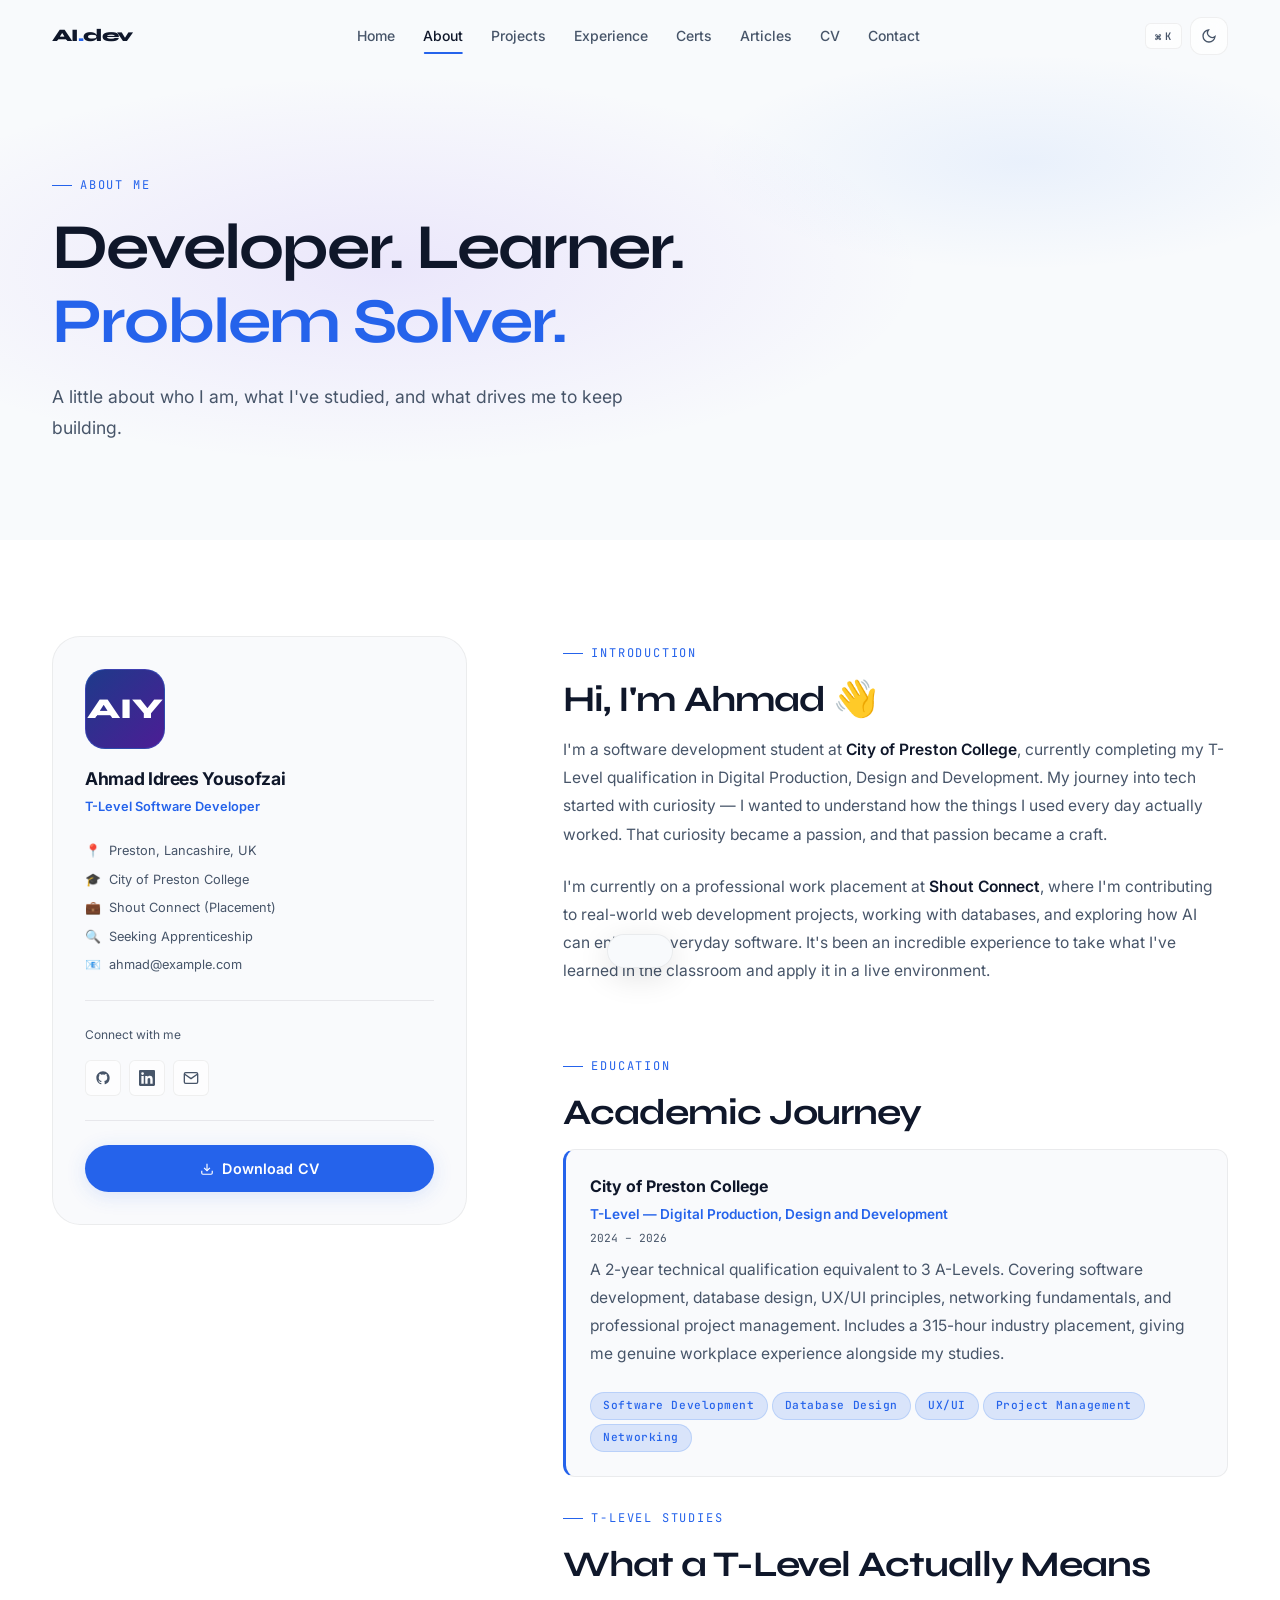
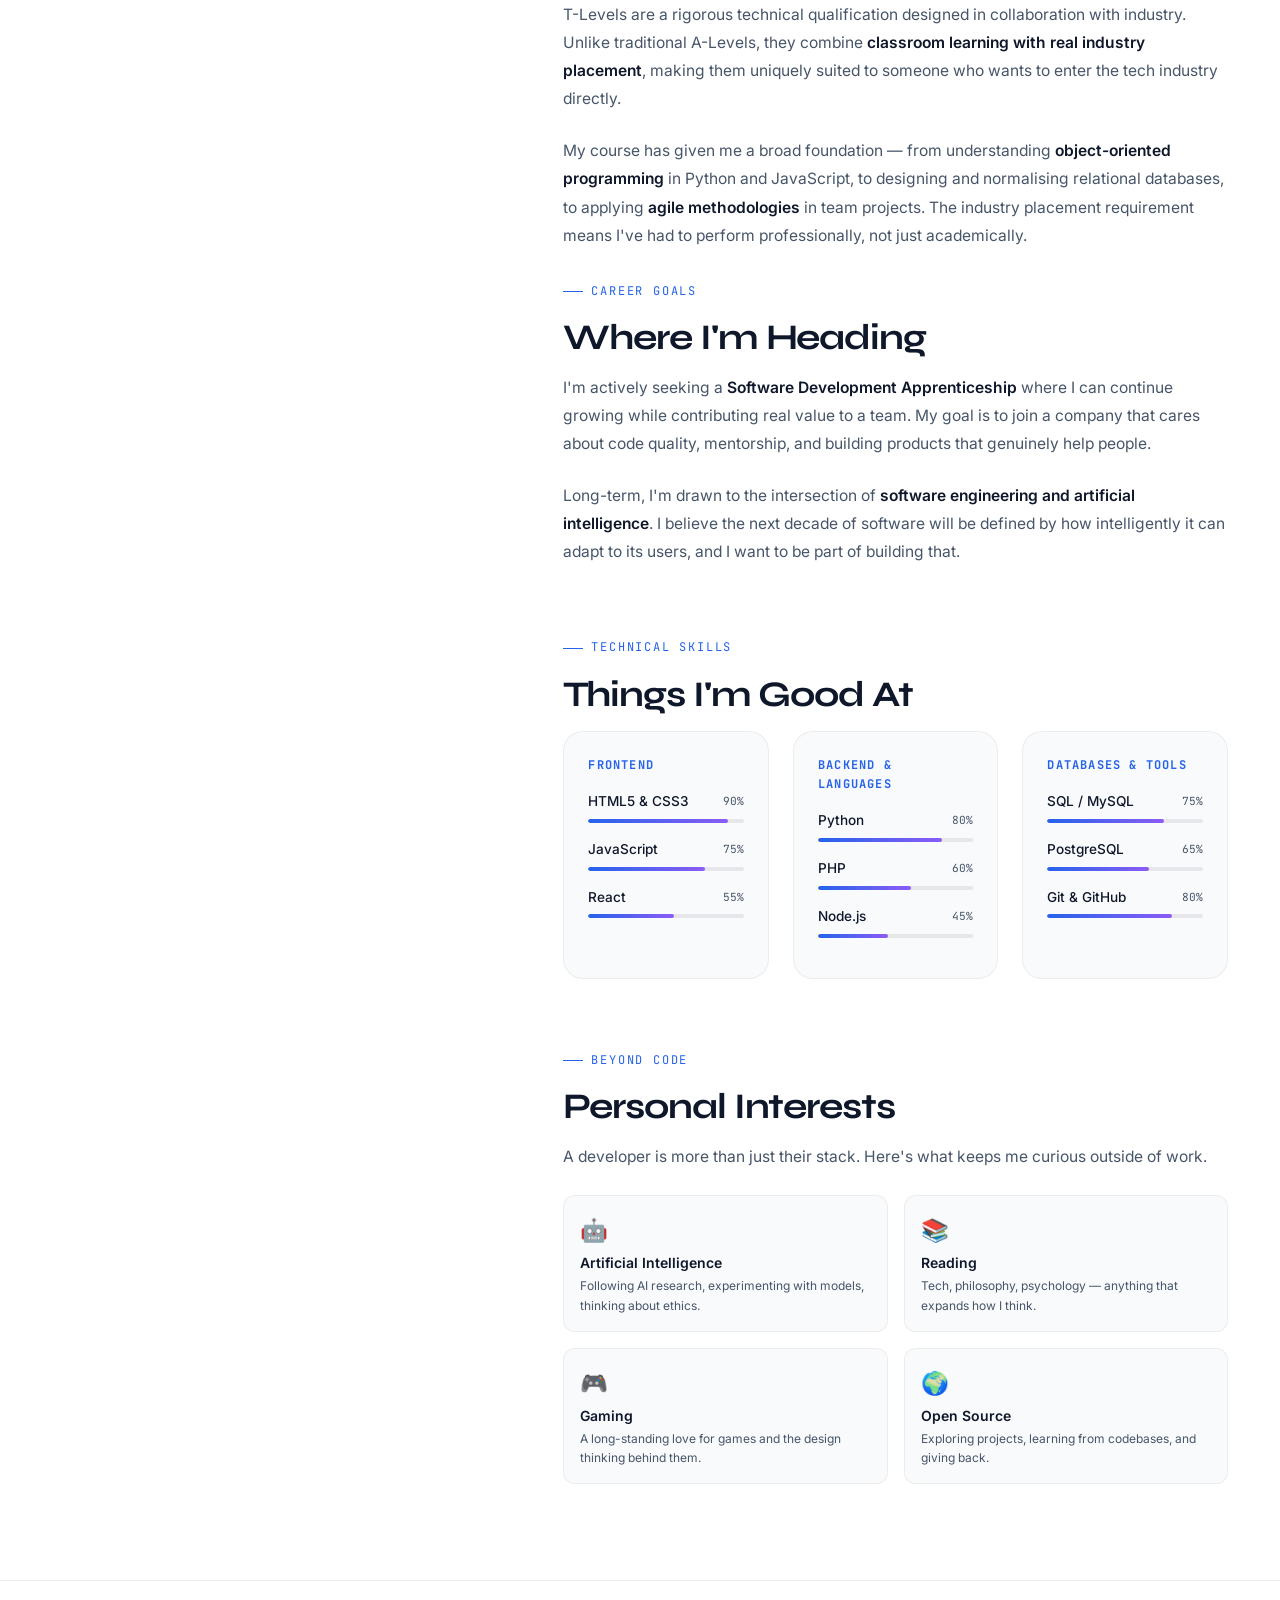
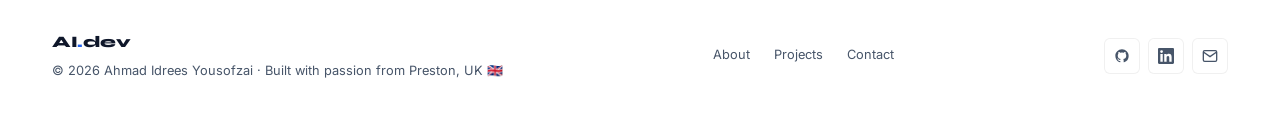
<file: about.html>
<!DOCTYPE html>
<html lang="en" data-theme="dark">
<head>
  <meta charset="UTF-8"/>
  <meta name="viewport" content="width=device-width, initial-scale=1.0"/>
  <meta name="description" content="About Ahmad Idrees Yousofzai — T-Level student, developer, and aspiring software engineer based in Preston, UK."/>
  <title>About — Ahmad Idrees</title>
  <link rel="preconnect" href="https://fonts.googleapis.com"/>
  <link rel="preconnect" href="https://fonts.gstatic.com" crossorigin/>
  <link href="https://fonts.googleapis.com/css2?family=Syne:wght@400;600;700;800&family=Inter:wght@300;400;500;600;700&family=JetBrains+Mono:wght@400;500;600&display=swap" rel="stylesheet"/>
  <link rel="stylesheet" href="assets/css/main.css"/>
  <link rel="stylesheet" href="assets/css/components.css"/>
  <style>
    .hero-gradient-about {
      position: absolute;
      inset: 0;
      background: radial-gradient(ellipse 70% 60% at 30% 50%, rgba(139,92,246,0.12), transparent 60%),
                  radial-gradient(ellipse 50% 40% at 80% 30%, rgba(59,130,246,0.08), transparent 50%);
      pointer-events: none;
    }

    .about-grid {
      display: grid;
      grid-template-columns: 1fr 1.6fr;
      gap: var(--space-4xl);
      align-items: start;
    }

    @media (max-width: 900px) { .about-grid { grid-template-columns: 1fr; } }

    .sidebar-card {
      background: var(--bg-card);
      border: 1px solid var(--glass-border);
      border-radius: var(--radius-xl);
      padding: var(--space-xl);
      backdrop-filter: blur(12px);
      position: sticky;
      top: calc(var(--nav-height) + var(--space-xl));
    }

    .sidebar-avatar {
      width: 80px;
      height: 80px;
      border-radius: var(--radius-lg);
      background: var(--accent-glow);
      border: 1px solid rgba(59,130,246,0.3);
      display: flex;
      align-items: center;
      justify-content: center;
      font-family: var(--font-display);
      font-size: 1.8rem;
      font-weight: 800;
      background: linear-gradient(135deg, #1E3A8A, #4C1D95);
      color: #fff;
      margin-bottom: var(--space-md);
    }

    .sidebar-name {
      font-size: 1.1rem;
      font-weight: 700;
      letter-spacing: -0.02em;
      margin-bottom: 4px;
    }

    .sidebar-role {
      font-size: 0.8rem;
      color: var(--accent);
      font-weight: 600;
      margin-bottom: var(--space-lg);
    }

    .sidebar-info-item {
      display: flex;
      align-items: center;
      gap: var(--space-sm);
      font-size: 0.8rem;
      color: var(--text-secondary);
      margin-bottom: var(--space-sm);
    }

    .sidebar-info-item span:first-child { width: 16px; text-align: center; }

    .sidebar-divider { border: none; border-top: 1px solid var(--border); margin: var(--space-lg) 0; }

    .sidebar-socials { display: flex; gap: var(--space-sm); }

    .about-content h2 {
      font-size: clamp(1.5rem, 3vw, 2.25rem);
      font-weight: 700;
      letter-spacing: -0.03em;
      margin-bottom: var(--space-md);
    }

    .about-content p {
      color: var(--text-secondary);
      line-height: 1.8;
      font-size: 0.975rem;
      margin-bottom: var(--space-lg);
    }

    .about-content p strong { color: var(--text-primary); font-weight: 600; }

    .interests-grid {
      display: grid;
      grid-template-columns: repeat(2, 1fr);
      gap: var(--space-md);
      margin-top: var(--space-lg);
    }

    @media (max-width: 480px) { .interests-grid { grid-template-columns: 1fr; } }

    .interest-card {
      background: var(--bg-card);
      border: 1px solid var(--glass-border);
      border-radius: var(--radius-md);
      padding: var(--space-md);
      backdrop-filter: blur(8px);
      transition: border-color var(--duration-base);
    }

    .interest-card:hover { border-color: var(--border-hover); }
    .interest-icon { font-size: 1.4rem; margin-bottom: var(--space-xs); }
    .interest-title { font-size: 0.875rem; font-weight: 600; }
    .interest-desc  { font-size: 0.75rem; color: var(--text-secondary); margin-top: 2px; }

    .edu-card {
      background: var(--bg-card);
      border: 1px solid var(--glass-border);
      border-left: 3px solid var(--accent);
      border-radius: var(--radius-md);
      padding: var(--space-lg);
      backdrop-filter: blur(8px);
      margin-bottom: var(--space-lg);
    }

    .edu-institution { font-size: 1rem; font-weight: 700; }
    .edu-qual        { color: var(--accent); font-size: 0.85rem; font-weight: 600; margin-top: 4px; }
    .edu-dates       { font-family: var(--font-mono); font-size: 0.7rem; color: var(--text-secondary); margin-top: 4px; }
    .edu-desc        { color: var(--text-secondary); font-size: 0.85rem; line-height: 1.7; margin-top: var(--space-sm); }

    .skills-full-grid {
      display: grid;
      grid-template-columns: repeat(3, 1fr);
      gap: var(--space-lg);
    }

    @media (max-width: 768px) { .skills-full-grid { grid-template-columns: repeat(2, 1fr); } }
    @media (max-width: 480px) { .skills-full-grid { grid-template-columns: 1fr; } }
  </style>
</head>
<body>
  <header id="navbar" role="banner"></header>

  <main id="main-content">

    <!-- Hero -->
    <section class="page-hero" style="background:var(--bg-secondary)">
      <div class="hero-gradient-about page-hero-bg"></div>
      <div class="container page-hero-content">
        <div class="section-label hero-reveal">About Me</div>
        <h1 class="text-headline hero-reveal" style="max-width:700px;margin-bottom:var(--space-lg)" data-delay="80">
          Developer. Learner.<br><span style="color:var(--accent)">Problem Solver.</span>
        </h1>
        <p style="color:var(--text-secondary);font-size:1.1rem;max-width:580px;line-height:1.75" class="hero-reveal" data-delay="160">
          A little about who I am, what I've studied, and what drives me to keep building.
        </p>
      </div>
    </section>

    <!-- Main about content -->
    <section class="section" style="background:var(--bg-primary)">
      <div class="container about-grid">

        <!-- Sidebar -->
        <div class="sidebar-card reveal reveal-left">
          <div class="sidebar-avatar">AIY</div>
          <div class="sidebar-name">Ahmad Idrees Yousofzai</div>
          <div class="sidebar-role">T-Level Software Developer</div>

          <div class="sidebar-info-item">
            <span>📍</span><span>Preston, Lancashire, UK</span>
          </div>
          <div class="sidebar-info-item">
            <span>🎓</span><span>City of Preston College</span>
          </div>
          <div class="sidebar-info-item">
            <span>💼</span><span>Shout Connect (Placement)</span>
          </div>
          <div class="sidebar-info-item">
            <span>🔍</span><span>Seeking Apprenticeship</span>
          </div>
          <div class="sidebar-info-item">
            <span>📧</span><span>ahmad@example.com</span>
          </div>

          <hr class="sidebar-divider"/>
          <p style="font-size:0.75rem;color:var(--text-secondary);margin-bottom:var(--space-md)">Connect with me</p>
          <div class="sidebar-socials">
            <a href="https://github.com/ahmadidrees" target="_blank" rel="noopener" class="social-link" aria-label="GitHub">
              <svg viewBox="0 0 24 24" fill="currentColor"><path d="M12 2C6.477 2 2 6.484 2 12.017c0 4.425 2.865 8.18 6.839 9.504.5.092.682-.217.682-.483 0-.237-.008-.868-.013-1.703-2.782.605-3.369-1.343-3.369-1.343-.454-1.158-1.11-1.466-1.11-1.466-.908-.62.069-.608.069-.608 1.003.07 1.531 1.032 1.531 1.032.892 1.53 2.341 1.088 2.91.832.092-.647.35-1.088.636-1.338-2.22-.253-4.555-1.113-4.555-4.951 0-1.093.39-1.988 1.029-2.688-.103-.253-.446-1.272.098-2.65 0 0 .84-.27 2.75 1.026A9.564 9.564 0 0 1 12 6.844a9.59 9.59 0 0 1 2.504.337c1.909-1.296 2.747-1.027 2.747-1.027.546 1.379.202 2.398.1 2.651.64.7 1.028 1.595 1.028 2.688 0 3.848-2.339 4.695-4.566 4.943.359.309.678.92.678 1.855 0 1.338-.012 2.419-.012 2.747 0 .268.18.58.688.482A10.019 10.019 0 0 0 22 12.017C22 6.484 17.522 2 12 2z"/></svg>
            </a>
            <a href="https://linkedin.com/in/ahmadidrees" target="_blank" rel="noopener" class="social-link" aria-label="LinkedIn">
              <svg viewBox="0 0 24 24" fill="currentColor"><path d="M20.447 20.452h-3.554v-5.569c0-1.328-.027-3.037-1.852-3.037-1.853 0-2.136 1.445-2.136 2.939v5.667H9.351V9h3.414v1.561h.046c.477-.9 1.637-1.85 3.37-1.85 3.601 0 4.267 2.37 4.267 5.455v6.286zM5.337 7.433a2.062 2.062 0 0 1-2.063-2.065 2.064 2.064 0 1 1 2.063 2.065zm1.782 13.019H3.555V9h3.564v11.452zM22.225 0H1.771C.792 0 0 .774 0 1.729v20.542C0 23.227.792 24 1.771 24h20.451C23.2 24 24 23.227 24 22.271V1.729C24 .774 23.2 0 22.222 0h.003z"/></svg>
            </a>
            <a href="mailto:ahmad@example.com" class="social-link" aria-label="Email">
              <svg viewBox="0 0 24 24" fill="none" stroke="currentColor" stroke-width="2"><path d="M4 4h16c1.1 0 2 .9 2 2v12c0 1.1-.9 2-2 2H4c-1.1 0-2-.9-2-2V6c0-1.1.9-2 2-2z"/><polyline points="22,6 12,13 2,6"/></svg>
            </a>
          </div>

          <hr class="sidebar-divider"/>
          <a href="assets/documents/ahmad-idrees-cv.pdf" download class="btn btn-primary" style="width:100%;justify-content:center;margin-top:0">
            <svg width="14" height="14" viewBox="0 0 24 24" fill="none" stroke="currentColor" stroke-width="2"><path d="M21 15v4a2 2 0 0 1-2 2H5a2 2 0 0 1-2-2v-4"/><polyline points="7 10 12 15 17 10"/><line x1="12" y1="15" x2="12" y2="3"/></svg>
            Download CV
          </a>
        </div>

        <!-- Main content -->
        <div class="about-content">

          <!-- Personal intro -->
          <div class="reveal">
            <div class="section-label">Introduction</div>
            <h2>Hi, I'm Ahmad 👋</h2>
            <p>
              I'm a software development student at <strong>City of Preston College</strong>, currently completing my T-Level qualification in Digital Production, Design and Development. My journey into tech started with curiosity — I wanted to understand how the things I used every day actually worked. That curiosity became a passion, and that passion became a craft.
            </p>
            <p>
              I'm currently on a professional work placement at <strong>Shout Connect</strong>, where I'm contributing to real-world web development projects, working with databases, and exploring how AI can enhance everyday software. It's been an incredible experience to take what I've learned in the classroom and apply it in a live environment.
            </p>
          </div>

          <!-- Education -->
          <div class="reveal" style="margin-top:var(--space-3xl)" data-delay="80">
            <div class="section-label">Education</div>
            <h2>Academic Journey</h2>

            <div class="edu-card">
              <div class="edu-institution">City of Preston College</div>
              <div class="edu-qual">T-Level — Digital Production, Design and Development</div>
              <div class="edu-dates">2024 – 2026</div>
              <p class="edu-desc">
                A 2-year technical qualification equivalent to 3 A-Levels. Covering software development, database design, UX/UI principles, networking fundamentals, and professional project management. Includes a 315-hour industry placement, giving me genuine workplace experience alongside my studies.
              </p>
              <div style="display:flex;flex-wrap:wrap;gap:var(--space-xs);margin-top:var(--space-md)">
                <span class="tag">Software Development</span>
                <span class="tag">Database Design</span>
                <span class="tag">UX/UI</span>
                <span class="tag">Project Management</span>
                <span class="tag">Networking</span>
              </div>
            </div>
          </div>

          <!-- T-Level deep dive -->
          <div class="reveal" data-delay="120">
            <div class="section-label">T-Level Studies</div>
            <h2>What a T-Level Actually Means</h2>
            <p>
              T-Levels are a rigorous technical qualification designed in collaboration with industry. Unlike traditional A-Levels, they combine <strong>classroom learning with real industry placement</strong>, making them uniquely suited to someone who wants to enter the tech industry directly.
            </p>
            <p>
              My course has given me a broad foundation — from understanding <strong>object-oriented programming</strong> in Python and JavaScript, to designing and normalising relational databases, to applying <strong>agile methodologies</strong> in team projects. The industry placement requirement means I've had to perform professionally, not just academically.
            </p>
          </div>

          <!-- Career aspirations -->
          <div class="reveal" data-delay="160">
            <div class="section-label">Career Goals</div>
            <h2>Where I'm Heading</h2>
            <p>
              I'm actively seeking a <strong>Software Development Apprenticeship</strong> where I can continue growing while contributing real value to a team. My goal is to join a company that cares about code quality, mentorship, and building products that genuinely help people.
            </p>
            <p>
              Long-term, I'm drawn to the intersection of <strong>software engineering and artificial intelligence</strong>. I believe the next decade of software will be defined by how intelligently it can adapt to its users, and I want to be part of building that.
            </p>
          </div>

          <!-- Skills -->
          <div class="reveal" style="margin-top:var(--space-3xl)" data-delay="100">
            <div class="section-label">Technical Skills</div>
            <h2>Things I'm Good At</h2>
            <div class="skills-full-grid">
              <div class="skills-category">
                <div class="skills-category-title">Frontend</div>
                <div class="skill-item">
                  <div class="skill-header"><span class="skill-name">HTML5 & CSS3</span><span class="skill-level">90%</span></div>
                  <div class="skill-bar-wrap"><div class="skill-bar" data-level="90"></div></div>
                </div>
                <div class="skill-item">
                  <div class="skill-header"><span class="skill-name">JavaScript</span><span class="skill-level">75%</span></div>
                  <div class="skill-bar-wrap"><div class="skill-bar" data-level="75"></div></div>
                </div>
                <div class="skill-item">
                  <div class="skill-header"><span class="skill-name">React</span><span class="skill-level">55%</span></div>
                  <div class="skill-bar-wrap"><div class="skill-bar" data-level="55"></div></div>
                </div>
              </div>
              <div class="skills-category">
                <div class="skills-category-title">Backend & Languages</div>
                <div class="skill-item">
                  <div class="skill-header"><span class="skill-name">Python</span><span class="skill-level">80%</span></div>
                  <div class="skill-bar-wrap"><div class="skill-bar" data-level="80"></div></div>
                </div>
                <div class="skill-item">
                  <div class="skill-header"><span class="skill-name">PHP</span><span class="skill-level">60%</span></div>
                  <div class="skill-bar-wrap"><div class="skill-bar" data-level="60"></div></div>
                </div>
                <div class="skill-item">
                  <div class="skill-header"><span class="skill-name">Node.js</span><span class="skill-level">45%</span></div>
                  <div class="skill-bar-wrap"><div class="skill-bar" data-level="45"></div></div>
                </div>
              </div>
              <div class="skills-category">
                <div class="skills-category-title">Databases & Tools</div>
                <div class="skill-item">
                  <div class="skill-header"><span class="skill-name">SQL / MySQL</span><span class="skill-level">75%</span></div>
                  <div class="skill-bar-wrap"><div class="skill-bar" data-level="75"></div></div>
                </div>
                <div class="skill-item">
                  <div class="skill-header"><span class="skill-name">PostgreSQL</span><span class="skill-level">65%</span></div>
                  <div class="skill-bar-wrap"><div class="skill-bar" data-level="65"></div></div>
                </div>
                <div class="skill-item">
                  <div class="skill-header"><span class="skill-name">Git & GitHub</span><span class="skill-level">80%</span></div>
                  <div class="skill-bar-wrap"><div class="skill-bar" data-level="80"></div></div>
                </div>
              </div>
            </div>
          </div>

          <!-- Interests -->
          <div class="reveal" style="margin-top:var(--space-3xl)" data-delay="120">
            <div class="section-label">Beyond Code</div>
            <h2>Personal Interests</h2>
            <p>A developer is more than just their stack. Here's what keeps me curious outside of work.</p>
            <div class="interests-grid">
              <div class="interest-card">
                <div class="interest-icon">🤖</div>
                <div class="interest-title">Artificial Intelligence</div>
                <div class="interest-desc">Following AI research, experimenting with models, thinking about ethics.</div>
              </div>
              <div class="interest-card">
                <div class="interest-icon">📚</div>
                <div class="interest-title">Reading</div>
                <div class="interest-desc">Tech, philosophy, psychology — anything that expands how I think.</div>
              </div>
              <div class="interest-card">
                <div class="interest-icon">🎮</div>
                <div class="interest-title">Gaming</div>
                <div class="interest-desc">A long-standing love for games and the design thinking behind them.</div>
              </div>
              <div class="interest-card">
                <div class="interest-icon">🌍</div>
                <div class="interest-title">Open Source</div>
                <div class="interest-desc">Exploring projects, learning from codebases, and giving back.</div>
              </div>
            </div>
          </div>

        </div>
      </div>
    </section>

  </main>

  <footer role="contentinfo"></footer>

  <script type="module">
    import { initTheme, initCursor, initScrollProgress, initNavbar, initBackToTop, initReveal, initSkillBars } from './assets/js/main.js';
    import { injectLayout } from './assets/js/layout.js';
    import { initCommandPalette } from './assets/js/command-palette.js';
    import { initHeroReveal, initTilt, initMagneticButtons } from './assets/js/animations.js';

    injectLayout();
    initTheme();
    initNavbar();
    initScrollProgress();
    initBackToTop();
    initCommandPalette();
    initCursor();
    initHeroReveal();
    initReveal();
    initSkillBars();
    initTilt();
    initMagneticButtons();
  </script>
</body>
</html>
</file>
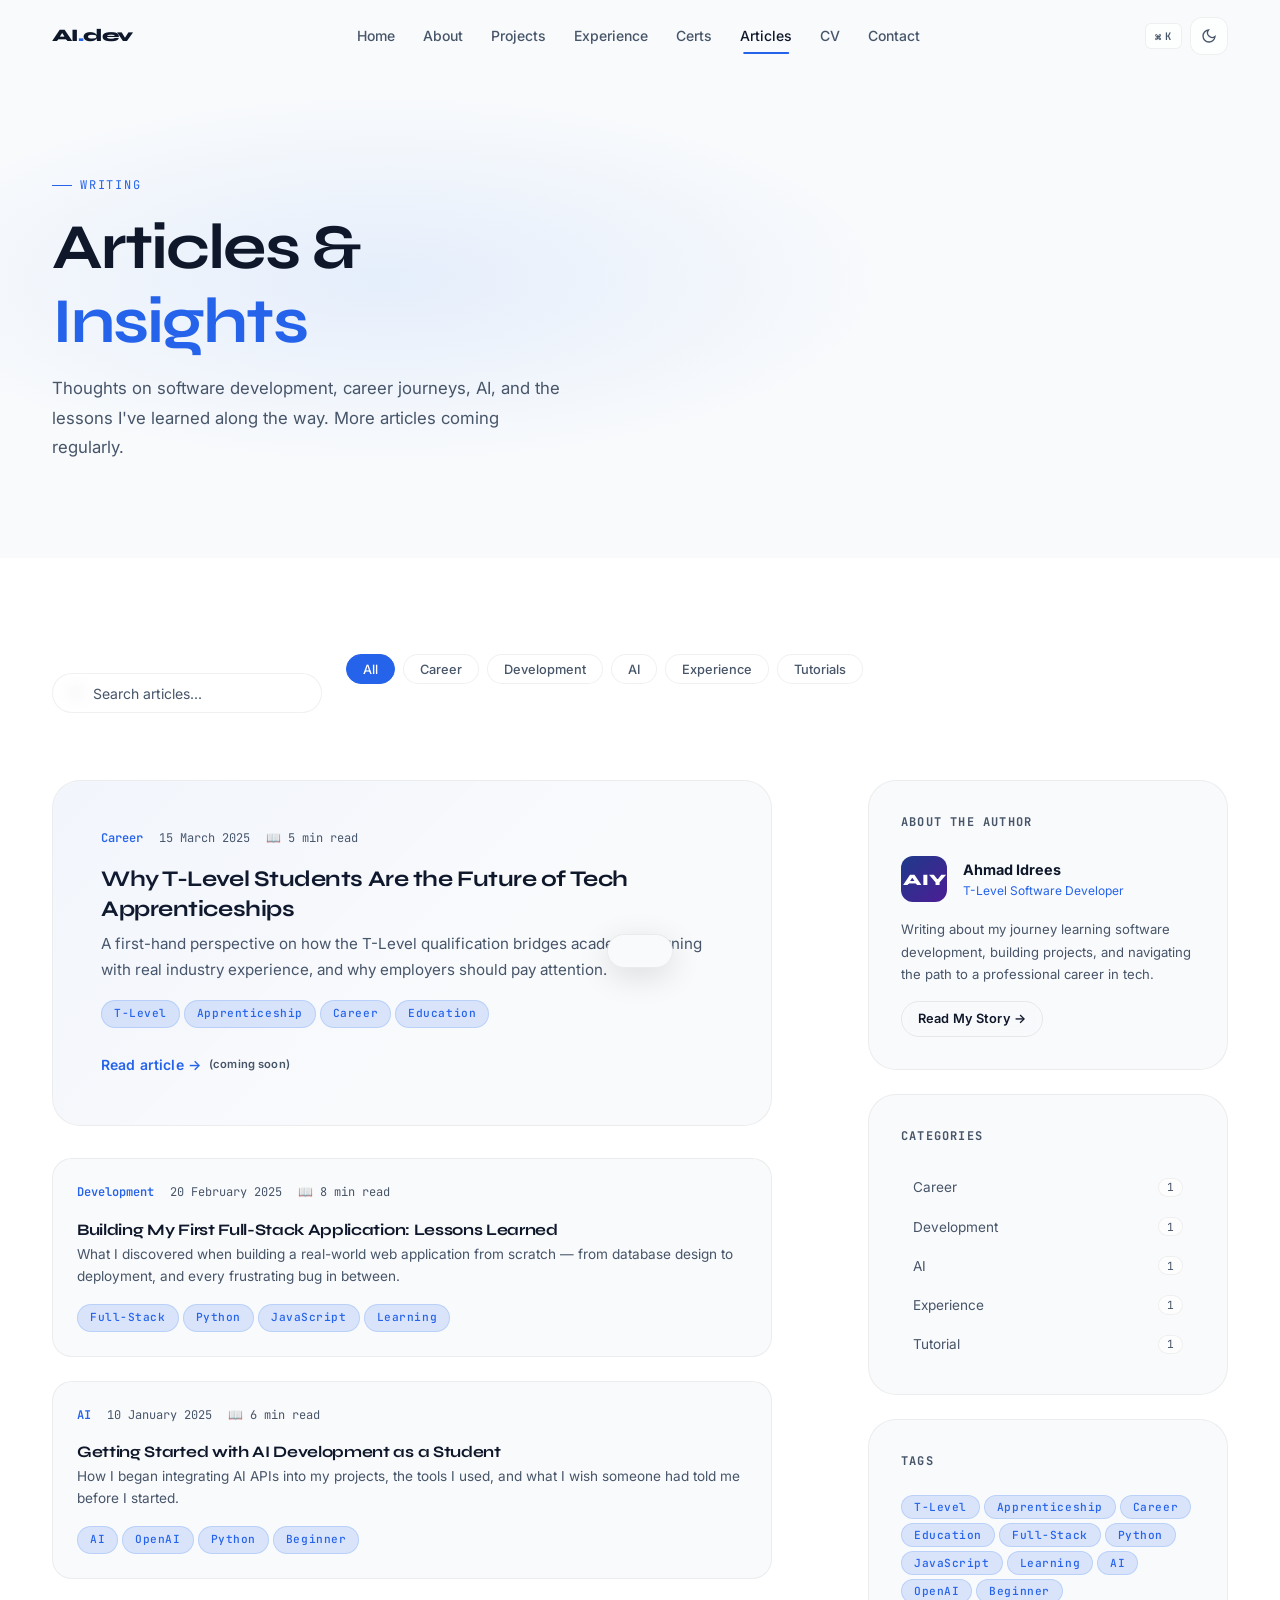
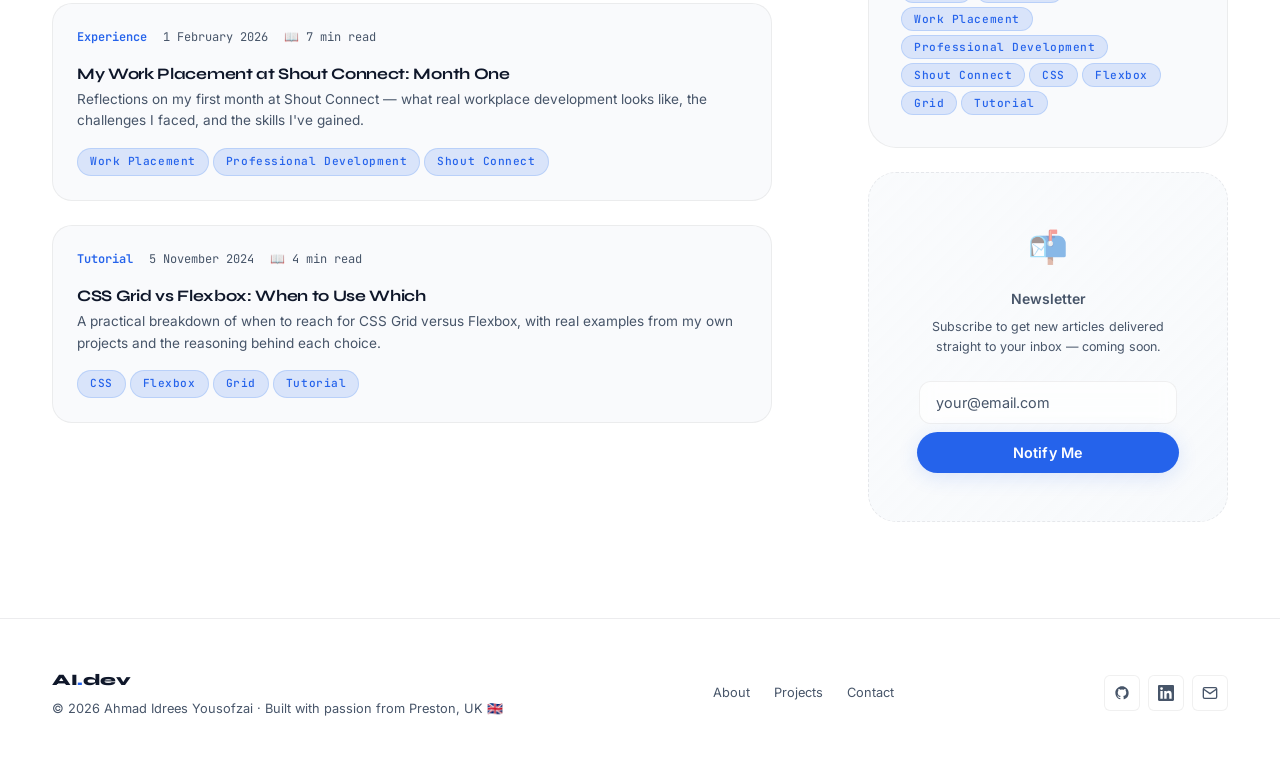
<file: articles.html>
<!DOCTYPE html>
<html lang="en" data-theme="dark">
<head>
  <meta charset="UTF-8"/>
  <meta name="viewport" content="width=device-width, initial-scale=1.0"/>
  <meta name="description" content="Articles and writing by Ahmad Idrees Yousofzai — career advice, development tutorials and tech insights."/>
  <title>Articles — Ahmad Idrees</title>
  <link rel="preconnect" href="https://fonts.googleapis.com"/>
  <link rel="preconnect" href="https://fonts.gstatic.com" crossorigin/>
  <link href="https://fonts.googleapis.com/css2?family=Syne:wght@400;600;700;800&family=Inter:wght@300;400;500;600;700&family=JetBrains+Mono:wght@400;500;600&display=swap" rel="stylesheet"/>
  <link rel="stylesheet" href="assets/css/main.css"/>
  <link rel="stylesheet" href="assets/css/themes.css"/>
  <link rel="stylesheet" href="assets/css/animations.css"/>
  <link rel="stylesheet" href="assets/css/components.css"/>
  <style>
    .articles-layout {
      display: grid;
      grid-template-columns: 2fr 1fr;
      gap: var(--space-4xl);
      align-items: start;
    }

    @media (max-width: 960px) { .articles-layout { grid-template-columns: 1fr; } }

    /* Featured article (first card is bigger) */
    .article-card-featured {
      background: var(--bg-card);
      border: 1px solid var(--glass-border);
      border-radius: var(--radius-xl);
      padding: var(--space-2xl);
      backdrop-filter: blur(12px);
      transition: all var(--duration-base) var(--ease-smooth);
      cursor: none;
      margin-bottom: var(--space-xl);
      position: relative;
      overflow: hidden;
    }

    .article-card-featured::before {
      content: '';
      position: absolute;
      inset: 0;
      background: linear-gradient(135deg, rgba(59,130,246,0.04), transparent 60%);
      pointer-events: none;
    }

    .article-card-featured:hover {
      border-color: var(--border-hover);
      box-shadow: var(--shadow-glow), var(--shadow-md);
      transform: translateY(-4px);
    }

    .article-card-featured .article-title {
      font-size: 1.4rem;
      font-weight: 700;
      letter-spacing: -0.02em;
      line-height: 1.3;
      margin-bottom: var(--space-sm);
    }

    .article-card-featured .article-excerpt {
      font-size: 0.95rem;
      line-height: 1.75;
    }

    .article-list { display: flex; flex-direction: column; gap: var(--space-lg); }

    .article-card {
      background: var(--bg-card);
      border: 1px solid var(--glass-border);
      border-radius: var(--radius-lg);
      padding: var(--space-lg);
      backdrop-filter: blur(12px);
      transition: all var(--duration-base) var(--ease-smooth);
      cursor: none;
    }

    .article-card:hover {
      border-color: var(--border-hover);
      box-shadow: var(--shadow-glow), var(--shadow-md);
      transform: translateY(-3px);
    }

    .article-card .article-title {
      font-size: 1rem;
      font-weight: 700;
      line-height: 1.35;
      margin-bottom: var(--space-xs);
      transition: color var(--duration-fast);
    }

    .article-card:hover .article-title,
    .article-card-featured:hover .article-title { color: var(--accent); }

    /* Sidebar */
    .sidebar-widget {
      background: var(--bg-card);
      border: 1px solid var(--glass-border);
      border-radius: var(--radius-xl);
      padding: var(--space-xl);
      backdrop-filter: blur(12px);
      margin-bottom: var(--space-lg);
    }

    .sidebar-widget-title {
      font-size: 0.75rem;
      font-weight: 700;
      letter-spacing: 0.1em;
      text-transform: uppercase;
      color: var(--text-secondary);
      font-family: var(--font-mono);
      margin-bottom: var(--space-lg);
    }

    .category-list { display: flex; flex-direction: column; gap: var(--space-xs); }

    .category-link {
      display: flex;
      align-items: center;
      justify-content: space-between;
      padding: 0.5rem 0.75rem;
      border-radius: var(--radius-sm);
      font-size: 0.85rem;
      color: var(--text-secondary);
      transition: all var(--duration-fast);
      cursor: none;
    }

    .category-link:hover, .category-link.active {
      background: var(--accent-glow);
      color: var(--accent);
    }

    .category-count {
      font-family: var(--font-mono);
      font-size: 0.7rem;
      background: var(--glass);
      border: 1px solid var(--glass-border);
      border-radius: var(--radius-full);
      padding: 0.1rem 0.5rem;
    }

    .tag-cloud { display: flex; flex-wrap: wrap; gap: var(--space-xs); }

    .coming-soon-card {
      background: linear-gradient(135deg, var(--bg-card), var(--bg-secondary));
      border: 1px dashed var(--border);
      border-radius: var(--radius-xl);
      padding: var(--space-2xl);
      text-align: center;
      color: var(--text-secondary);
    }

    .coming-soon-icon { font-size: 2rem; margin-bottom: var(--space-md); opacity: 0.5; }

    @keyframes articleIn {
      from { opacity:0; transform:translateY(16px); }
      to   { opacity:1; transform:none; }
    }
  </style>
</head>
<body>
  <header id="navbar" role="banner"></header>

  <main id="main-content">

    <!-- Hero -->
    <section class="page-hero" style="background:var(--bg-secondary)">
      <div class="page-hero-bg" style="background:radial-gradient(ellipse 65% 55% at 30% 50%, rgba(59,130,246,0.1), transparent 60%)"></div>
      <div class="container page-hero-content">
        <div class="section-label hero-reveal">Writing</div>
        <h1 class="text-headline hero-reveal" data-delay="80">
          Articles &<br><span style="color:var(--accent)">Insights</span>
        </h1>
        <p style="color:var(--text-secondary);font-size:1.05rem;max-width:520px;line-height:1.75;margin-top:var(--space-md)" class="hero-reveal" data-delay="160">
          Thoughts on software development, career journeys, AI, and the lessons I've learned along the way. More articles coming regularly.
        </p>
      </div>
    </section>

    <!-- Content -->
    <section class="section" style="background:var(--bg-primary)">
      <div class="container">

        <!-- Search + filter bar -->
        <div style="display:flex;flex-wrap:wrap;align-items:center;gap:var(--space-lg);margin-bottom:var(--space-2xl)">
          <div class="search-wrap" style="max-width:340px">
            <svg class="search-icon" width="16" height="16" viewBox="0 0 24 24" fill="none" stroke="currentColor" stroke-width="2" aria-hidden="true">
              <circle cx="11" cy="11" r="8"/><line x1="21" y1="21" x2="16.65" y2="16.65"/>
            </svg>
            <input type="search" class="search-input" id="article-search" placeholder="Search articles..." aria-label="Search articles"/>
          </div>
          <div class="filter-tabs" id="article-filters" role="group" aria-label="Filter by category">
            <button class="filter-tab active" data-filter="all">All</button>
            <button class="filter-tab" data-filter="Career">Career</button>
            <button class="filter-tab" data-filter="Development">Development</button>
            <button class="filter-tab" data-filter="AI">AI</button>
            <button class="filter-tab" data-filter="Experience">Experience</button>
            <button class="filter-tab" data-filter="Tutorial">Tutorials</button>
          </div>
        </div>

        <div class="articles-layout">
          <!-- Main feed -->
          <div>
            <div id="featured-article-slot"></div>
            <div class="article-list" id="articles-list" aria-label="Articles" aria-live="polite"></div>
          </div>

          <!-- Sidebar -->
          <aside>
            <!-- About blurb -->
            <div class="sidebar-widget reveal reveal-right">
              <div class="sidebar-widget-title">About the Author</div>
              <div style="display:flex;align-items:center;gap:var(--space-md);margin-bottom:var(--space-md)">
                <div style="width:46px;height:46px;border-radius:var(--radius-md);background:linear-gradient(135deg,#1E3A8A,#4C1D95);display:flex;align-items:center;justify-content:center;font-family:var(--font-display);font-weight:800;font-size:1rem;color:#fff;flex-shrink:0">AIY</div>
                <div>
                  <div style="font-size:.9rem;font-weight:700">Ahmad Idrees</div>
                  <div style="font-size:.75rem;color:var(--accent)">T-Level Software Developer</div>
                </div>
              </div>
              <p style="font-size:.82rem;color:var(--text-secondary);line-height:1.7">Writing about my journey learning software development, building projects, and navigating the path to a professional career in tech.</p>
              <div style="margin-top:var(--space-md)">
                <a href="about.html" class="btn btn-outline" style="font-size:.8rem;padding:.4rem 1rem">Read My Story →</a>
              </div>
            </div>

            <!-- Categories -->
            <div class="sidebar-widget reveal reveal-right" data-delay="80">
              <div class="sidebar-widget-title">Categories</div>
              <div class="category-list" id="category-list"></div>
            </div>

            <!-- Tags -->
            <div class="sidebar-widget reveal reveal-right" data-delay="160">
              <div class="sidebar-widget-title">Tags</div>
              <div class="tag-cloud" id="tag-cloud"></div>
            </div>

            <!-- Newsletter placeholder -->
            <div class="coming-soon-card reveal reveal-right" data-delay="240">
              <div class="coming-soon-icon">📬</div>
              <p style="font-size:.875rem;font-weight:600;margin-bottom:.4rem">Newsletter</p>
              <p style="font-size:.78rem;line-height:1.6">Subscribe to get new articles delivered straight to your inbox — coming soon.</p>
              <div style="margin-top:var(--space-lg)">
                <input type="email" class="form-input" placeholder="your@email.com" aria-label="Email for newsletter" style="margin-bottom:var(--space-sm)"/>
                <button class="btn btn-primary" style="width:100%" onclick="showNotify()">Notify Me</button>
              </div>
            </div>

          </aside>
        </div>

      </div>
    </section>

  </main>

  <footer role="contentinfo"></footer>

  <script type="module">
    import { initScrollProgress, initNavbar, initBackToTop, initReveal, fetchData, debounce, showToast } from './assets/js/main.js';
    import { injectLayout } from './assets/js/layout.js';
    import { initCursor } from './assets/js/cursor.js';
    import { initTheme } from './assets/js/theme.js';
    import { initCommandPalette } from './assets/js/command-palette.js';
    import { initHeroReveal, initTilt } from './assets/js/animations.js';

    injectLayout();
    initTheme();
    initNavbar();
    initScrollProgress();
    initBackToTop();
    initCommandPalette();
    initCursor();
    initHeroReveal();
    initReveal();
    initTilt();

    let allArticles = [];
    let activeFilter = 'all';
    let searchQuery  = '';

    window.showNotify = () => showToast('📬 You\'ll be notified when the newsletter launches!');

    async function init() {
      allArticles = await fetchData('assets/data/articles.json') || [];
      renderCategoryList();
      renderTagCloud();
      render();
    }

    function render() {
      const featuredSlot = document.getElementById('featured-article-slot');
      const list         = document.getElementById('articles-list');
      if (!list) return;

      let filtered = allArticles;
      if (activeFilter !== 'all') filtered = filtered.filter(a => a.category === activeFilter);
      if (searchQuery) {
        const q = searchQuery.toLowerCase();
        filtered = filtered.filter(a =>
          a.title.toLowerCase().includes(q) ||
          a.excerpt.toLowerCase().includes(q) ||
          a.tags.some(t => t.toLowerCase().includes(q))
        );
      }

      if (!filtered.length) {
        featuredSlot.innerHTML = '';
        list.innerHTML = `<div style="text-align:center;padding:3rem;color:var(--text-secondary)"><div style="font-size:2.5rem;margin-bottom:1rem">🔍</div><p>No articles match your search.</p></div>`;
        return;
      }

      const [first, ...rest] = filtered;

      // Featured card
      if (featuredSlot) {
        featuredSlot.innerHTML = `
          <article class="article-card-featured reveal" aria-label="${first.title}">
            <div class="article-meta">
              <span class="article-category">${first.category}</span>
              <span>${formatDate(first.date)}</span>
              <span>📖 ${first.readTime} min read</span>
            </div>
            <h2 class="article-title">${first.title}</h2>
            <p class="article-excerpt">${first.excerpt}</p>
            <div class="article-tags" style="margin-top:var(--space-md)">
              ${first.tags.map(t => `<span class="tag">${t}</span>`).join('')}
            </div>
            <div style="margin-top:var(--space-lg)">
              <span class="btn btn-ghost" style="padding:0;color:var(--accent);font-size:.875rem">Read article → <em style="font-style:normal;font-size:.7rem;color:var(--text-secondary)">(coming soon)</em></span>
            </div>
          </article>
        `;
      }

      list.innerHTML = rest.map((a, i) => `
        <article class="article-card reveal" data-delay="${i * 60}" aria-label="${a.title}" style="animation:articleIn .4s ${i*60}ms ease both">
          <div class="article-meta">
            <span class="article-category">${a.category}</span>
            <span>${formatDate(a.date)}</span>
            <span>📖 ${a.readTime} min read</span>
          </div>
          <h2 class="article-title">${a.title}</h2>
          <p class="article-excerpt">${a.excerpt}</p>
          <div class="article-tags">
            ${a.tags.map(t => `<span class="tag">${t}</span>`).join('')}
          </div>
        </article>
      `).join('');

      initReveal();
    }

    function renderCategoryList() {
      const categories = {};
      allArticles.forEach(a => { categories[a.category] = (categories[a.category] || 0) + 1; });
      const list = document.getElementById('category-list');
      if (!list) return;
      list.innerHTML = Object.entries(categories).map(([cat, count]) => `
        <button class="category-link" data-cat="${cat}">
          <span>${cat}</span>
          <span class="category-count">${count}</span>
        </button>
      `).join('');
      list.querySelectorAll('.category-link').forEach(btn => {
        btn.addEventListener('click', () => {
          // sync with main filter tabs
          const filterTab = document.querySelector(`.filter-tab[data-filter="${btn.dataset.cat}"]`);
          filterTab?.click();
          list.querySelectorAll('.category-link').forEach(b => b.classList.remove('active'));
          btn.classList.add('active');
        });
      });
    }

    function renderTagCloud() {
      const tags = new Set();
      allArticles.forEach(a => a.tags.forEach(t => tags.add(t)));
      const cloud = document.getElementById('tag-cloud');
      if (!cloud) return;
      cloud.innerHTML = [...tags].map(t => `
        <button class="tag" style="cursor:pointer" onclick="filterByTag('${t}')">${t}</button>
      `).join('');
    }

    window.filterByTag = (tag) => {
      const q = document.getElementById('article-search');
      if (q) { q.value = tag; searchQuery = tag; render(); }
    };

    document.getElementById('article-filters')?.addEventListener('click', e => {
      const tab = e.target.closest('.filter-tab');
      if (!tab) return;
      document.querySelectorAll('.filter-tab').forEach(t => t.classList.remove('active'));
      tab.classList.add('active');
      activeFilter = tab.dataset.filter;
      render();
    });

    document.getElementById('article-search')?.addEventListener('input', debounce(e => {
      searchQuery = e.target.value.trim();
      render();
    }, 200));

    function formatDate(str) {
      return new Date(str).toLocaleDateString('en-GB', { day: 'numeric', month: 'long', year: 'numeric' });
    }


    init();
  </script>
</body>
</html>
</file>
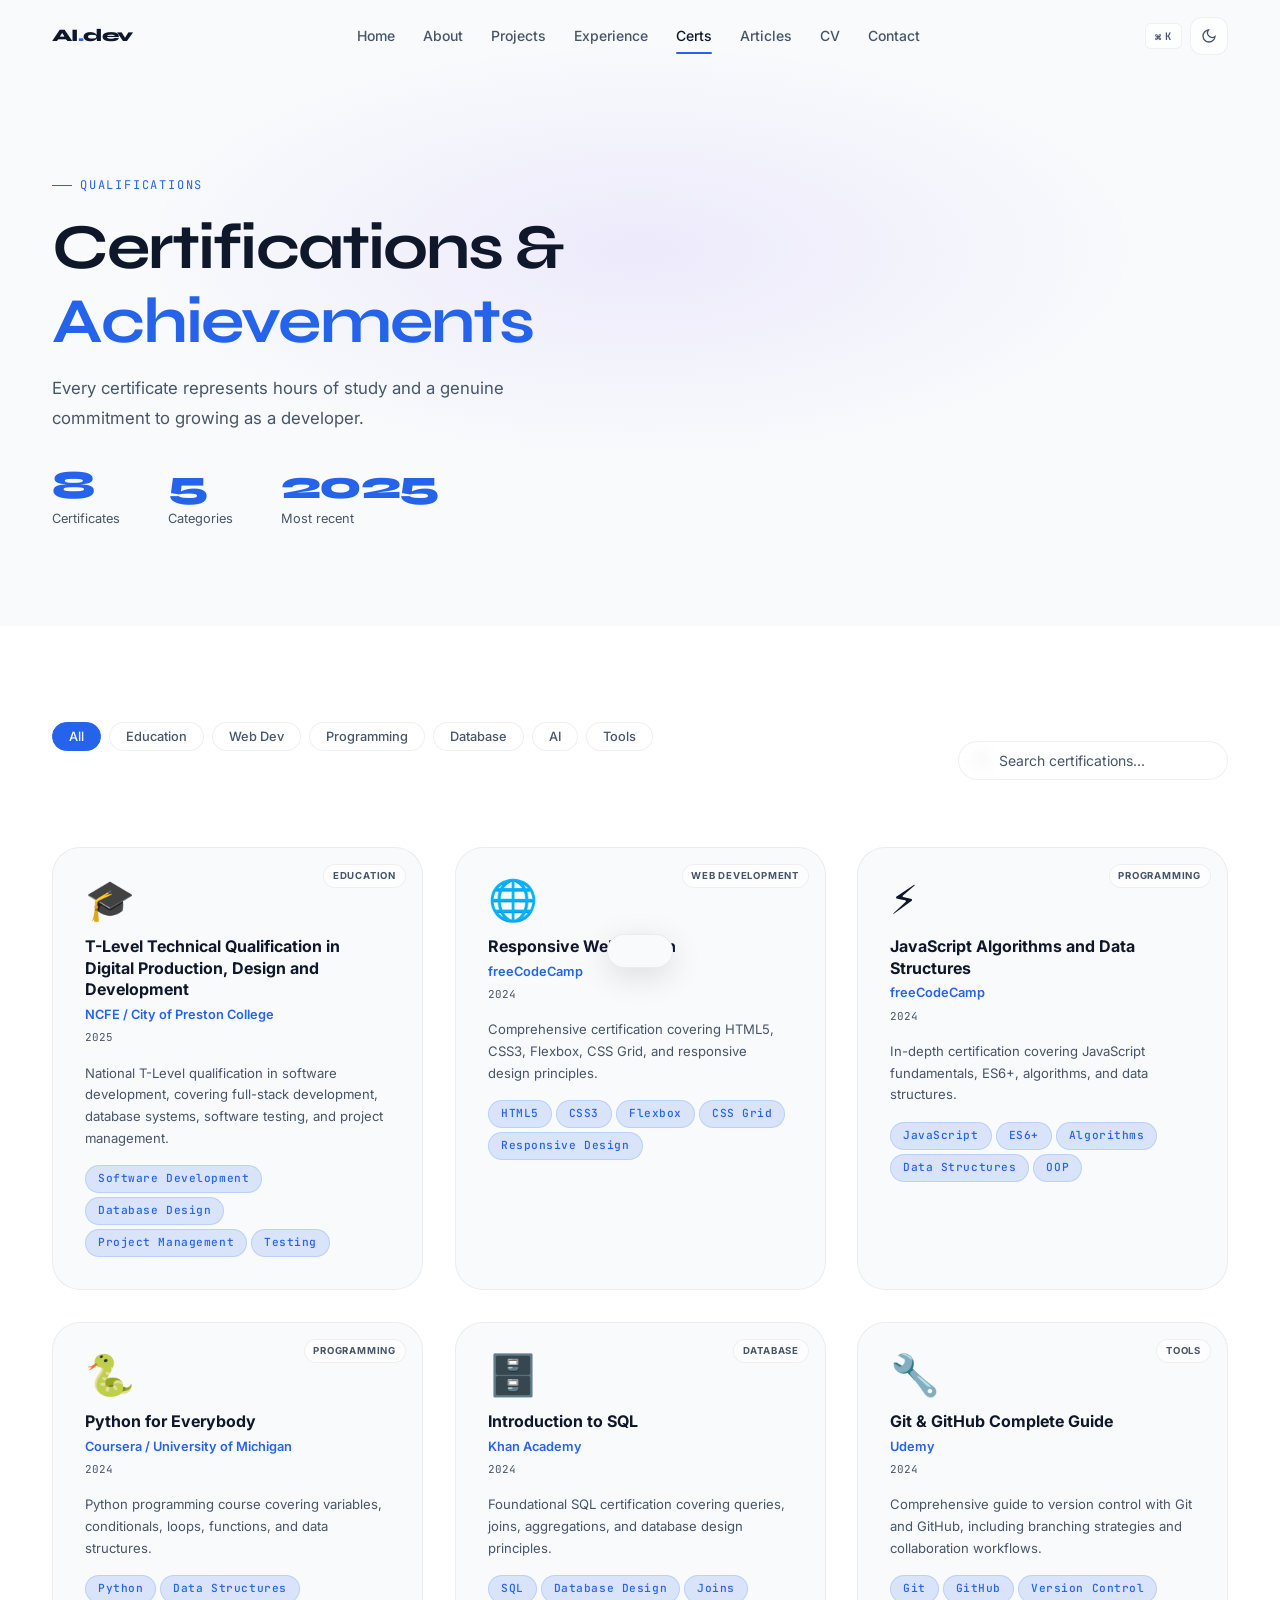
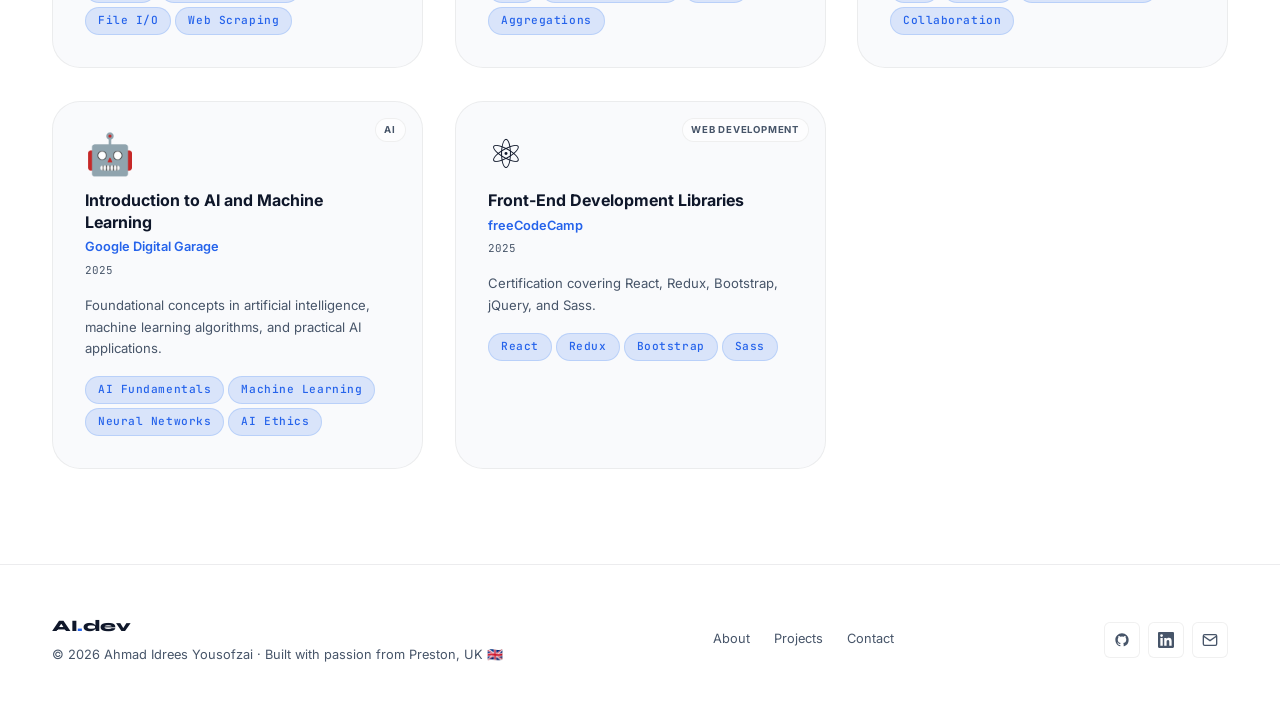
<file: certifications.html>
<!DOCTYPE html>
<html lang="en" data-theme="dark">
<head>
  <meta charset="UTF-8"/>
  <meta name="viewport" content="width=device-width, initial-scale=1.0"/>
  <meta name="description" content="Certifications and qualifications earned by Ahmad Idrees Yousofzai."/>
  <title>Certifications — Ahmad Idrees</title>
  <link rel="preconnect" href="https://fonts.googleapis.com"/>
  <link rel="preconnect" href="https://fonts.gstatic.com" crossorigin/>
  <link href="https://fonts.googleapis.com/css2?family=Syne:wght@400;600;700;800&family=Inter:wght@300;400;500;600;700&family=JetBrains+Mono:wght@400;500;600&display=swap" rel="stylesheet"/>
  <link rel="stylesheet" href="assets/css/main.css"/>
  <link rel="stylesheet" href="assets/css/components.css"/>
  <style>
    .certs-grid {
      display: grid;
      grid-template-columns: repeat(3, 1fr);
      gap: var(--space-xl);
    }

    @media (max-width: 1024px) { .certs-grid { grid-template-columns: repeat(2,1fr); } }
    @media (max-width: 640px)  { .certs-grid { grid-template-columns: 1fr; } }

    .cert-card-full {
      background: var(--bg-card);
      border: 1px solid var(--glass-border);
      border-radius: var(--radius-xl);
      padding: var(--space-xl);
      backdrop-filter: blur(12px);
      transition: all var(--duration-base) var(--ease-smooth);
      cursor: none;
      position: relative;
      overflow: hidden;
    }

    .cert-card-full::before {
      content: '';
      position: absolute;
      top: 0; left: 0; right: 0;
      height: 3px;
      background: linear-gradient(90deg, var(--accent), #8B5CF6);
      opacity: 0;
      transition: opacity var(--duration-base);
    }

    .cert-card-full:hover {
      border-color: var(--border-hover);
      box-shadow: var(--shadow-glow), var(--shadow-md);
      transform: translateY(-4px);
    }

    .cert-card-full:hover::before { opacity: 1; }

    .cert-card-icon { font-size: 2.5rem; margin-bottom: var(--space-md); line-height: 1; }
    .cert-card-title { font-size: 1rem; font-weight: 700; line-height: 1.35; margin-bottom: var(--space-xs); }
    .cert-card-issuer { font-size: 0.8rem; color: var(--accent); font-weight: 600; }
    .cert-card-date { font-family: var(--font-mono); font-size: 0.68rem; color: var(--text-secondary); margin-top: 4px; }
    .cert-card-desc { font-size: 0.82rem; color: var(--text-secondary); line-height: 1.65; margin-top: var(--space-md); }
    .cert-card-skills { display: flex; flex-wrap: wrap; gap: var(--space-xs); margin-top: var(--space-md); }

    .cert-category-badge {
      position: absolute;
      top: var(--space-md);
      right: var(--space-md);
      font-size: 0.6rem;
      font-weight: 700;
      letter-spacing: 0.08em;
      text-transform: uppercase;
      padding: 0.2rem 0.55rem;
      border-radius: var(--radius-full);
      background: var(--glass);
      border: 1px solid var(--glass-border);
      color: var(--text-secondary);
    }

    .modal-cert-icon { font-size: 3rem; margin-bottom: var(--space-md); }
    .modal-cert-title { font-size: 1.2rem; font-weight: 700; line-height: 1.3; }
    .modal-cert-issuer { color: var(--accent); font-weight: 600; margin-top: 4px; }
    .modal-cert-date   { font-family: var(--font-mono); font-size: 0.7rem; color: var(--text-secondary); margin-top: 4px; margin-bottom: var(--space-md); }
    .modal-cert-desc   { color: var(--text-secondary); font-size: 0.875rem; line-height: 1.75; }
    .modal-cert-skills { display: flex; flex-wrap: wrap; gap: var(--space-xs); margin-top: var(--space-lg); }

    @keyframes certIn {
      from { opacity:0; transform:translateY(20px) scale(0.98); }
      to   { opacity:1; transform:none; }
    }

    .cert-card-full { animation: certIn 0.4s ease both; }
  </style>
</head>
<body>
  <header id="navbar" role="banner"></header>

  <main id="main-content">

    <!-- Hero -->
    <section class="page-hero" style="background:var(--bg-secondary)">
      <div class="page-hero-bg" style="background:radial-gradient(ellipse 65% 55% at 50% 40%, rgba(139,92,246,0.1), transparent 60%)"></div>
      <div class="container page-hero-content">
        <div class="section-label hero-reveal">Qualifications</div>
        <h1 class="text-headline hero-reveal" data-delay="80">
          Certifications &<br><span style="color:var(--accent)">Achievements</span>
        </h1>
        <p style="color:var(--text-secondary);font-size:1.05rem;max-width:520px;line-height:1.75;margin-top:var(--space-md)" class="hero-reveal" data-delay="160">
          Every certificate represents hours of study and a genuine commitment to growing as a developer.
        </p>
        <div class="stats-row hero-reveal" style="margin-top:var(--space-xl)" data-delay="240">
          <div class="stat-item">
            <div class="stat-number"><span data-count="8">0</span></div>
            <div class="stat-label">Certificates</div>
          </div>
          <div class="stat-item">
            <div class="stat-number"><span data-count="5">0</span></div>
            <div class="stat-label">Categories</div>
          </div>
          <div class="stat-item">
            <div class="stat-number"><span data-count="2025">0</span></div>
            <div class="stat-label">Most recent</div>
          </div>
        </div>
      </div>
    </section>

    <!-- Certs content -->
    <section class="section" style="background:var(--bg-primary)">
      <div class="container">
        <!-- Controls -->
        <div style="display:flex;flex-wrap:wrap;justify-content:space-between;align-items:center;gap:var(--space-lg);margin-bottom:var(--space-2xl)">
          <div class="filter-tabs" id="cert-filters" role="group" aria-label="Filter by category">
            <button class="filter-tab active" data-filter="all">All</button>
            <button class="filter-tab" data-filter="Education">Education</button>
            <button class="filter-tab" data-filter="Web Development">Web Dev</button>
            <button class="filter-tab" data-filter="Programming">Programming</button>
            <button class="filter-tab" data-filter="Database">Database</button>
            <button class="filter-tab" data-filter="AI">AI</button>
            <button class="filter-tab" data-filter="Tools">Tools</button>
          </div>
          <div class="search-wrap">
            <svg class="search-icon" width="16" height="16" viewBox="0 0 24 24" fill="none" stroke="currentColor" stroke-width="2" aria-hidden="true">
              <circle cx="11" cy="11" r="8"/><line x1="21" y1="21" x2="16.65" y2="16.65"/>
            </svg>
            <input type="search" class="search-input" id="cert-search" placeholder="Search certifications..." aria-label="Search certifications"/>
          </div>
        </div>

        <div class="certs-grid" id="certs-grid" aria-label="Certifications" aria-live="polite"></div>
      </div>
    </section>

  </main>

  <!-- Modal -->
  <div class="modal-overlay" id="cert-modal" role="dialog" aria-modal="true" aria-label="Certification detail">
    <div class="modal">
      <div class="modal-header">
        <h2 style="font-size:1rem;font-weight:700">Certificate Detail</h2>
        <button class="modal-close btn-icon" id="modal-close-btn" aria-label="Close">
          <svg width="16" height="16" viewBox="0 0 24 24" fill="none" stroke="currentColor" stroke-width="2"><line x1="18" y1="6" x2="6" y2="18"/><line x1="6" y1="6" x2="18" y2="18"/></svg>
        </button>
      </div>
      <div class="modal-body" id="modal-body"></div>
    </div>
  </div>

  <footer role="contentinfo"></footer>

  <script type="module">
    import { initTheme, initCursor, initScrollProgress, initNavbar, initBackToTop, fetchData, debounce } from './assets/js/main.js';
    import { injectLayout } from './assets/js/layout.js';
    import { initCommandPalette } from './assets/js/command-palette.js';
    import { initHeroReveal, initCounters } from './assets/js/animations.js';

    injectLayout();
    initTheme();
    initNavbar();
    initScrollProgress();
    initBackToTop();
    initCommandPalette();
    initCursor();
    initHeroReveal();
    initCounters();

    let allCerts = [];
    let activeFilter = 'all';
    let searchQuery  = '';

    async function init() {
      allCerts = await fetchData('assets/data/certifications.json') || [];
      render();
    }

    function render() {
      const grid = document.getElementById('certs-grid');
      if (!grid) return;

      let filtered = allCerts;
      if (activeFilter !== 'all') filtered = filtered.filter(c => c.category === activeFilter);
      if (searchQuery) {
        const q = searchQuery.toLowerCase();
        filtered = filtered.filter(c =>
          c.title.toLowerCase().includes(q) ||
          c.issuer.toLowerCase().includes(q) ||
          c.skills.some(s => s.toLowerCase().includes(q))
        );
      }

      if (!filtered.length) {
        grid.innerHTML = `<div style="grid-column:1/-1;text-align:center;padding:3rem;color:var(--text-secondary)"><div style="font-size:2.5rem;margin-bottom:1rem">🔍</div><p>No certifications match your search.</p></div>`;
        return;
      }

      grid.innerHTML = filtered.map((c, i) => `
        <div class="cert-card-full" data-id="${c.id}" style="animation-delay:${i*60}ms" role="button" tabindex="0" aria-label="View ${c.title} details">
          <span class="cert-category-badge">${c.category}</span>
          <div class="cert-card-icon" aria-hidden="true">${c.icon}</div>
          <div class="cert-card-title">${c.title}</div>
          <div class="cert-card-issuer">${c.issuer}</div>
          <div class="cert-card-date">${c.date}</div>
          <p class="cert-card-desc">${c.description}</p>
          <div class="cert-card-skills">
            ${c.skills.map(s => `<span class="tag">${s}</span>`).join('')}
          </div>
        </div>
      `).join('');

      // Click listeners
      grid.querySelectorAll('.cert-card-full').forEach(card => {
        const open = () => openModal(parseInt(card.dataset.id));
        card.addEventListener('click', open);
        card.addEventListener('keydown', e => { if (e.key === 'Enter' || e.key === ' ') open(); });
      });
    }

    function openModal(id) {
      const cert = allCerts.find(c => c.id === id);
      if (!cert) return;
      const body = document.getElementById('modal-body');
      body.innerHTML = `
        <div class="modal-cert-icon" aria-hidden="true">${cert.icon}</div>
        <div class="modal-cert-title">${cert.title}</div>
        <div class="modal-cert-issuer">${cert.issuer}</div>
        <div class="modal-cert-date">${cert.date} · ${cert.category}</div>
        <p class="modal-cert-desc">${cert.description}</p>
        <div class="modal-cert-skills">
          ${cert.skills.map(s => `<span class="tag">${s}</span>`).join('')}
        </div>
      `;
      document.getElementById('cert-modal')?.classList.add('open');
      document.body.style.overflow = 'hidden';
    }

    function closeModal() {
      document.getElementById('cert-modal')?.classList.remove('open');
      document.body.style.overflow = '';
    }

    document.getElementById('modal-close-btn')?.addEventListener('click', closeModal);
    document.getElementById('cert-modal')?.addEventListener('click', e => {
      if (e.target === e.currentTarget) closeModal();
    });
    document.addEventListener('keydown', e => { if (e.key === 'Escape') closeModal(); });

    document.getElementById('cert-filters')?.addEventListener('click', e => {
      const tab = e.target.closest('.filter-tab');
      if (!tab) return;
      document.querySelectorAll('.filter-tab').forEach(t => t.classList.remove('active'));
      tab.classList.add('active');
      activeFilter = tab.dataset.filter;
      render();
    });

    document.getElementById('cert-search')?.addEventListener('input', debounce(e => {
      searchQuery = e.target.value.trim();
      render();
    }, 200));

    init();
  </script>
</body>
</html>
</file>
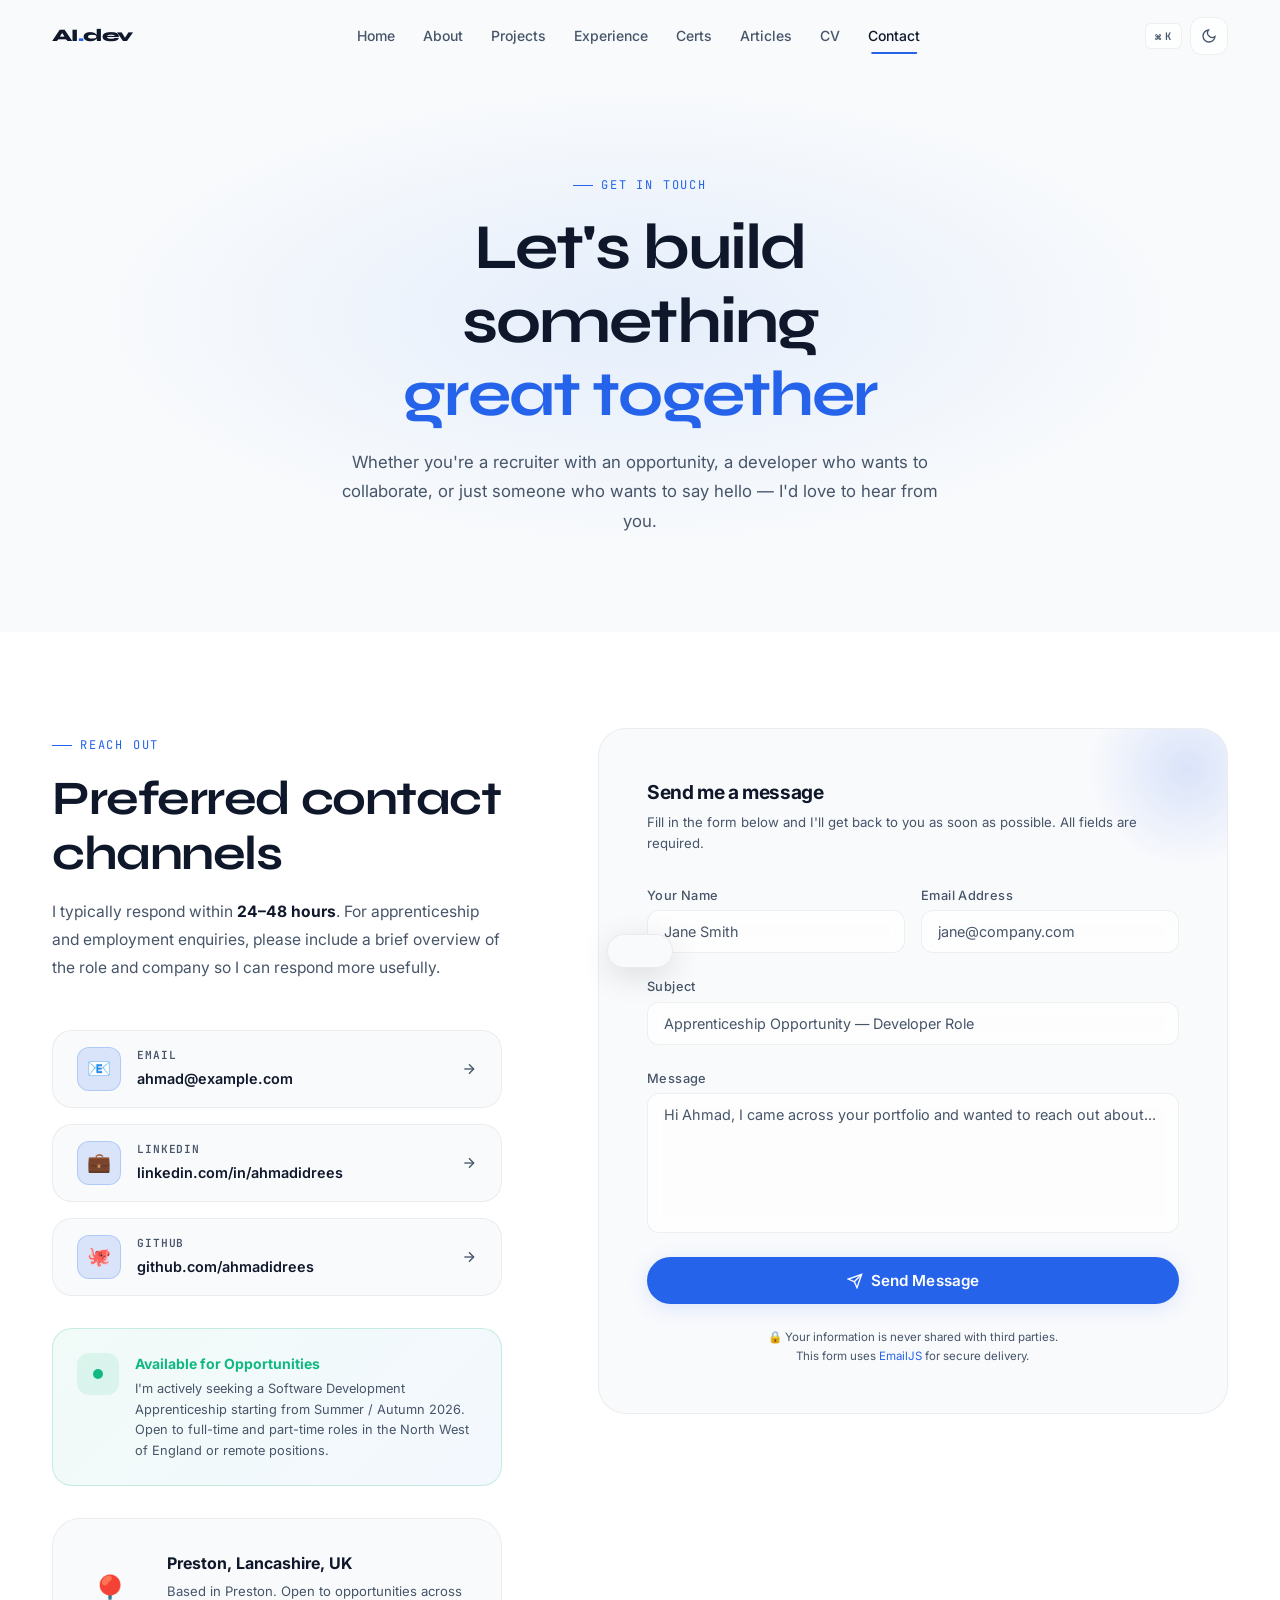
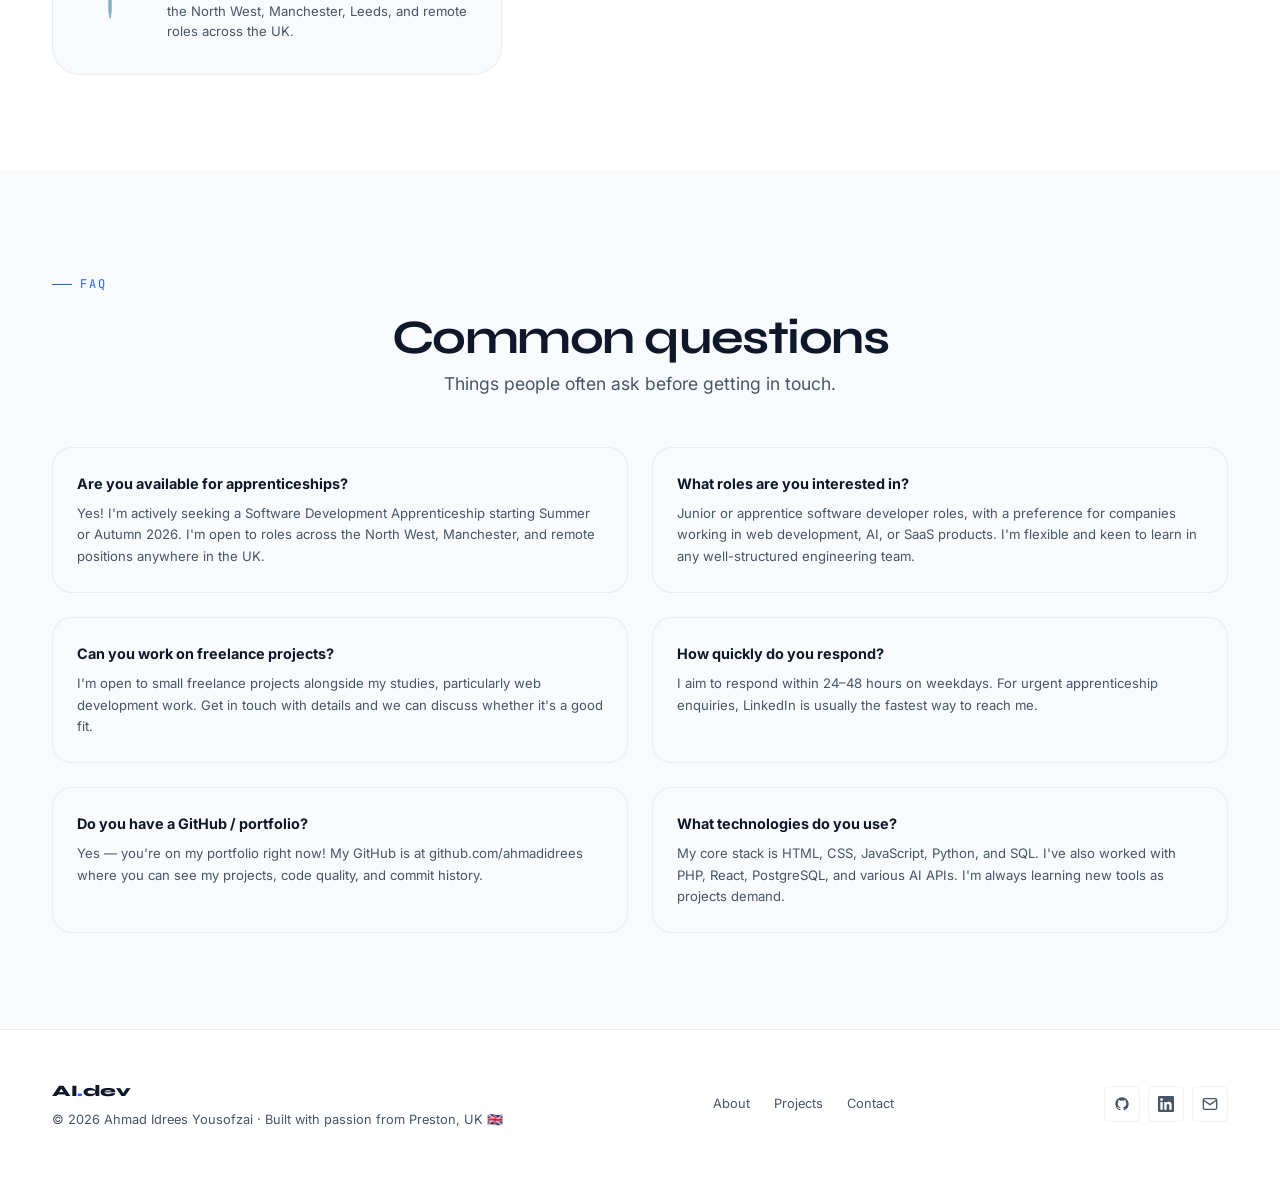
<file: contact.html>
<!DOCTYPE html>
<html lang="en" data-theme="dark">
<head>
  <meta charset="UTF-8"/>
  <meta name="viewport" content="width=device-width, initial-scale=1.0"/>
  <meta name="description" content="Contact Ahmad Idrees Yousofzai — get in touch for apprenticeship opportunities or collaborations."/>
  <title>Contact — Ahmad Idrees</title>
  <link rel="preconnect" href="https://fonts.googleapis.com"/>
  <link rel="preconnect" href="https://fonts.gstatic.com" crossorigin/>
  <link href="https://fonts.googleapis.com/css2?family=Syne:wght@400;600;700;800&family=Inter:wght@300;400;500;600;700&family=JetBrains+Mono:wght@400;500;600&display=swap" rel="stylesheet"/>
  <link rel="stylesheet" href="assets/css/main.css"/>
  <link rel="stylesheet" href="assets/css/components.css"/>
  <style>
    .contact-layout {
      display: grid;
      grid-template-columns: 1fr 1.4fr;
      gap: var(--space-4xl);
      align-items: start;
    }

    @media (max-width: 900px) { .contact-layout { grid-template-columns: 1fr; } }

    /* Info side */
    .contact-info {}

    .contact-info-intro {
      font-size: 0.975rem;
      color: var(--text-secondary);
      line-height: 1.8;
      margin-bottom: var(--space-2xl);
    }

    .contact-info-intro strong { color: var(--text-primary); }

    .contact-method {
      display: flex;
      align-items: center;
      gap: var(--space-md);
      padding: var(--space-md) var(--space-lg);
      background: var(--bg-card);
      border: 1px solid var(--glass-border);
      border-radius: var(--radius-lg);
      backdrop-filter: blur(12px);
      margin-bottom: var(--space-md);
      transition: all var(--duration-base) var(--ease-smooth);
      text-decoration: none;
      cursor: none;
    }

    .contact-method:hover {
      border-color: var(--border-hover);
      box-shadow: var(--shadow-glow);
      transform: translateX(4px);
    }

    .contact-method-icon {
      width: 44px;
      height: 44px;
      border-radius: var(--radius-md);
      background: var(--accent-glow);
      border: 1px solid rgba(59,130,246,0.25);
      display: flex;
      align-items: center;
      justify-content: center;
      font-size: 1.2rem;
      flex-shrink: 0;
    }

    .contact-method-content {}
    .contact-method-label {
      font-size: 0.7rem;
      font-weight: 600;
      letter-spacing: 0.08em;
      text-transform: uppercase;
      color: var(--text-secondary);
      font-family: var(--font-mono);
    }
    .contact-method-value {
      font-size: 0.9rem;
      font-weight: 600;
      color: var(--text-primary);
      margin-top: 2px;
    }

    .contact-method-arrow {
      margin-left: auto;
      color: var(--text-secondary);
      transition: all var(--duration-fast);
      flex-shrink: 0;
    }

    .contact-method:hover .contact-method-arrow {
      color: var(--accent);
      transform: translateX(3px);
    }

    /* Social row */
    .social-row {
      display: flex;
      gap: var(--space-sm);
      margin-top: var(--space-xl);
      flex-wrap: wrap;
    }

    .social-pill {
      display: flex;
      align-items: center;
      gap: var(--space-sm);
      padding: 0.5rem 1rem;
      border-radius: var(--radius-full);
      background: var(--glass);
      border: 1px solid var(--glass-border);
      font-size: 0.8rem;
      font-weight: 500;
      color: var(--text-secondary);
      backdrop-filter: blur(8px);
      transition: all var(--duration-fast);
      cursor: none;
    }

    .social-pill:hover {
      border-color: var(--border-hover);
      color: var(--text-primary);
    }

    .social-pill svg { width: 15px; height: 15px; }

    /* Availability card */
    .availability-card {
      background: linear-gradient(135deg, rgba(16,185,129,0.06), rgba(59,130,246,0.06));
      border: 1px solid rgba(16,185,129,0.2);
      border-radius: var(--radius-lg);
      padding: var(--space-lg);
      margin-top: var(--space-xl);
      display: flex;
      align-items: flex-start;
      gap: var(--space-md);
    }

    .availability-dot-wrap {
      width: 42px;
      height: 42px;
      border-radius: var(--radius-md);
      background: rgba(16,185,129,0.1);
      display: flex;
      align-items: center;
      justify-content: center;
      flex-shrink: 0;
    }

    .availability-title {
      font-size: 0.875rem;
      font-weight: 700;
      color: #10B981;
      margin-bottom: 4px;
    }

    .availability-text {
      font-size: 0.8rem;
      color: var(--text-secondary);
      line-height: 1.6;
    }

    /* Form side */
    .contact-form-card {
      background: var(--bg-card);
      border: 1px solid var(--glass-border);
      border-radius: var(--radius-xl);
      padding: var(--space-2xl);
      backdrop-filter: blur(16px);
      position: relative;
      overflow: hidden;
    }

    .contact-form-card::before {
      content: '';
      position: absolute;
      top: -60px; right: -60px;
      width: 200px; height: 200px;
      background: radial-gradient(circle, var(--accent-glow), transparent 70%);
      pointer-events: none;
    }

    .form-title {
      font-size: 1.2rem;
      font-weight: 700;
      margin-bottom: var(--space-xs);
      letter-spacing: -0.02em;
    }

    .form-subtitle {
      font-size: 0.825rem;
      color: var(--text-secondary);
      margin-bottom: var(--space-xl);
      line-height: 1.6;
    }

    .form-row {
      display: grid;
      grid-template-columns: 1fr 1fr;
      gap: var(--space-md);
    }

    @media (max-width: 500px) { .form-row { grid-template-columns: 1fr; } }

    .form-status {
      display: none;
      align-items: center;
      gap: var(--space-sm);
      padding: var(--space-md) var(--space-lg);
      border-radius: var(--radius-md);
      font-size: 0.875rem;
      font-weight: 500;
      margin-top: var(--space-md);
    }

    .form-status.success {
      display: flex;
      background: rgba(16,185,129,0.1);
      border: 1px solid rgba(16,185,129,0.3);
      color: #10B981;
    }

    .form-status.error {
      display: flex;
      background: rgba(239,68,68,0.1);
      border: 1px solid rgba(239,68,68,0.3);
      color: #EF4444;
    }

    .submit-btn {
      width: 100%;
      justify-content: center;
      padding: 0.875rem 1.75rem;
      font-size: 0.95rem;
      position: relative;
    }

    .submit-btn-loading {
      display: none;
      align-items: center;
      gap: var(--space-sm);
    }

    .spinner {
      width: 16px;
      height: 16px;
      border: 2px solid rgba(255,255,255,0.3);
      border-top-color: #fff;
      border-radius: 50%;
      animation: spin 0.7s linear infinite;
    }

    @keyframes spin { to { transform: rotate(360deg); } }

    /* FAQ section below */
    .faq-grid {
      display: grid;
      grid-template-columns: repeat(2, 1fr);
      gap: var(--space-lg);
      margin-top: var(--space-2xl);
    }

    @media (max-width: 640px) { .faq-grid { grid-template-columns: 1fr; } }

    .faq-card {
      background: var(--bg-card);
      border: 1px solid var(--glass-border);
      border-radius: var(--radius-lg);
      padding: var(--space-lg);
      backdrop-filter: blur(8px);
      transition: border-color var(--duration-base);
    }

    .faq-card:hover { border-color: var(--border-hover); }
    .faq-q { font-size: 0.9rem; font-weight: 700; margin-bottom: var(--space-sm); }
    .faq-a { font-size: 0.82rem; color: var(--text-secondary); line-height: 1.65; }

    /* Map pin decoration */
    .location-card {
      background: var(--bg-card);
      border: 1px solid var(--glass-border);
      border-radius: var(--radius-xl);
      padding: var(--space-xl);
      backdrop-filter: blur(12px);
      display: flex;
      align-items: center;
      gap: var(--space-xl);
      margin-top: var(--space-xl);
    }

    .location-pin {
      font-size: 2.5rem;
      flex-shrink: 0;
    }

    .location-title { font-size: 1rem; font-weight: 700; }
    .location-sub   { font-size: 0.82rem; color: var(--text-secondary); margin-top: 4px; line-height: 1.55; }
  </style>
</head>
<body>
  <header id="navbar" role="banner"></header>

  <main id="main-content">

    <!-- Hero -->
    <section class="page-hero" style="background:var(--bg-secondary)">
      <div class="page-hero-bg" style="background:radial-gradient(ellipse 70% 60% at 50% 50%, rgba(59,130,246,0.1), transparent 60%)"></div>
      <div class="container page-hero-content" style="text-align:center;max-width:660px;margin:0 auto">
        <div class="section-label hero-reveal" style="justify-content:center">Get in Touch</div>
        <h1 class="text-headline hero-reveal" data-delay="80">
          Let's build something<br><span style="color:var(--accent)">great together</span>
        </h1>
        <p style="color:var(--text-secondary);font-size:1.05rem;line-height:1.75;margin-top:var(--space-md)" class="hero-reveal" data-delay="160">
          Whether you're a recruiter with an opportunity, a developer who wants to collaborate, or just someone who wants to say hello — I'd love to hear from you.
        </p>
      </div>
    </section>

    <!-- Contact section -->
    <section class="section" style="background:var(--bg-primary)">
      <div class="container contact-layout">

        <!-- Left: info -->
        <div class="contact-info">

          <div class="section-label reveal">Reach Out</div>
          <h2 class="section-title reveal" data-delay="60" style="margin-bottom:var(--space-md)">
            Preferred contact<br>channels
          </h2>

          <p class="contact-info-intro reveal" data-delay="100">
            I typically respond within <strong>24–48 hours</strong>. For apprenticeship and employment enquiries, please include a brief overview of the role and company so I can respond more usefully.
          </p>

          <a href="mailto:ahmad@example.com" class="contact-method reveal" data-delay="120" aria-label="Send an email">
            <div class="contact-method-icon" aria-hidden="true">📧</div>
            <div class="contact-method-content">
              <div class="contact-method-label">Email</div>
              <div class="contact-method-value">ahmad@example.com</div>
            </div>
            <svg class="contact-method-arrow" width="16" height="16" viewBox="0 0 24 24" fill="none" stroke="currentColor" stroke-width="2"><line x1="5" y1="12" x2="19" y2="12"/><polyline points="12 5 19 12 12 19"/></svg>
          </a>

          <a href="https://linkedin.com/in/ahmadidrees" target="_blank" rel="noopener" class="contact-method reveal" data-delay="160" aria-label="Connect on LinkedIn">
            <div class="contact-method-icon" aria-hidden="true">💼</div>
            <div class="contact-method-content">
              <div class="contact-method-label">LinkedIn</div>
              <div class="contact-method-value">linkedin.com/in/ahmadidrees</div>
            </div>
            <svg class="contact-method-arrow" width="16" height="16" viewBox="0 0 24 24" fill="none" stroke="currentColor" stroke-width="2"><line x1="5" y1="12" x2="19" y2="12"/><polyline points="12 5 19 12 12 19"/></svg>
          </a>

          <a href="https://github.com/ahmadidrees" target="_blank" rel="noopener" class="contact-method reveal" data-delay="200" aria-label="View GitHub profile">
            <div class="contact-method-icon" aria-hidden="true">🐙</div>
            <div class="contact-method-content">
              <div class="contact-method-label">GitHub</div>
              <div class="contact-method-value">github.com/ahmadidrees</div>
            </div>
            <svg class="contact-method-arrow" width="16" height="16" viewBox="0 0 24 24" fill="none" stroke="currentColor" stroke-width="2"><line x1="5" y1="12" x2="19" y2="12"/><polyline points="12 5 19 12 12 19"/></svg>
          </a>

          <!-- Availability -->
          <div class="availability-card reveal" data-delay="240">
            <div class="availability-dot-wrap">
              <span class="status-dot" style="width:10px;height:10px"></span>
            </div>
            <div>
              <div class="availability-title">Available for Opportunities</div>
              <div class="availability-text">I'm actively seeking a Software Development Apprenticeship starting from Summer / Autumn 2026. Open to full-time and part-time roles in the North West of England or remote positions.</div>
            </div>
          </div>

          <!-- Location -->
          <div class="location-card reveal" data-delay="280">
            <div class="location-pin" aria-hidden="true">📍</div>
            <div>
              <div class="location-title">Preston, Lancashire, UK</div>
              <div class="location-sub">Based in Preston. Open to opportunities across the North West, Manchester, Leeds, and remote roles across the UK.</div>
            </div>
          </div>

        </div>

        <!-- Right: form -->
        <div class="contact-form-card reveal reveal-right" data-delay="100">
          <div class="form-title">Send me a message</div>
          <p class="form-subtitle">Fill in the form below and I'll get back to you as soon as possible. All fields are required.</p>

          <form id="contact-form" novalidate aria-label="Contact form">
            <div class="form-row">
              <div class="form-group">
                <label class="form-label" for="contact-name">Your Name</label>
                <input
                  type="text"
                  id="contact-name"
                  name="name"
                  class="form-input"
                  placeholder="Jane Smith"
                  required
                  autocomplete="name"
                  aria-required="true"
                />
              </div>
              <div class="form-group">
                <label class="form-label" for="contact-email">Email Address</label>
                <input
                  type="email"
                  id="contact-email"
                  name="email"
                  class="form-input"
                  placeholder="jane@company.com"
                  required
                  autocomplete="email"
                  aria-required="true"
                />
              </div>
            </div>

            <div class="form-group">
              <label class="form-label" for="contact-subject">Subject</label>
              <input
                type="text"
                id="contact-subject"
                name="subject"
                class="form-input"
                placeholder="Apprenticeship Opportunity — Developer Role"
                required
                aria-required="true"
              />
            </div>

            <div class="form-group">
              <label class="form-label" for="contact-message">Message</label>
              <textarea
                id="contact-message"
                name="message"
                class="form-textarea"
                placeholder="Hi Ahmad, I came across your portfolio and wanted to reach out about..."
                required
                aria-required="true"
                rows="6"
              ></textarea>
            </div>

            <button type="submit" class="btn btn-primary submit-btn" id="submit-btn" data-magnetic>
              <span id="btn-text" style="display:flex;align-items:center;gap:.5rem">
                <svg width="16" height="16" viewBox="0 0 24 24" fill="none" stroke="currentColor" stroke-width="2" aria-hidden="true"><line x1="22" y1="2" x2="11" y2="13"/><polygon points="22 2 15 22 11 13 2 9 22 2"/></svg>
                Send Message
              </span>
              <span class="submit-btn-loading" id="btn-loading" aria-hidden="true">
                <span class="spinner"></span>
                Sending...
              </span>
            </button>

            <div class="form-status" id="form-status" role="status" aria-live="polite"></div>
          </form>

          <p style="font-size:.72rem;color:var(--text-secondary);margin-top:var(--space-lg);text-align:center;line-height:1.6">
            🔒 Your information is never shared with third parties.<br/>
            This form uses <a href="https://www.emailjs.com" target="_blank" rel="noopener" style="color:var(--accent)">EmailJS</a> for secure delivery.
          </p>
        </div>

      </div>
    </section>

    <!-- FAQ section -->
    <section class="section" style="background:var(--bg-secondary)">
      <div class="container">
        <div class="section-label reveal" style="justify-content:center;text-align:center">FAQ</div>
        <h2 class="section-title reveal" data-delay="60" style="text-align:center;margin-bottom:var(--space-xs)">Common questions</h2>
        <p class="section-subtitle reveal" data-delay="100" style="text-align:center;margin:0 auto var(--space-2xl)">
          Things people often ask before getting in touch.
        </p>

        <div class="faq-grid">
          <div class="faq-card reveal" data-delay="80">
            <div class="faq-q">Are you available for apprenticeships?</div>
            <div class="faq-a">Yes! I'm actively seeking a Software Development Apprenticeship starting Summer or Autumn 2026. I'm open to roles across the North West, Manchester, and remote positions anywhere in the UK.</div>
          </div>
          <div class="faq-card reveal" data-delay="120">
            <div class="faq-q">What roles are you interested in?</div>
            <div class="faq-a">Junior or apprentice software developer roles, with a preference for companies working in web development, AI, or SaaS products. I'm flexible and keen to learn in any well-structured engineering team.</div>
          </div>
          <div class="faq-card reveal" data-delay="160">
            <div class="faq-q">Can you work on freelance projects?</div>
            <div class="faq-a">I'm open to small freelance projects alongside my studies, particularly web development work. Get in touch with details and we can discuss whether it's a good fit.</div>
          </div>
          <div class="faq-card reveal" data-delay="200">
            <div class="faq-q">How quickly do you respond?</div>
            <div class="faq-a">I aim to respond within 24–48 hours on weekdays. For urgent apprenticeship enquiries, LinkedIn is usually the fastest way to reach me.</div>
          </div>
          <div class="faq-card reveal" data-delay="240">
            <div class="faq-q">Do you have a GitHub / portfolio?</div>
            <div class="faq-a">Yes — you're on my portfolio right now! My GitHub is at github.com/ahmadidrees where you can see my projects, code quality, and commit history.</div>
          </div>
          <div class="faq-card reveal" data-delay="280">
            <div class="faq-q">What technologies do you use?</div>
            <div class="faq-a">My core stack is HTML, CSS, JavaScript, Python, and SQL. I've also worked with PHP, React, PostgreSQL, and various AI APIs. I'm always learning new tools as projects demand.</div>
          </div>
        </div>
      </div>
    </section>

  </main>

  <footer role="contentinfo"></footer>

  <script type="module">
    import { initTheme, initCursor, initScrollProgress, initNavbar, initBackToTop, initReveal, showToast } from './assets/js/main.js';
    import { injectLayout } from './assets/js/layout.js';
    import { initCommandPalette } from './assets/js/command-palette.js';
    import { initHeroReveal, initMagneticButtons } from './assets/js/animations.js';

    injectLayout();
    initTheme();
    initNavbar();
    initScrollProgress();
    initBackToTop();
    initCommandPalette();
    initCursor();
    initHeroReveal();
    initReveal();
    initMagneticButtons();

    /* ── Contact Form ────────────────────────────────────────── */
    const form      = document.getElementById('contact-form');
    const btnText   = document.getElementById('btn-text');
    const btnLoad   = document.getElementById('btn-loading');
    const statusEl  = document.getElementById('form-status');
    const submitBtn = document.getElementById('submit-btn');

    form?.addEventListener('submit', async (e) => {
      e.preventDefault();

      // Basic validation
      const name    = form.querySelector('#contact-name').value.trim();
      const email   = form.querySelector('#contact-email').value.trim();
      const subject = form.querySelector('#contact-subject').value.trim();
      const message = form.querySelector('#contact-message').value.trim();

      if (!name || !email || !subject || !message) {
        showStatus('error', '⚠️ Please fill in all required fields.');
        return;
      }

      const emailRegex = /^[^\s@]+@[^\s@]+\.[^\s@]+$/;
      if (!emailRegex.test(email)) {
        showStatus('error', '⚠️ Please enter a valid email address.');
        return;
      }

      // Set loading state
      setLoading(true);
      hideStatus();

      try {
        /*
         * EmailJS integration — replace with your actual credentials:
         *
         * emailjs.init('YOUR_PUBLIC_KEY');
         * await emailjs.send('YOUR_SERVICE_ID', 'YOUR_TEMPLATE_ID', {
         *   from_name: name,
         *   from_email: email,
         *   subject: subject,
         *   message: message,
         * });
         *
         * For now this is a placeholder that simulates a successful send.
         */
        await simulateSend();

        form.reset();
        showStatus('success', '✅ Message sent! I\'ll get back to you within 24–48 hours.');
        showToast('Message sent successfully! 🎉');

      } catch (err) {
        showStatus('error', '❌ Something went wrong. Please email me directly at ahmad@example.com');
      } finally {
        setLoading(false);
      }
    });

    function setLoading(loading) {
      submitBtn.disabled = loading;
      btnText.style.display  = loading ? 'none'  : 'flex';
      btnLoad.style.display  = loading ? 'flex'  : 'none';
    }

    function showStatus(type, message) {
      statusEl.className = `form-status ${type}`;
      statusEl.textContent = message;
      statusEl.style.display = 'flex';
    }

    function hideStatus() {
      statusEl.className = 'form-status';
      statusEl.style.display = 'none';
    }

    // Placeholder async function — replace with real EmailJS call
    function simulateSend() {
      return new Promise((resolve) => setTimeout(resolve, 1500));
    }

    // Real-time field validation feedback
    form?.querySelectorAll('.form-input, .form-textarea').forEach(field => {
      field.addEventListener('blur', () => {
        if (field.required && !field.value.trim()) {
          field.style.borderColor = 'rgba(239,68,68,0.5)';
        } else {
          field.style.borderColor = '';
        }
      });
      field.addEventListener('input', () => {
        field.style.borderColor = '';
      });
    });
  </script>
</body>
</html>
</file>
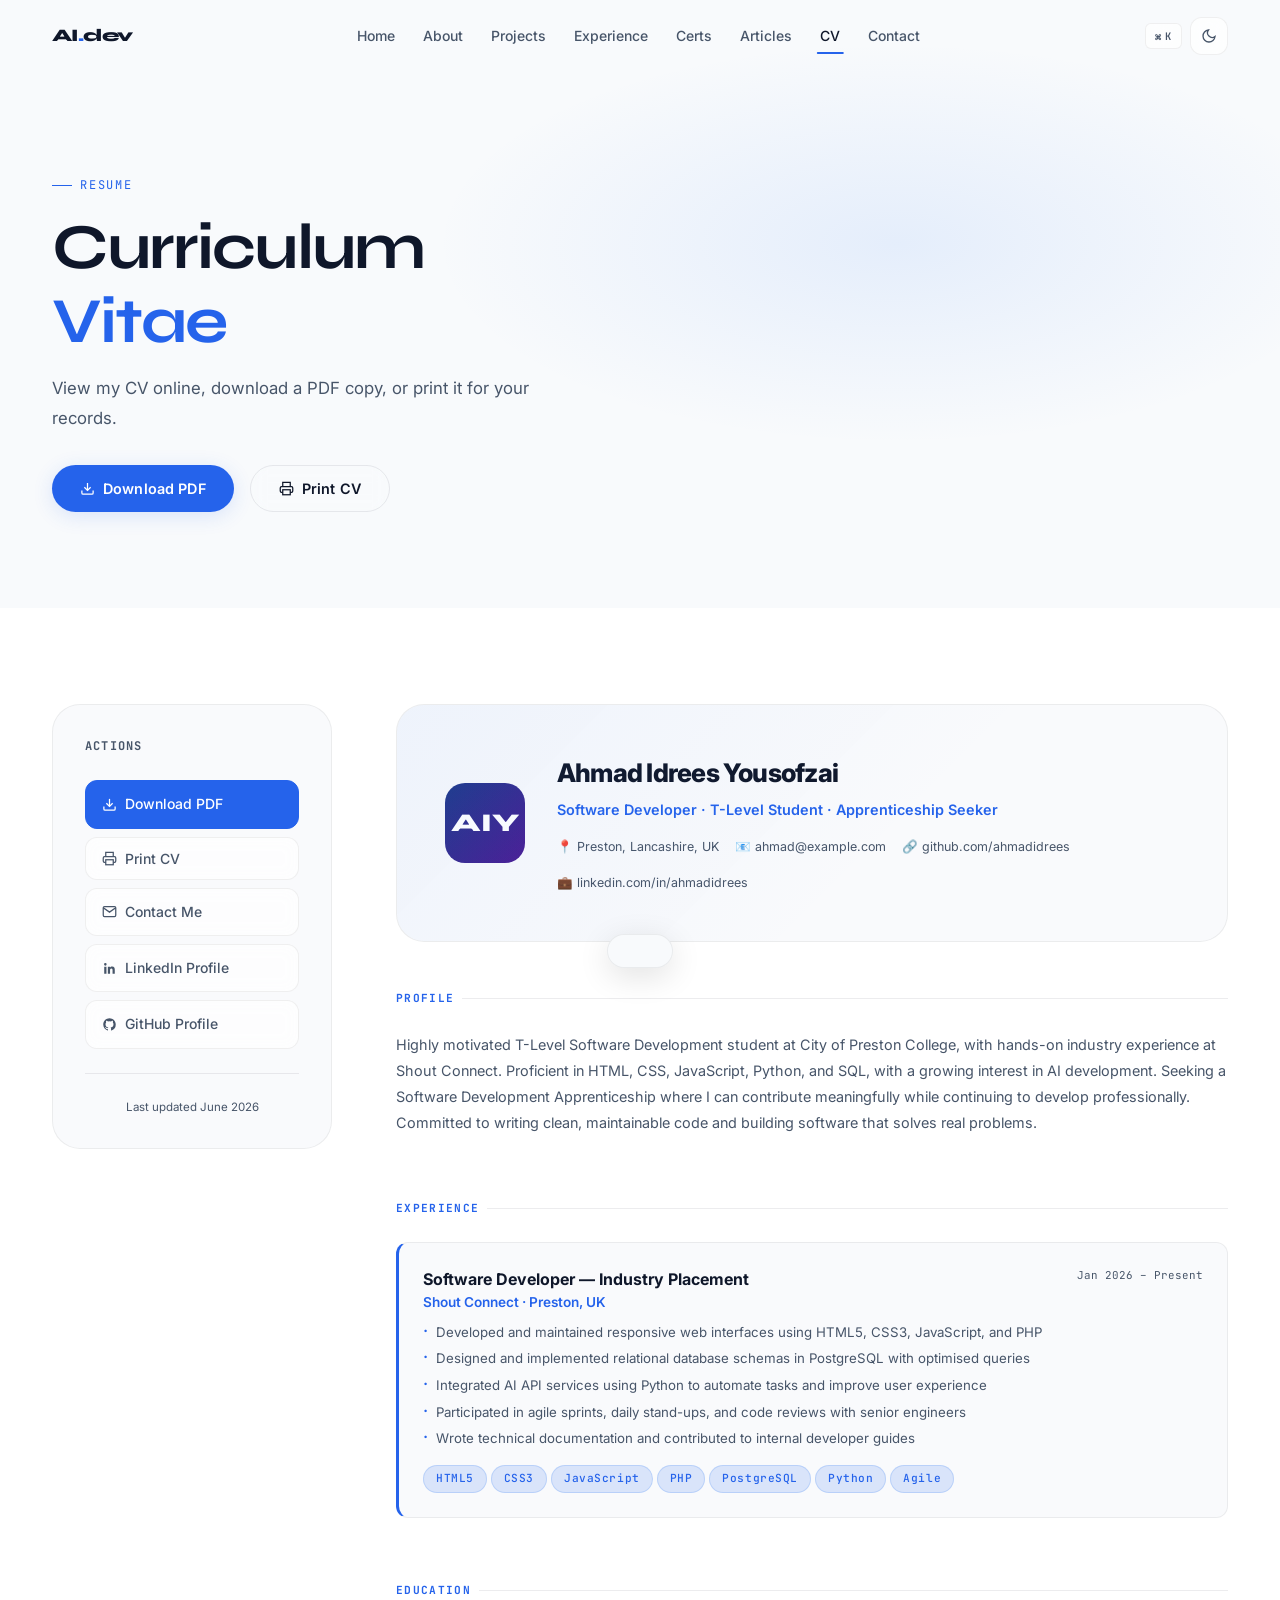
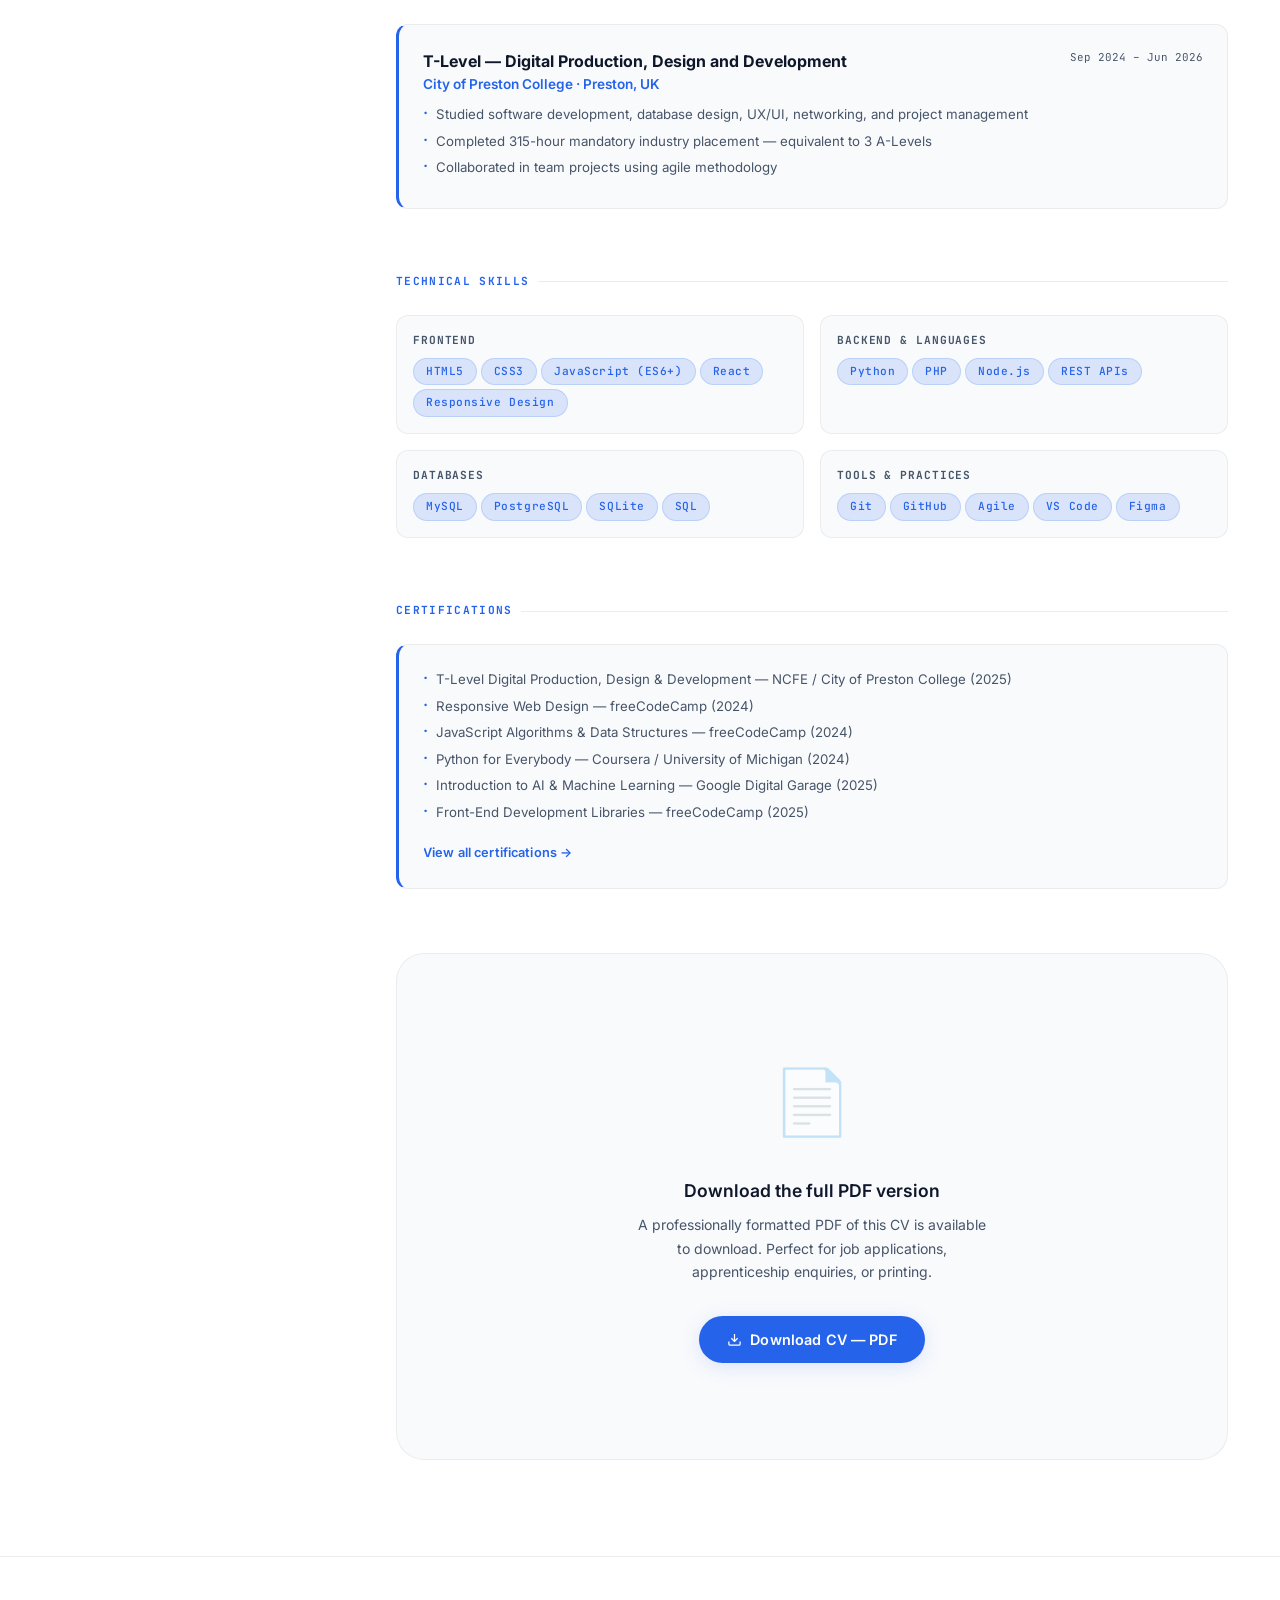
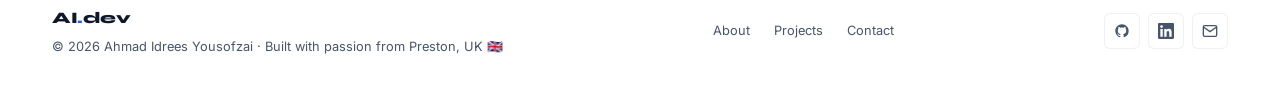
<file: cv.html>
<!DOCTYPE html>
<html lang="en" data-theme="dark">
<head>
  <meta charset="UTF-8"/>
  <meta name="viewport" content="width=device-width, initial-scale=1.0"/>
  <meta name="description" content="CV of Ahmad Idrees Yousofzai — Software Development T-Level student and aspiring developer."/>
  <title>CV — Ahmad Idrees</title>
  <link rel="preconnect" href="https://fonts.googleapis.com"/>
  <link rel="preconnect" href="https://fonts.gstatic.com" crossorigin/>
  <link href="https://fonts.googleapis.com/css2?family=Syne:wght@400;600;700;800&family=Inter:wght@300;400;500;600;700&family=JetBrains+Mono:wght@400;500;600&display=swap" rel="stylesheet"/>
  <link rel="stylesheet" href="assets/css/main.css"/>
  <link rel="stylesheet" href="assets/css/components.css"/>
  <style>
    .cv-layout {
      display: grid;
      grid-template-columns: 280px 1fr;
      gap: var(--space-3xl);
      align-items: start;
    }

    @media (max-width: 900px) { .cv-layout { grid-template-columns: 1fr; } }

    /* CV action panel */
    .cv-action-panel {
      background: var(--bg-card);
      border: 1px solid var(--glass-border);
      border-radius: var(--radius-xl);
      padding: var(--space-xl);
      backdrop-filter: blur(12px);
      position: sticky;
      top: calc(var(--nav-height) + var(--space-xl));
    }

    .cv-action-title {
      font-size: 0.75rem;
      font-weight: 700;
      letter-spacing: 0.1em;
      text-transform: uppercase;
      color: var(--text-secondary);
      font-family: var(--font-mono);
      margin-bottom: var(--space-lg);
    }

    .cv-action-btn {
      display: flex;
      align-items: center;
      gap: var(--space-sm);
      width: 100%;
      padding: 0.75rem var(--space-md);
      border-radius: var(--radius-md);
      font-size: 0.875rem;
      font-weight: 500;
      color: var(--text-secondary);
      background: var(--glass);
      border: 1px solid var(--glass-border);
      backdrop-filter: blur(8px);
      transition: all var(--duration-fast) var(--ease-smooth);
      cursor: none;
      margin-bottom: var(--space-sm);
      text-align: left;
    }

    .cv-action-btn:hover {
      color: var(--text-primary);
      border-color: var(--border-hover);
    }

    .cv-action-btn.primary {
      background: var(--accent);
      border-color: var(--accent);
      color: #fff;
    }

    .cv-action-btn.primary:hover { background: var(--accent-hover); }

    .cv-action-btn svg { flex-shrink: 0; }

    /* Online CV content */
    .cv-section-title {
      font-size: 0.7rem;
      font-weight: 700;
      letter-spacing: 0.12em;
      text-transform: uppercase;
      color: var(--accent);
      font-family: var(--font-mono);
      margin-bottom: var(--space-lg);
      display: flex;
      align-items: center;
      gap: var(--space-sm);
    }

    .cv-section-title::after {
      content: '';
      flex: 1;
      height: 1px;
      background: var(--border);
    }

    .cv-block { margin-bottom: var(--space-3xl); }

    /* Header card */
    .cv-header-card {
      background: var(--bg-card);
      border: 1px solid var(--glass-border);
      border-radius: var(--radius-xl);
      padding: var(--space-2xl);
      backdrop-filter: blur(12px);
      display: flex;
      align-items: center;
      gap: var(--space-xl);
      margin-bottom: var(--space-2xl);
      position: relative;
      overflow: hidden;
    }

    .cv-header-card::before {
      content: '';
      position: absolute;
      inset: 0;
      background: linear-gradient(135deg, rgba(59,130,246,0.06), transparent 60%);
      pointer-events: none;
    }

    @media (max-width: 640px) {
      .cv-header-card { flex-direction: column; text-align: center; }
    }

    .cv-avatar {
      width: 80px;
      height: 80px;
      border-radius: var(--radius-lg);
      background: linear-gradient(135deg, #1E3A8A, #4C1D95);
      display: flex;
      align-items: center;
      justify-content: center;
      font-family: var(--font-display);
      font-size: 1.6rem;
      font-weight: 800;
      color: #fff;
      flex-shrink: 0;
    }

    .cv-header-name { font-size: 1.6rem; font-weight: 800; letter-spacing: -0.03em; }
    .cv-header-role { color: var(--accent); font-size: 0.9rem; font-weight: 600; margin-top: 4px; }

    .cv-header-contacts {
      display: flex;
      flex-wrap: wrap;
      gap: var(--space-md);
      margin-top: var(--space-md);
    }

    .cv-contact-item {
      display: flex;
      align-items: center;
      gap: 6px;
      font-size: 0.78rem;
      color: var(--text-secondary);
    }

    /* Experience entry */
    .cv-entry {
      background: var(--bg-card);
      border: 1px solid var(--glass-border);
      border-left: 3px solid var(--accent);
      border-radius: var(--radius-md);
      padding: var(--space-lg);
      backdrop-filter: blur(8px);
      margin-bottom: var(--space-lg);
      transition: border-color var(--duration-base);
    }

    .cv-entry:hover { border-color: var(--border-hover); border-left-color: var(--accent); }

    .cv-entry-header {
      display: flex;
      justify-content: space-between;
      align-items: flex-start;
      flex-wrap: wrap;
      gap: var(--space-sm);
      margin-bottom: var(--space-sm);
    }

    .cv-entry-title  { font-size: 1rem; font-weight: 700; }
    .cv-entry-org    { color: var(--accent); font-weight: 600; font-size: 0.85rem; }
    .cv-entry-date   { font-family: var(--font-mono); font-size: 0.68rem; color: var(--text-secondary); white-space: nowrap; }
    .cv-entry-body   { color: var(--text-secondary); font-size: 0.85rem; line-height: 1.7; margin-top: var(--space-sm); }

    .cv-entry-bullets {
      margin-top: var(--space-sm);
      list-style: none;
    }

    .cv-entry-bullets li {
      display: flex;
      align-items: flex-start;
      gap: var(--space-sm);
      font-size: 0.83rem;
      color: var(--text-secondary);
      margin-bottom: 6px;
      line-height: 1.55;
    }

    .cv-entry-bullets li::before {
      content: '·';
      color: var(--accent);
      font-size: 1.2rem;
      line-height: 1;
      flex-shrink: 0;
    }

    .cv-entry-tags {
      display: flex;
      flex-wrap: wrap;
      gap: var(--space-xs);
      margin-top: var(--space-md);
    }

    /* Skills table */
    .cv-skills-grid {
      display: grid;
      grid-template-columns: repeat(2, 1fr);
      gap: var(--space-md);
    }

    @media (max-width: 640px) { .cv-skills-grid { grid-template-columns: 1fr; } }

    .cv-skill-group {
      background: var(--bg-card);
      border: 1px solid var(--glass-border);
      border-radius: var(--radius-md);
      padding: var(--space-md);
      backdrop-filter: blur(8px);
    }

    .cv-skill-group-title {
      font-size: 0.7rem;
      font-weight: 700;
      letter-spacing: 0.08em;
      text-transform: uppercase;
      color: var(--text-secondary);
      margin-bottom: var(--space-sm);
      font-family: var(--font-mono);
    }

    .cv-skill-list {
      display: flex;
      flex-wrap: wrap;
      gap: var(--space-xs);
    }

    /* PDF viewer placeholder */
    .pdf-viewer-placeholder {
      background: var(--bg-card);
      border: 1px solid var(--glass-border);
      border-radius: var(--radius-xl);
      padding: var(--space-4xl) var(--space-2xl);
      text-align: center;
      backdrop-filter: blur(12px);
    }

    .pdf-placeholder-icon { font-size: 4rem; margin-bottom: var(--space-lg); opacity: 0.4; }
    .pdf-placeholder-text { font-size: 1.1rem; font-weight: 600; margin-bottom: var(--space-sm); }
    .pdf-placeholder-sub  { font-size: 0.875rem; color: var(--text-secondary); max-width: 360px; margin: 0 auto var(--space-xl); line-height: 1.7; }
  </style>
</head>
<body>
  <header id="navbar" role="banner"></header>

  <main id="main-content">

    <!-- Hero -->
    <section class="page-hero" style="background:var(--bg-secondary)">
      <div class="page-hero-bg" style="background:radial-gradient(ellipse 60% 55% at 70% 40%, rgba(59,130,246,0.1), transparent 60%)"></div>
      <div class="container page-hero-content">
        <div class="section-label hero-reveal">Resume</div>
        <h1 class="text-headline hero-reveal" data-delay="80">
          Curriculum<br><span style="color:var(--accent)">Vitae</span>
        </h1>
        <p style="color:var(--text-secondary);font-size:1.05rem;max-width:480px;line-height:1.75;margin-top:var(--space-md)" class="hero-reveal" data-delay="160">
          View my CV online, download a PDF copy, or print it for your records.
        </p>
        <div style="display:flex;gap:var(--space-md);flex-wrap:wrap;margin-top:var(--space-xl)" class="hero-reveal" data-delay="240">
          <a href="assets/documents/ahmad-idrees-cv.pdf" download class="btn btn-primary" data-magnetic>
            <svg width="15" height="15" viewBox="0 0 24 24" fill="none" stroke="currentColor" stroke-width="2"><path d="M21 15v4a2 2 0 0 1-2 2H5a2 2 0 0 1-2-2v-4"/><polyline points="7 10 12 15 17 10"/><line x1="12" y1="15" x2="12" y2="3"/></svg>
            Download PDF
          </a>
          <button class="btn btn-outline" onclick="window.print()" data-magnetic>
            <svg width="15" height="15" viewBox="0 0 24 24" fill="none" stroke="currentColor" stroke-width="2"><polyline points="6 9 6 2 18 2 18 9"/><path d="M6 18H4a2 2 0 0 1-2-2v-5a2 2 0 0 1 2-2h16a2 2 0 0 1 2 2v5a2 2 0 0 1-2 2h-2"/><rect x="6" y="14" width="12" height="8"/></svg>
            Print CV
          </button>
        </div>
      </div>
    </section>

    <!-- Content -->
    <section class="section" style="background:var(--bg-primary)">
      <div class="container cv-layout">

        <!-- Action sidebar -->
        <aside class="reveal reveal-left">
          <div class="cv-action-panel">
            <div class="cv-action-title">Actions</div>

            <a href="assets/documents/ahmad-idrees-cv.pdf" download class="cv-action-btn primary">
              <svg width="15" height="15" viewBox="0 0 24 24" fill="none" stroke="currentColor" stroke-width="2"><path d="M21 15v4a2 2 0 0 1-2 2H5a2 2 0 0 1-2-2v-4"/><polyline points="7 10 12 15 17 10"/><line x1="12" y1="15" x2="12" y2="3"/></svg>
              Download PDF
            </a>

            <button class="cv-action-btn" onclick="window.print()">
              <svg width="15" height="15" viewBox="0 0 24 24" fill="none" stroke="currentColor" stroke-width="2"><polyline points="6 9 6 2 18 2 18 9"/><path d="M6 18H4a2 2 0 0 1-2-2v-5a2 2 0 0 1 2-2h16a2 2 0 0 1 2 2v5a2 2 0 0 1-2 2h-2"/><rect x="6" y="14" width="12" height="8"/></svg>
              Print CV
            </button>

            <a href="contact.html" class="cv-action-btn">
              <svg width="15" height="15" viewBox="0 0 24 24" fill="none" stroke="currentColor" stroke-width="2"><path d="M4 4h16c1.1 0 2 .9 2 2v12c0 1.1-.9 2-2 2H4c-1.1 0-2-.9-2-2V6c0-1.1.9-2 2-2z"/><polyline points="22,6 12,13 2,6"/></svg>
              Contact Me
            </a>

            <a href="https://linkedin.com/in/ahmadidrees" target="_blank" rel="noopener" class="cv-action-btn">
              <svg width="15" height="15" viewBox="0 0 24 24" fill="currentColor"><path d="M20.447 20.452h-3.554v-5.569c0-1.328-.027-3.037-1.852-3.037-1.853 0-2.136 1.445-2.136 2.939v5.667H9.351V9h3.414v1.561h.046c.477-.9 1.637-1.85 3.37-1.85 3.601 0 4.267 2.37 4.267 5.455v6.286zM5.337 7.433a2.062 2.062 0 0 1-2.063-2.065 2.064 2.064 0 1 1 2.063 2.065zm1.782 13.019H3.555V9h3.564v11.452z"/></svg>
              LinkedIn Profile
            </a>

            <a href="https://github.com/ahmadidrees" target="_blank" rel="noopener" class="cv-action-btn">
              <svg width="15" height="15" viewBox="0 0 24 24" fill="currentColor"><path d="M12 2C6.477 2 2 6.484 2 12.017c0 4.425 2.865 8.18 6.839 9.504.5.092.682-.217.682-.483 0-.237-.008-.868-.013-1.703-2.782.605-3.369-1.343-3.369-1.343-.454-1.158-1.11-1.466-1.11-1.466-.908-.62.069-.608.069-.608 1.003.07 1.531 1.032 1.531 1.032.892 1.53 2.341 1.088 2.91.832.092-.647.35-1.088.636-1.338-2.22-.253-4.555-1.113-4.555-4.951 0-1.093.39-1.988 1.029-2.688-.103-.253-.446-1.272.098-2.65 0 0 .84-.27 2.75 1.026A9.564 9.564 0 0 1 12 6.844a9.59 9.59 0 0 1 2.504.337c1.909-1.296 2.747-1.027 2.747-1.027.546 1.379.202 2.398.1 2.651.64.7 1.028 1.595 1.028 2.688 0 3.848-2.339 4.695-4.566 4.943.359.309.678.92.678 1.855 0 1.338-.012 2.419-.012 2.747 0 .268.18.58.688.482A10.019 10.019 0 0 0 22 12.017C22 6.484 17.522 2 12 2z"/></svg>
              GitHub Profile
            </a>

            <hr style="border:none;border-top:1px solid var(--border);margin:var(--space-lg) 0"/>
            <p style="font-size:.72rem;color:var(--text-secondary);text-align:center;line-height:1.6">Last updated June 2026</p>
          </div>
        </aside>

        <!-- Online CV -->
        <div>

          <!-- Header -->
          <div class="cv-header-card reveal">
            <div class="cv-avatar" aria-hidden="true">AIY</div>
            <div>
              <div class="cv-header-name">Ahmad Idrees Yousofzai</div>
              <div class="cv-header-role">Software Developer · T-Level Student · Apprenticeship Seeker</div>
              <div class="cv-header-contacts">
                <div class="cv-contact-item">📍 Preston, Lancashire, UK</div>
                <div class="cv-contact-item">📧 ahmad@example.com</div>
                <div class="cv-contact-item">🔗 github.com/ahmadidrees</div>
                <div class="cv-contact-item">💼 linkedin.com/in/ahmadidrees</div>
              </div>
            </div>
          </div>

          <!-- Profile -->
          <div class="cv-block reveal" data-delay="80">
            <div class="cv-section-title">Profile</div>
            <p style="color:var(--text-secondary);font-size:.9rem;line-height:1.8">
              Highly motivated T-Level Software Development student at City of Preston College, with hands-on industry experience at Shout Connect. Proficient in HTML, CSS, JavaScript, Python, and SQL, with a growing interest in AI development. Seeking a Software Development Apprenticeship where I can contribute meaningfully while continuing to develop professionally. Committed to writing clean, maintainable code and building software that solves real problems.
            </p>
          </div>

          <!-- Experience -->
          <div class="cv-block reveal" data-delay="100">
            <div class="cv-section-title">Experience</div>

            <div class="cv-entry">
              <div class="cv-entry-header">
                <div>
                  <div class="cv-entry-title">Software Developer — Industry Placement</div>
                  <div class="cv-entry-org">Shout Connect · Preston, UK</div>
                </div>
                <div class="cv-entry-date">Jan 2026 – Present</div>
              </div>
              <ul class="cv-entry-bullets">
                <li>Developed and maintained responsive web interfaces using HTML5, CSS3, JavaScript, and PHP</li>
                <li>Designed and implemented relational database schemas in PostgreSQL with optimised queries</li>
                <li>Integrated AI API services using Python to automate tasks and improve user experience</li>
                <li>Participated in agile sprints, daily stand-ups, and code reviews with senior engineers</li>
                <li>Wrote technical documentation and contributed to internal developer guides</li>
              </ul>
              <div class="cv-entry-tags">
                <span class="tag">HTML5</span><span class="tag">CSS3</span><span class="tag">JavaScript</span>
                <span class="tag">PHP</span><span class="tag">PostgreSQL</span><span class="tag">Python</span><span class="tag">Agile</span>
              </div>
            </div>
          </div>

          <!-- Education -->
          <div class="cv-block reveal" data-delay="120">
            <div class="cv-section-title">Education</div>

            <div class="cv-entry">
              <div class="cv-entry-header">
                <div>
                  <div class="cv-entry-title">T-Level — Digital Production, Design and Development</div>
                  <div class="cv-entry-org">City of Preston College · Preston, UK</div>
                </div>
                <div class="cv-entry-date">Sep 2024 – Jun 2026</div>
              </div>
              <ul class="cv-entry-bullets">
                <li>Studied software development, database design, UX/UI, networking, and project management</li>
                <li>Completed 315-hour mandatory industry placement — equivalent to 3 A-Levels</li>
                <li>Collaborated in team projects using agile methodology</li>
              </ul>
            </div>
          </div>

          <!-- Skills -->
          <div class="cv-block reveal" data-delay="140">
            <div class="cv-section-title">Technical Skills</div>
            <div class="cv-skills-grid">
              <div class="cv-skill-group">
                <div class="cv-skill-group-title">Frontend</div>
                <div class="cv-skill-list">
                  <span class="tag">HTML5</span><span class="tag">CSS3</span><span class="tag">JavaScript (ES6+)</span><span class="tag">React</span><span class="tag">Responsive Design</span>
                </div>
              </div>
              <div class="cv-skill-group">
                <div class="cv-skill-group-title">Backend & Languages</div>
                <div class="cv-skill-list">
                  <span class="tag">Python</span><span class="tag">PHP</span><span class="tag">Node.js</span><span class="tag">REST APIs</span>
                </div>
              </div>
              <div class="cv-skill-group">
                <div class="cv-skill-group-title">Databases</div>
                <div class="cv-skill-list">
                  <span class="tag">MySQL</span><span class="tag">PostgreSQL</span><span class="tag">SQLite</span><span class="tag">SQL</span>
                </div>
              </div>
              <div class="cv-skill-group">
                <div class="cv-skill-group-title">Tools & Practices</div>
                <div class="cv-skill-list">
                  <span class="tag">Git</span><span class="tag">GitHub</span><span class="tag">Agile</span><span class="tag">VS Code</span><span class="tag">Figma</span>
                </div>
              </div>
            </div>
          </div>

          <!-- Certifications highlight -->
          <div class="cv-block reveal" data-delay="160">
            <div class="cv-section-title">Certifications</div>
            <div class="cv-entry" style="border-left-color:var(--accent)">
              <ul class="cv-entry-bullets" style="margin-top:0">
                <li>T-Level Digital Production, Design & Development — NCFE / City of Preston College (2025)</li>
                <li>Responsive Web Design — freeCodeCamp (2024)</li>
                <li>JavaScript Algorithms & Data Structures — freeCodeCamp (2024)</li>
                <li>Python for Everybody — Coursera / University of Michigan (2024)</li>
                <li>Introduction to AI & Machine Learning — Google Digital Garage (2025)</li>
                <li>Front-End Development Libraries — freeCodeCamp (2025)</li>
              </ul>
              <div style="margin-top:var(--space-md)">
                <a href="certifications.html" class="btn btn-ghost" style="padding:0;font-size:.8rem;color:var(--accent)">View all certifications →</a>
              </div>
            </div>
          </div>

          <!-- PDF download CTA -->
          <div class="pdf-viewer-placeholder reveal" data-delay="180">
            <div class="pdf-placeholder-icon" aria-hidden="true">📄</div>
            <div class="pdf-placeholder-text">Download the full PDF version</div>
            <p class="pdf-placeholder-sub">
              A professionally formatted PDF of this CV is available to download. Perfect for job applications, apprenticeship enquiries, or printing.
            </p>
            <a href="assets/documents/ahmad-idrees-cv.pdf" download class="btn btn-primary" data-magnetic>
              <svg width="15" height="15" viewBox="0 0 24 24" fill="none" stroke="currentColor" stroke-width="2"><path d="M21 15v4a2 2 0 0 1-2 2H5a2 2 0 0 1-2-2v-4"/><polyline points="7 10 12 15 17 10"/><line x1="12" y1="15" x2="12" y2="3"/></svg>
              Download CV — PDF
            </a>
          </div>

        </div><!-- /.cv main content -->
      </div>
    </section>

  </main>

  <footer role="contentinfo"></footer>

  <script type="module">
    import { initTheme, initCursor, initScrollProgress, initNavbar, initBackToTop, initReveal } from './assets/js/main.js';
    import { injectLayout } from './assets/js/layout.js';
    import { initCommandPalette } from './assets/js/command-palette.js';
    import { initHeroReveal, initMagneticButtons } from './assets/js/animations.js';

    injectLayout();
    initTheme();
    initNavbar();
    initScrollProgress();
    initBackToTop();
    initCommandPalette();
    initCursor();
    initHeroReveal();
    initReveal();
    initMagneticButtons();
  </script>
</body>
</html>
</file>
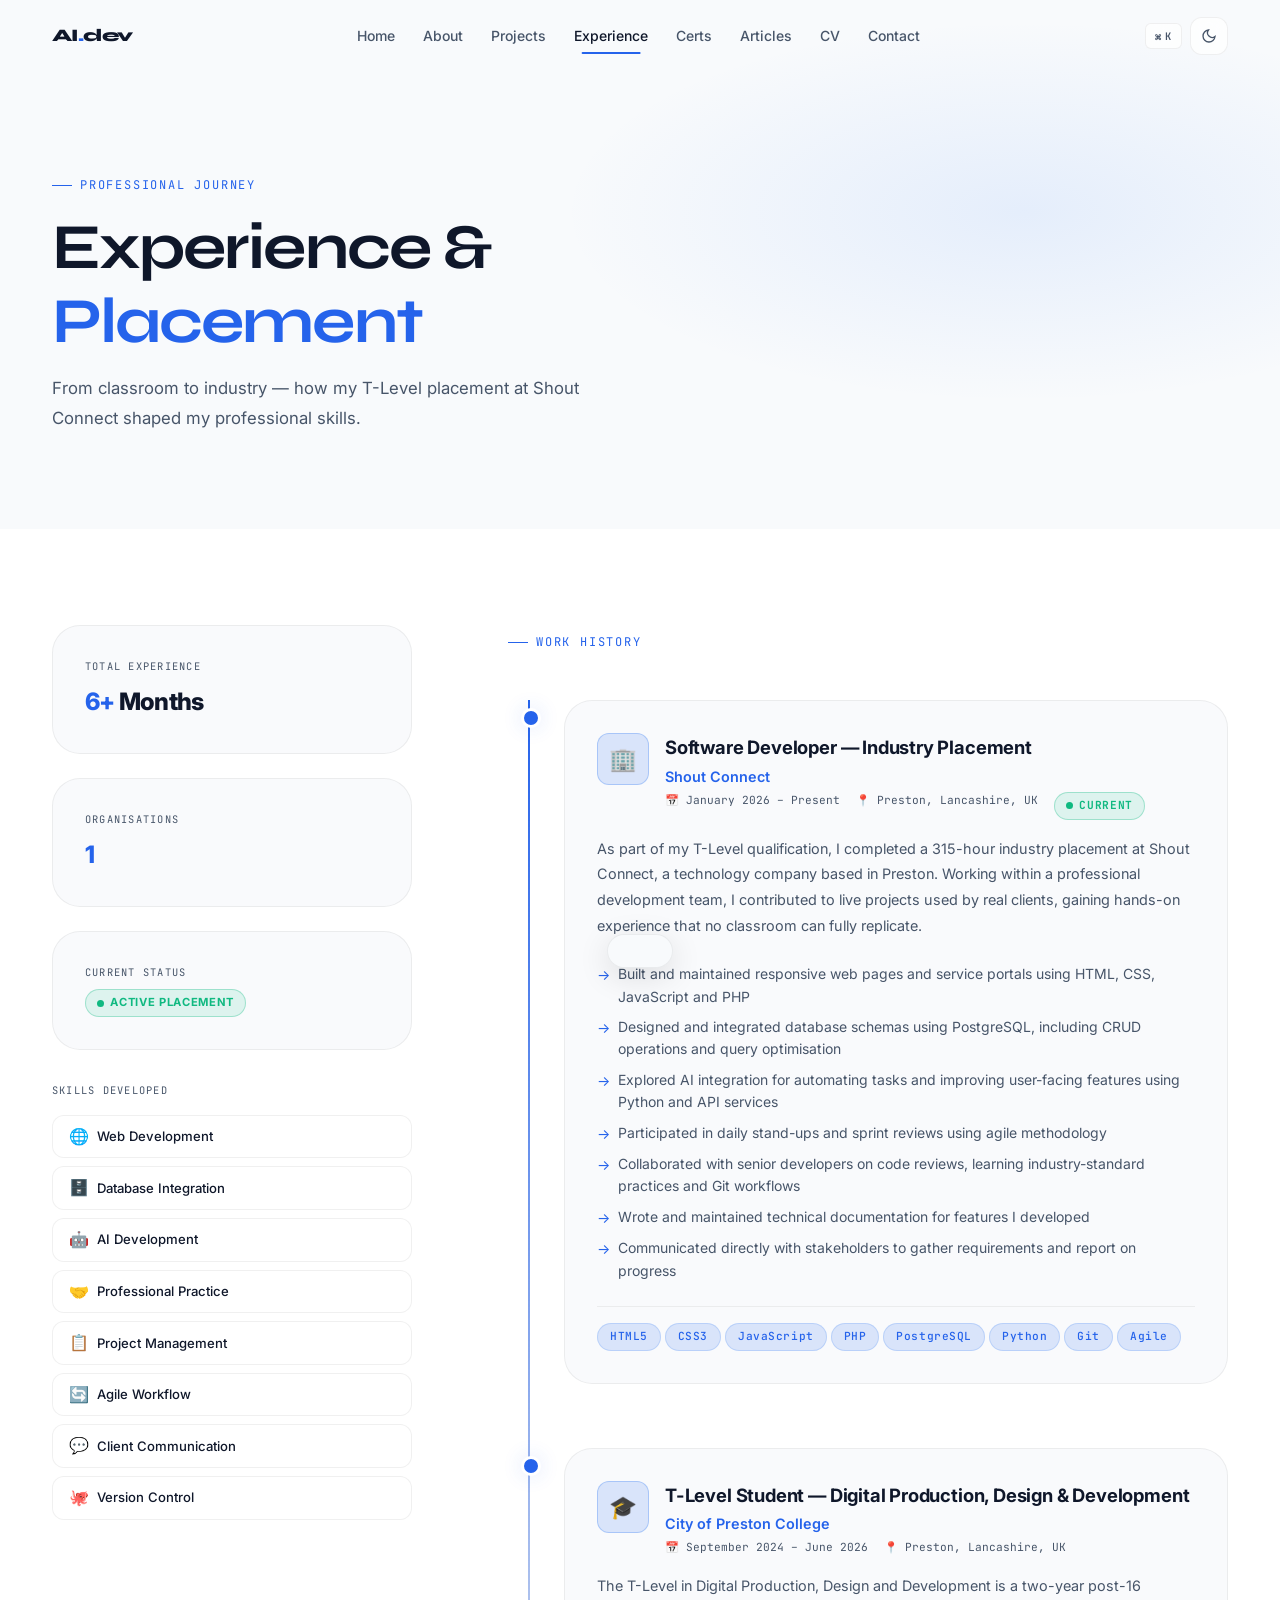
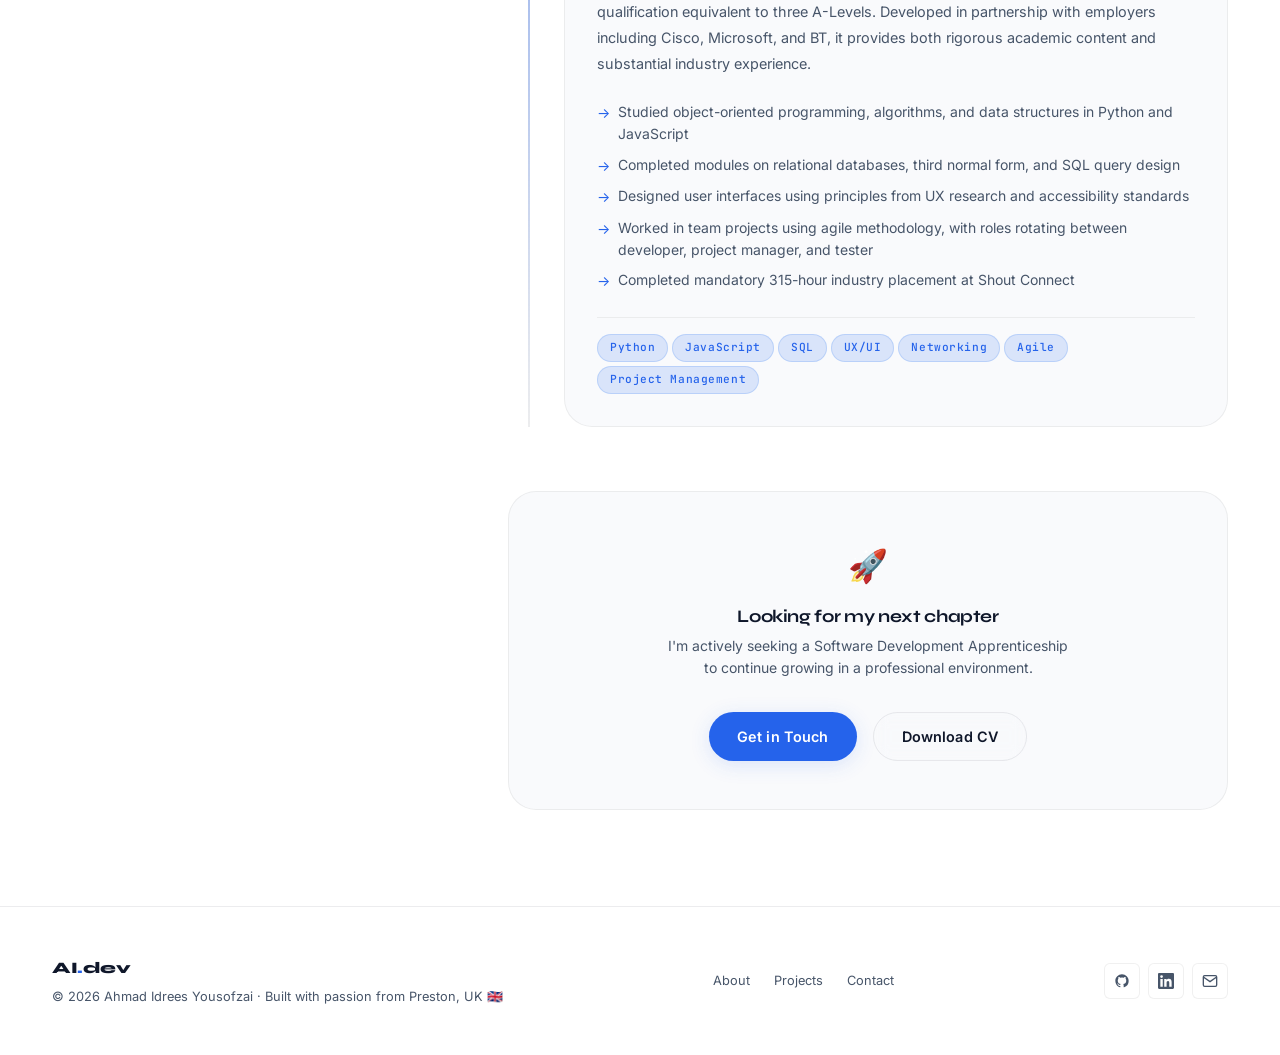
<file: experience.html>
<!DOCTYPE html>
<html lang="en" data-theme="dark">
<head>
  <meta charset="UTF-8"/>
  <meta name="viewport" content="width=device-width, initial-scale=1.0"/>
  <meta name="description" content="Experience — Ahmad Idrees Yousofzai's work placement and professional development timeline."/>
  <title>Experience — Ahmad Idrees</title>
  <link rel="preconnect" href="https://fonts.googleapis.com"/>
  <link rel="preconnect" href="https://fonts.gstatic.com" crossorigin/>
  <link href="https://fonts.googleapis.com/css2?family=Syne:wght@400;600;700;800&family=Inter:wght@300;400;500;600;700&family=JetBrains+Mono:wght@400;500;600&display=swap" rel="stylesheet"/>
  <link rel="stylesheet" href="assets/css/main.css"/>
  <link rel="stylesheet" href="assets/css/components.css"/>
  <style>
    .exp-layout {
      display: grid;
      grid-template-columns: 1fr 2fr;
      gap: var(--space-4xl);
      align-items: start;
    }

    @media (max-width: 900px) { .exp-layout { grid-template-columns: 1fr; } }

    .exp-sidebar {
      position: sticky;
      top: calc(var(--nav-height) + var(--space-xl));
    }

    .exp-summary-card {
      background: var(--bg-card);
      border: 1px solid var(--glass-border);
      border-radius: var(--radius-xl);
      padding: var(--space-xl);
      backdrop-filter: blur(12px);
      margin-bottom: var(--space-lg);
    }

    .exp-summary-label {
      font-family: var(--font-mono);
      font-size: 0.65rem;
      letter-spacing: 0.12em;
      text-transform: uppercase;
      color: var(--text-secondary);
      margin-bottom: var(--space-sm);
    }

    .exp-summary-value {
      font-size: 1.5rem;
      font-weight: 800;
      letter-spacing: -0.03em;
      color: var(--text-primary);
    }

    .exp-summary-value span { color: var(--accent); }

    .skill-developed {
      display: flex;
      align-items: center;
      gap: var(--space-sm);
      padding: var(--space-sm) var(--space-md);
      background: var(--glass);
      border: 1px solid var(--glass-border);
      border-radius: var(--radius-md);
      font-size: 0.82rem;
      font-weight: 500;
      margin-bottom: var(--space-sm);
      transition: border-color var(--duration-fast);
      cursor: default;
    }

    .skill-developed:hover { border-color: var(--border-hover); }
    .skill-developed-icon  { font-size: 1rem; }

    /* Big timeline for experience */
    .exp-timeline {
      position: relative;
      padding-left: 56px;
    }

    .exp-timeline::before {
      content: '';
      position: absolute;
      left: 20px;
      top: 0;
      bottom: 0;
      width: 2px;
      background: linear-gradient(to bottom, var(--accent), var(--border));
    }

    .exp-timeline-item {
      position: relative;
      margin-bottom: var(--space-3xl);
    }

    .exp-timeline-dot {
      position: absolute;
      left: -43px;
      top: 8px;
      width: 20px;
      height: 20px;
      border-radius: 50%;
      background: var(--accent);
      border: 3px solid var(--bg-primary);
      box-shadow: 0 0 20px var(--accent-glow);
      z-index: 1;
    }

    .exp-timeline-dot.current {
      animation: pulse-glow 2.5s ease-in-out infinite;
    }

    @keyframes pulse-glow {
      0%, 100% { box-shadow: 0 0 10px var(--accent-glow); }
      50%       { box-shadow: 0 0 25px rgba(59,130,246,0.5); }
    }

    .exp-item-card {
      background: var(--bg-card);
      border: 1px solid var(--glass-border);
      border-radius: var(--radius-xl);
      padding: var(--space-xl);
      backdrop-filter: blur(12px);
      transition: all var(--duration-base) var(--ease-smooth);
    }

    .exp-item-card:hover {
      border-color: var(--border-hover);
      box-shadow: var(--shadow-glow), var(--shadow-md);
    }

    .exp-item-header {
      display: flex;
      align-items: flex-start;
      gap: var(--space-md);
      margin-bottom: var(--space-md);
    }

    .exp-item-logo {
      width: 52px;
      height: 52px;
      border-radius: var(--radius-md);
      background: var(--accent-glow);
      border: 1px solid rgba(59,130,246,0.3);
      display: flex;
      align-items: center;
      justify-content: center;
      font-size: 1.4rem;
      flex-shrink: 0;
    }

    .exp-item-meta {}
    .exp-item-role { font-size: 1.15rem; font-weight: 700; letter-spacing: -0.01em; }
    .exp-item-company { color: var(--accent); font-weight: 600; font-size: 0.9rem; margin-top: 2px; }
    .exp-item-date-location {
      display: flex;
      flex-wrap: wrap;
      gap: var(--space-md);
      font-family: var(--font-mono);
      font-size: 0.7rem;
      color: var(--text-secondary);
      margin-top: 4px;
    }

    .exp-item-body { color: var(--text-secondary); font-size: 0.9rem; line-height: 1.8; }

    .exp-item-highlights {
      margin-top: var(--space-lg);
      list-style: none;
    }

    .exp-item-highlights li {
      display: flex;
      align-items: flex-start;
      gap: var(--space-sm);
      font-size: 0.875rem;
      color: var(--text-secondary);
      margin-bottom: var(--space-sm);
      line-height: 1.6;
    }

    .exp-item-highlights li::before {
      content: '→';
      color: var(--accent);
      flex-shrink: 0;
      margin-top: 1px;
    }

    .exp-item-tags {
      display: flex;
      flex-wrap: wrap;
      gap: var(--space-xs);
      margin-top: var(--space-lg);
      padding-top: var(--space-md);
      border-top: 1px solid var(--glass-border);
    }

    .current-badge {
      display: inline-flex;
      align-items: center;
      gap: 6px;
      padding: 0.25rem 0.7rem;
      border-radius: var(--radius-full);
      background: rgba(16,185,129,0.12);
      border: 1px solid rgba(16,185,129,0.3);
      color: #10B981;
      font-size: 0.7rem;
      font-weight: 700;
      letter-spacing: 0.06em;
      text-transform: uppercase;
    }
  </style>
</head>
<body>
  <header id="navbar" role="banner"></header>

  <main id="main-content">

    <!-- Hero -->
    <section class="page-hero" style="background:var(--bg-secondary)">
      <div class="page-hero-bg" style="background:radial-gradient(ellipse 60% 60% at 80% 40%, rgba(59,130,246,0.1), transparent 60%)"></div>
      <div class="container page-hero-content">
        <div class="section-label hero-reveal">Professional Journey</div>
        <h1 class="text-headline hero-reveal" data-delay="80">
          Experience &<br><span style="color:var(--accent)">Placement</span>
        </h1>
        <p style="color:var(--text-secondary);font-size:1.05rem;max-width:540px;line-height:1.75;margin-top:var(--space-md)" class="hero-reveal" data-delay="160">
          From classroom to industry — how my T-Level placement at Shout Connect shaped my professional skills.
        </p>
      </div>
    </section>

    <!-- Content -->
    <section class="section" style="background:var(--bg-primary)">
      <div class="container exp-layout">

        <!-- Sidebar -->
        <aside class="exp-sidebar">
          <div class="exp-summary-card reveal reveal-left">
            <div class="exp-summary-label">Total Experience</div>
            <div class="exp-summary-value"><span data-count="6" data-suffix="+">0+</span> Months</div>
          </div>
          <div class="exp-summary-card reveal reveal-left" data-delay="80">
            <div class="exp-summary-label">Organisations</div>
            <div class="exp-summary-value"><span>1</span></div>
          </div>
          <div class="exp-summary-card reveal reveal-left" data-delay="160">
            <div class="exp-summary-label">Current Status</div>
            <div class="current-badge"><span class="status-dot"></span>Active Placement</div>
          </div>

          <div style="margin-top:var(--space-xl)" class="reveal reveal-left" data-delay="200">
            <p style="font-family:var(--font-mono);font-size:.65rem;letter-spacing:.12em;text-transform:uppercase;color:var(--text-secondary);margin-bottom:var(--space-md)">Skills Developed</p>

            <div class="skill-developed"><span class="skill-developed-icon">🌐</span>Web Development</div>
            <div class="skill-developed"><span class="skill-developed-icon">🗄️</span>Database Integration</div>
            <div class="skill-developed"><span class="skill-developed-icon">🤖</span>AI Development</div>
            <div class="skill-developed"><span class="skill-developed-icon">🤝</span>Professional Practice</div>
            <div class="skill-developed"><span class="skill-developed-icon">📋</span>Project Management</div>
            <div class="skill-developed"><span class="skill-developed-icon">🔄</span>Agile Workflow</div>
            <div class="skill-developed"><span class="skill-developed-icon">💬</span>Client Communication</div>
            <div class="skill-developed"><span class="skill-developed-icon">🐙</span>Version Control</div>
          </div>
        </aside>

        <!-- Timeline -->
        <div>
          <div class="section-label reveal" style="margin-bottom:var(--space-2xl)">Work History</div>

          <div class="exp-timeline">

            <!-- Shout Connect -->
            <div class="exp-timeline-item reveal" data-delay="100">
              <div class="exp-timeline-dot current" aria-hidden="true"></div>
              <div class="exp-item-card">
                <div class="exp-item-header">
                  <div class="exp-item-logo" aria-hidden="true">🏢</div>
                  <div class="exp-item-meta">
                    <div class="exp-item-role">Software Developer — Industry Placement</div>
                    <div class="exp-item-company">Shout Connect</div>
                    <div class="exp-item-date-location">
                      <span>📅 January 2026 – Present</span>
                      <span>📍 Preston, Lancashire, UK</span>
                      <span class="current-badge"><span class="status-dot"></span>Current</span>
                    </div>
                  </div>
                </div>

                <p class="exp-item-body">
                  As part of my T-Level qualification, I completed a 315-hour industry placement at Shout Connect, a technology company based in Preston. Working within a professional development team, I contributed to live projects used by real clients, gaining hands-on experience that no classroom can fully replicate.
                </p>

                <ul class="exp-item-highlights" aria-label="Key responsibilities and achievements">
                  <li>Built and maintained responsive web pages and service portals using HTML, CSS, JavaScript and PHP</li>
                  <li>Designed and integrated database schemas using PostgreSQL, including CRUD operations and query optimisation</li>
                  <li>Explored AI integration for automating tasks and improving user-facing features using Python and API services</li>
                  <li>Participated in daily stand-ups and sprint reviews using agile methodology</li>
                  <li>Collaborated with senior developers on code reviews, learning industry-standard practices and Git workflows</li>
                  <li>Wrote and maintained technical documentation for features I developed</li>
                  <li>Communicated directly with stakeholders to gather requirements and report on progress</li>
                </ul>

                <div class="exp-item-tags">
                  <span class="tag">HTML5</span>
                  <span class="tag">CSS3</span>
                  <span class="tag">JavaScript</span>
                  <span class="tag">PHP</span>
                  <span class="tag">PostgreSQL</span>
                  <span class="tag">Python</span>
                  <span class="tag">Git</span>
                  <span class="tag">Agile</span>
                </div>
              </div>
            </div>

            <!-- T-Level studies -->
            <div class="exp-timeline-item reveal" data-delay="200">
              <div class="exp-timeline-dot" aria-hidden="true"></div>
              <div class="exp-item-card">
                <div class="exp-item-header">
                  <div class="exp-item-logo" aria-hidden="true">🎓</div>
                  <div class="exp-item-meta">
                    <div class="exp-item-role">T-Level Student — Digital Production, Design & Development</div>
                    <div class="exp-item-company">City of Preston College</div>
                    <div class="exp-item-date-location">
                      <span>📅 September 2024 – June 2026</span>
                      <span>📍 Preston, Lancashire, UK</span>
                    </div>
                  </div>
                </div>

                <p class="exp-item-body">
                  The T-Level in Digital Production, Design and Development is a two-year post-16 qualification equivalent to three A-Levels. Developed in partnership with employers including Cisco, Microsoft, and BT, it provides both rigorous academic content and substantial industry experience.
                </p>

                <ul class="exp-item-highlights" aria-label="Key modules and activities">
                  <li>Studied object-oriented programming, algorithms, and data structures in Python and JavaScript</li>
                  <li>Completed modules on relational databases, third normal form, and SQL query design</li>
                  <li>Designed user interfaces using principles from UX research and accessibility standards</li>
                  <li>Worked in team projects using agile methodology, with roles rotating between developer, project manager, and tester</li>
                  <li>Completed mandatory 315-hour industry placement at Shout Connect</li>
                </ul>

                <div class="exp-item-tags">
                  <span class="tag">Python</span>
                  <span class="tag">JavaScript</span>
                  <span class="tag">SQL</span>
                  <span class="tag">UX/UI</span>
                  <span class="tag">Networking</span>
                  <span class="tag">Agile</span>
                  <span class="tag">Project Management</span>
                </div>
              </div>
            </div>

          </div><!-- /.exp-timeline -->

          <!-- CTA -->
          <div class="reveal" data-delay="300" style="margin-top:var(--space-2xl)">
            <div class="exp-item-card" style="text-align:center;padding:var(--space-2xl)">
              <div style="font-size:2rem;margin-bottom:var(--space-md)">🚀</div>
              <h3 style="font-size:1.1rem;margin-bottom:var(--space-sm)">Looking for my next chapter</h3>
              <p style="color:var(--text-secondary);font-size:.875rem;max-width:400px;margin:0 auto var(--space-xl)">
                I'm actively seeking a Software Development Apprenticeship to continue growing in a professional environment.
              </p>
              <div style="display:flex;gap:var(--space-md);justify-content:center;flex-wrap:wrap">
                <a href="contact.html" class="btn btn-primary">Get in Touch</a>
                <a href="assets/documents/ahmad-idrees-cv.pdf" download class="btn btn-outline">Download CV</a>
              </div>
            </div>
          </div>

        </div>
      </div>
    </section>

  </main>

  <footer role="contentinfo"></footer>

  <script type="module">
    import { initTheme, initCursor, initScrollProgress, initNavbar, initBackToTop, initReveal } from './assets/js/main.js';
    import { injectLayout } from './assets/js/layout.js';
    import { initCommandPalette } from './assets/js/command-palette.js';
    import { initHeroReveal, initMagneticButtons, initCounters } from './assets/js/animations.js';

    injectLayout();
    initTheme();
    initNavbar();
    initScrollProgress();
    initBackToTop();
    initCommandPalette();
    initCursor();
    initHeroReveal();
    initReveal();
    initCounters();
    initMagneticButtons();
  </script>
</body>
</html>
</file>
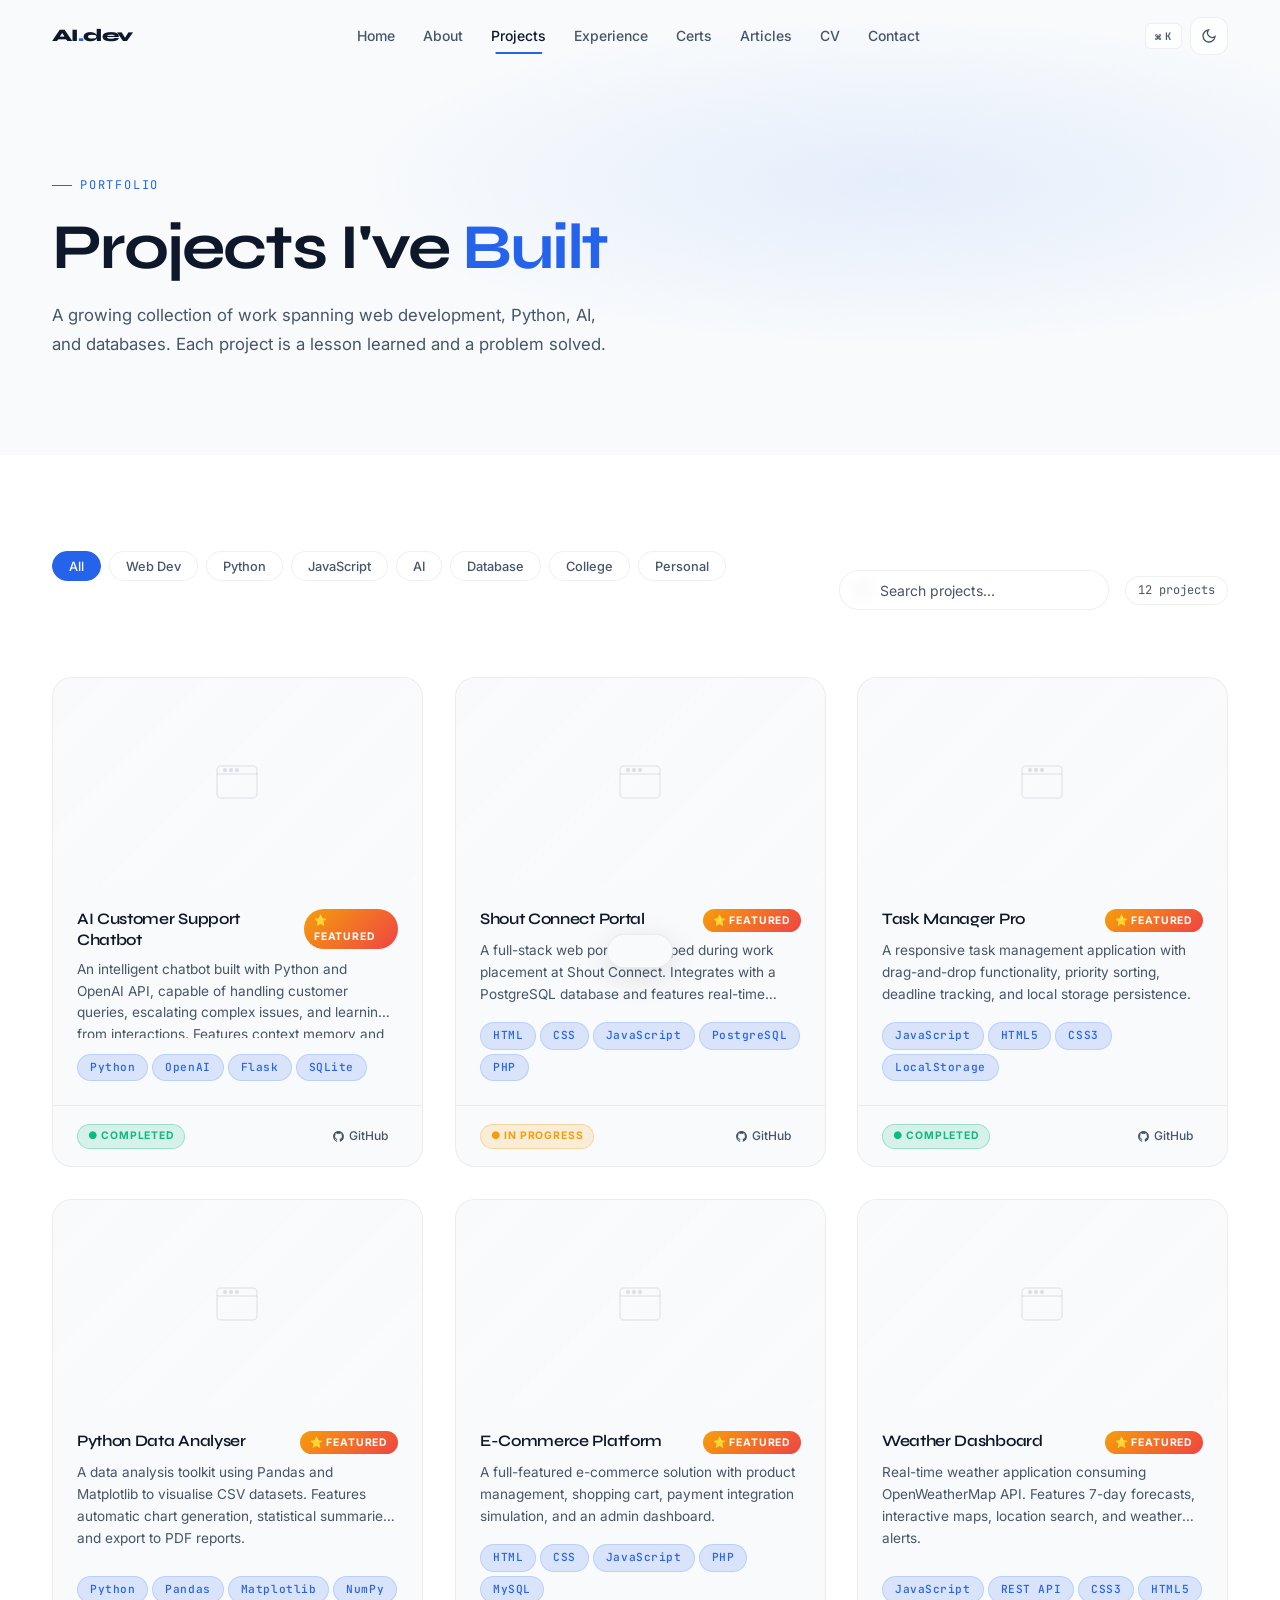
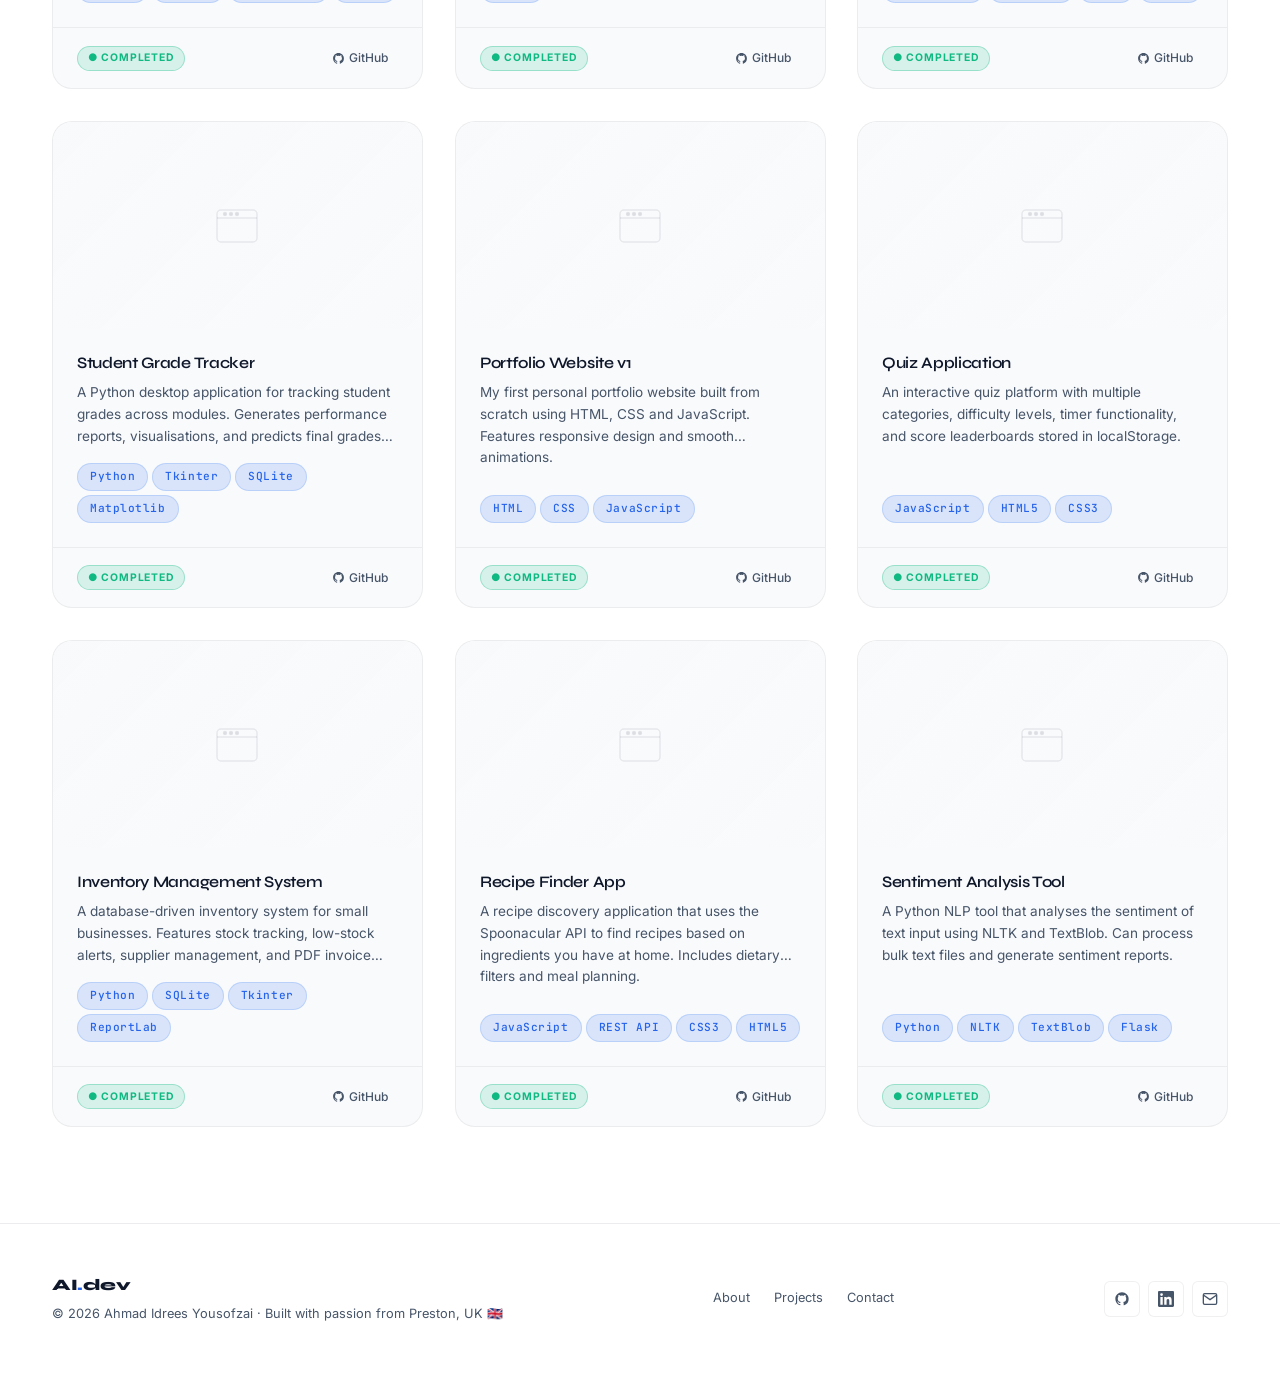
<file: projects.html>
<!DOCTYPE html>
<html lang="en" data-theme="dark">
<head>
  <meta charset="UTF-8"/>
  <meta name="viewport" content="width=device-width, initial-scale=1.0"/>
  <meta name="description" content="Projects by Ahmad Idrees Yousofzai — web development, Python, AI, and database projects."/>
  <title>Projects — Ahmad Idrees</title>
  <link rel="preconnect" href="https://fonts.googleapis.com"/>
  <link rel="preconnect" href="https://fonts.gstatic.com" crossorigin/>
  <link href="https://fonts.googleapis.com/css2?family=Syne:wght@400;600;700;800&family=Inter:wght@300;400;500;600;700&family=JetBrains+Mono:wght@400;500;600&display=swap" rel="stylesheet"/>
  <link rel="stylesheet" href="assets/css/main.css"/>
  <link rel="stylesheet" href="assets/css/components.css"/>
  <style>
    .projects-controls {
      display: flex;
      flex-wrap: wrap;
      align-items: center;
      justify-content: space-between;
      gap: var(--space-lg);
      margin-bottom: var(--space-2xl);
    }

    .projects-grid {
      display: grid;
      grid-template-columns: repeat(3, 1fr);
      gap: var(--space-xl);
    }

    @media (max-width: 1024px) { .projects-grid { grid-template-columns: repeat(2, 1fr); } }
    @media (max-width: 640px)  { .projects-grid { grid-template-columns: 1fr; } }

    .projects-count {
      font-family: var(--font-mono);
      font-size: 0.75rem;
      color: var(--text-secondary);
      padding: 0.25rem 0.75rem;
      background: var(--glass);
      border: 1px solid var(--glass-border);
      border-radius: var(--radius-full);
    }

    .no-results {
      grid-column: 1 / -1;
      text-align: center;
      padding: var(--space-4xl);
      color: var(--text-secondary);
    }

    .no-results-icon { font-size: 3rem; margin-bottom: var(--space-md); }

    .project-card.hidden { display: none; }

    @keyframes cardIn {
      from { opacity: 0; transform: translateY(24px) scale(0.97); }
      to   { opacity: 1; transform: translateY(0) scale(1); }
    }

    .project-card.visible {
      animation: cardIn 0.4s cubic-bezier(0,0,0.2,1) forwards;
    }
  </style>
</head>
<body>
  <header id="navbar" role="banner"></header>

  <main id="main-content">

    <!-- Hero -->
    <section class="page-hero" style="background:var(--bg-secondary)">
      <div class="page-hero-bg" style="background:radial-gradient(ellipse 70% 60% at 70% 40%, rgba(59,130,246,0.1), transparent 60%)"></div>
      <div class="container page-hero-content">
        <div class="section-label hero-reveal">Portfolio</div>
        <h1 class="text-headline hero-reveal" data-delay="80">
          Projects I've <span style="color:var(--accent)">Built</span>
        </h1>
        <p style="color:var(--text-secondary);font-size:1.05rem;max-width:560px;line-height:1.75;margin-top:var(--space-md)" class="hero-reveal" data-delay="160">
          A growing collection of work spanning web development, Python, AI, and databases. Each project is a lesson learned and a problem solved.
        </p>
      </div>
    </section>

    <!-- Projects -->
    <section class="section" style="background:var(--bg-primary)">
      <div class="container">
        <!-- Controls -->
        <div class="projects-controls">
          <div class="filter-tabs" id="filter-tabs" role="group" aria-label="Filter projects by category">
            <button class="filter-tab active" data-filter="all">All</button>
            <button class="filter-tab" data-filter="Web Development">Web Dev</button>
            <button class="filter-tab" data-filter="Python">Python</button>
            <button class="filter-tab" data-filter="JavaScript">JavaScript</button>
            <button class="filter-tab" data-filter="AI">AI</button>
            <button class="filter-tab" data-filter="Database">Database</button>
            <button class="filter-tab" data-filter="College Projects">College</button>
            <button class="filter-tab" data-filter="Personal Projects">Personal</button>
          </div>
          <div style="display:flex;align-items:center;gap:var(--space-md)">
            <div class="search-wrap">
              <svg class="search-icon" width="16" height="16" viewBox="0 0 24 24" fill="none" stroke="currentColor" stroke-width="2" aria-hidden="true">
                <circle cx="11" cy="11" r="8"/><line x1="21" y1="21" x2="16.65" y2="16.65"/>
              </svg>
              <input type="search" class="search-input" id="project-search" placeholder="Search projects..." aria-label="Search projects"/>
            </div>
            <div class="projects-count" id="projects-count" aria-live="polite">0 projects</div>
          </div>
        </div>

        <!-- Grid -->
        <div class="projects-grid" id="projects-grid" aria-label="Projects" aria-live="polite"></div>
      </div>
    </section>

  </main>

  <footer role="contentinfo"></footer>

  <script type="module">
    import { initTheme, initCursor, initScrollProgress, initNavbar, initBackToTop, fetchData, debounce } from './assets/js/main.js';
    import { injectLayout } from './assets/js/layout.js';
    import { initCommandPalette } from './assets/js/command-palette.js';
    import { initHeroReveal, initTilt } from './assets/js/animations.js';

    injectLayout();
    initTheme();
    initNavbar();
    initScrollProgress();
    initBackToTop();
    initCommandPalette();
    initCursor();
    initHeroReveal();

    let allProjects = [];
    let activeFilter = 'all';
    let searchQuery  = '';

    async function init() {
      allProjects = await fetchData('assets/data/projects.json') || [];
      render();
      initTilt();
    }

    function render() {
      const grid = document.getElementById('projects-grid');
      const count = document.getElementById('projects-count');
      if (!grid) return;

      let filtered = allProjects;

      if (activeFilter !== 'all') {
        filtered = filtered.filter(p => p.category.includes(activeFilter));
      }

      if (searchQuery) {
        const q = searchQuery.toLowerCase();
        filtered = filtered.filter(p =>
          p.title.toLowerCase().includes(q) ||
          p.description.toLowerCase().includes(q) ||
          p.tags.some(t => t.toLowerCase().includes(q))
        );
      }

      if (count) count.textContent = `${filtered.length} project${filtered.length !== 1 ? 's' : ''}`;

      if (!filtered.length) {
        grid.innerHTML = `
          <div class="no-results">
            <div class="no-results-icon">🔍</div>
            <p style="font-size:1rem;font-weight:600;margin-bottom:.5rem">No projects found</p>
            <p style="font-size:.85rem">Try a different filter or search term.</p>
          </div>`;
        return;
      }

      grid.innerHTML = filtered.map((p, i) => projectCard(p, i)).join('');
      // Animate in
      grid.querySelectorAll('.project-card').forEach((card, i) => {
        card.style.animationDelay = `${i * 60}ms`;
        card.classList.add('visible');
      });
      initTilt();
    }

    // Filter tabs
    document.getElementById('filter-tabs')?.addEventListener('click', (e) => {
      const tab = e.target.closest('.filter-tab');
      if (!tab) return;
      document.querySelectorAll('.filter-tab').forEach(t => t.classList.remove('active'));
      tab.classList.add('active');
      activeFilter = tab.dataset.filter;
      render();
    });

    // Search
    document.getElementById('project-search')?.addEventListener('input', debounce((e) => {
      searchQuery = e.target.value.trim();
      render();
    }, 200));

    function projectCard(p) {
      const statusBadge = p.status === 'completed'
        ? '<span class="badge badge-completed">● Completed</span>'
        : '<span class="badge badge-progress">● In Progress</span>';

      return `
        <article class="project-card" data-tilt aria-label="${p.title}">
          <div class="project-thumb">
            <svg viewBox="0 0 48 48" fill="none" stroke="currentColor" stroke-width="1.5" aria-hidden="true">
              <rect x="4" y="8" width="40" height="32" rx="4"/><path d="M4 16h40"/><circle cx="12" cy="12" r="1.5" fill="currentColor"/><circle cx="18" cy="12" r="1.5" fill="currentColor"/><circle cx="24" cy="12" r="1.5" fill="currentColor"/>
            </svg>
            <div class="project-thumb-overlay">
              ${p.demo ? `<a href="${p.demo}" target="_blank" rel="noopener" class="btn btn-primary" style="padding:.4rem 1rem;font-size:.75rem">Live Demo</a>` : ''}
              <a href="${p.github}" target="_blank" rel="noopener" class="btn btn-outline" style="padding:.4rem 1rem;font-size:.75rem;color:#fff">GitHub</a>
            </div>
          </div>
          <div class="project-body">
            <div class="project-top">
              <h2 class="project-title">${p.title}</h2>
              ${p.featured ? '<span class="badge badge-featured">⭐ Featured</span>' : ''}
            </div>
            <p class="project-desc">${p.description}</p>
            <div class="project-tags">
              ${p.tags.map(t => `<span class="tag">${t}</span>`).join('')}
            </div>
          </div>
          <div class="project-footer">
            ${statusBadge}
            <div class="project-links">
              <a href="${p.github}" target="_blank" rel="noopener" class="project-link" aria-label="View on GitHub">
                <svg viewBox="0 0 24 24" fill="currentColor" aria-hidden="true" width="13" height="13"><path d="M12 2C6.477 2 2 6.484 2 12.017c0 4.425 2.865 8.18 6.839 9.504.5.092.682-.217.682-.483 0-.237-.008-.868-.013-1.703-2.782.605-3.369-1.343-3.369-1.343-.454-1.158-1.11-1.466-1.11-1.466-.908-.62.069-.608.069-.608 1.003.07 1.531 1.032 1.531 1.032.892 1.53 2.341 1.088 2.91.832.092-.647.35-1.088.636-1.338-2.22-.253-4.555-1.113-4.555-4.951 0-1.093.39-1.988 1.029-2.688-.103-.253-.446-1.272.098-2.65 0 0 .84-.27 2.75 1.026A9.564 9.564 0 0 1 12 6.844a9.59 9.59 0 0 1 2.504.337c1.909-1.296 2.747-1.027 2.747-1.027.546 1.379.202 2.398.1 2.651.64.7 1.028 1.595 1.028 2.688 0 3.848-2.339 4.695-4.566 4.943.359.309.678.92.678 1.855 0 1.338-.012 2.419-.012 2.747 0 .268.18.58.688.482A10.019 10.019 0 0 0 22 12.017C22 6.484 17.522 2 12 2z"/></svg>
                GitHub
              </a>
              ${p.demo ? `<a href="${p.demo}" target="_blank" rel="noopener" class="project-link">
                <svg viewBox="0 0 24 24" fill="none" stroke="currentColor" stroke-width="2" width="13" height="13" aria-hidden="true"><path d="M18 13v6a2 2 0 0 1-2 2H5a2 2 0 0 1-2-2V8a2 2 0 0 1 2-2h6"/><polyline points="15 3 21 3 21 9"/><line x1="10" y1="14" x2="21" y2="3"/></svg>
                Demo
              </a>` : ''}
            </div>
          </div>
        </article>
      `;
    }

    init();
  </script>
</body>
</html>
</file>
<file: assets/css/main.css>
/* ============================================================
   AHMAD IDREES YOUSOFZAI — PORTFOLIO
   main.css — Variables, Reset, Base
   ============================================================ */

/* ── CSS Custom Properties ─────────────────────────────────── */
:root {
  /* Dark theme (default) */
  --bg-primary:       #0B0F19;
  --bg-secondary:     #131A29;
  --bg-card:          rgba(19, 26, 41, 0.7);
  --text-primary:     #F8FAFC;
  --text-secondary:   #94A3B8;
  --accent:           #3B82F6;
  --accent-glow:      rgba(59, 130, 246, 0.25);
  --accent-hover:     #60A5FA;
  --border:           rgba(148, 163, 184, 0.1);
  --border-hover:     rgba(59, 130, 246, 0.4);
  --glass:            rgba(19, 26, 41, 0.6);
  --glass-border:     rgba(255, 255, 255, 0.06);

  /* Typography */
  --font-display:     'Syne', 'Inter', sans-serif;
  --font-body:        'Inter', system-ui, sans-serif;
  --font-mono:        'JetBrains Mono', 'Fira Code', monospace;

  /* Spacing scale */
  --space-xs:  0.25rem;
  --space-sm:  0.5rem;
  --space-md:  1rem;
  --space-lg:  1.5rem;
  --space-xl:  2rem;
  --space-2xl: 3rem;
  --space-3xl: 4rem;
  --space-4xl: 6rem;

  /* Radius */
  --radius-sm:   6px;
  --radius-md:   12px;
  --radius-lg:   20px;
  --radius-xl:   28px;
  --radius-full: 9999px;

  /* Transitions */
  --ease-smooth:  cubic-bezier(0.4, 0, 0.2, 1);
  --ease-spring:  cubic-bezier(0.34, 1.56, 0.64, 1);
  --ease-out:     cubic-bezier(0, 0, 0.2, 1);
  --duration-fast:   150ms;
  --duration-base:   300ms;
  --duration-slow:   600ms;
  --duration-slower: 900ms;

  /* Nav */
  --nav-height: 72px;

  /* Shadows */
  --shadow-sm:   0 1px 3px rgba(0,0,0,0.3), 0 1px 2px rgba(0,0,0,0.2);
  --shadow-md:   0 4px 16px rgba(0,0,0,0.4);
  --shadow-lg:   0 8px 32px rgba(0,0,0,0.5);
  --shadow-glow: 0 0 30px rgba(59, 130, 246, 0.2);
}

/* Light theme overrides */
[data-theme="light"] {
  --bg-primary:     #FFFFFF;
  --bg-secondary:   #F8FAFC;
  --bg-card:        rgba(248, 250, 252, 0.85);
  --text-primary:   #0F172A;
  --text-secondary: #475569;
  --accent:         #2563EB;
  --accent-glow:    rgba(37, 99, 235, 0.15);
  --accent-hover:   #1D4ED8;
  --border:         rgba(15, 23, 42, 0.08);
  --border-hover:   rgba(37, 99, 235, 0.4);
  --glass:          rgba(255, 255, 255, 0.75);
  --glass-border:   rgba(0, 0, 0, 0.06);
  --shadow-sm:      0 1px 3px rgba(0,0,0,0.08), 0 1px 2px rgba(0,0,0,0.06);
  --shadow-md:      0 4px 16px rgba(0,0,0,0.08);
  --shadow-lg:      0 8px 32px rgba(0,0,0,0.12);
  --shadow-glow:    0 0 30px rgba(37, 99, 235, 0.12);
}

/* ── Reset ──────────────────────────────────────────────────── */
*, *::before, *::after {
  box-sizing: border-box;
  margin: 0;
  padding: 0;
}

html {
  scroll-behavior: smooth;
  font-size: 16px;
  -webkit-text-size-adjust: 100%;
}

body {
  font-family: var(--font-body);
  background-color: var(--bg-primary);
  color: var(--text-primary);
  line-height: 1.6;
  overflow-x: hidden;
  transition: background-color var(--duration-slow) var(--ease-smooth),
              color var(--duration-slow) var(--ease-smooth);
  cursor: none;
}

@media (hover: none) {
  body { cursor: auto; }
}

img, video, svg {
  max-width: 100%;
  display: block;
}

a {
  color: inherit;
  text-decoration: none;
}

button {
  cursor: none;
  font-family: inherit;
  border: none;
  background: none;
}

ul, ol { list-style: none; }

/* ── Typography ─────────────────────────────────────────────── */
h1, h2, h3, h4, h5, h6 {
  font-family: var(--font-display);
  font-weight: 700;
  line-height: 1.15;
  letter-spacing: -0.02em;
}

.text-display {
  font-size: clamp(3rem, 8vw, 7rem);
  font-weight: 800;
  letter-spacing: -0.04em;
  line-height: 1.0;
}

.text-headline {
  font-size: clamp(2rem, 5vw, 4rem);
  font-weight: 700;
  letter-spacing: -0.03em;
}

.text-title {
  font-size: clamp(1.25rem, 3vw, 1.75rem);
  font-weight: 600;
  letter-spacing: -0.01em;
}

.text-body { font-size: 1rem; font-weight: 400; }
.text-sm   { font-size: 0.875rem; }
.text-xs   { font-size: 0.75rem; }
.text-mono { font-family: var(--font-mono); }

.text-accent   { color: var(--accent); }
.text-secondary { color: var(--text-secondary); }

/* ── Layout utilities ───────────────────────────────────────── */
.container {
  width: 100%;
  max-width: 1240px;
  margin: 0 auto;
  padding: 0 var(--space-xl);
}

@media (max-width: 640px) {
  .container { padding: 0 var(--space-lg); }
}

.section {
  padding: var(--space-4xl) 0;
}

.section--lg {
  padding: calc(var(--space-4xl) * 1.5) 0;
}

.grid-2 {
  display: grid;
  grid-template-columns: repeat(2, 1fr);
  gap: var(--space-xl);
}

.grid-3 {
  display: grid;
  grid-template-columns: repeat(3, 1fr);
  gap: var(--space-xl);
}

.grid-4 {
  display: grid;
  grid-template-columns: repeat(4, 1fr);
  gap: var(--space-lg);
}

@media (max-width: 1024px) {
  .grid-4 { grid-template-columns: repeat(2, 1fr); }
  .grid-3 { grid-template-columns: repeat(2, 1fr); }
}

@media (max-width: 640px) {
  .grid-2, .grid-3, .grid-4 { grid-template-columns: 1fr; }
}

.flex { display: flex; }
.flex-center { display: flex; align-items: center; justify-content: center; }
.flex-between { display: flex; align-items: center; justify-content: space-between; }
.gap-sm  { gap: var(--space-sm); }
.gap-md  { gap: var(--space-md); }
.gap-lg  { gap: var(--space-lg); }
.gap-xl  { gap: var(--space-xl); }

/* ── Section heading pattern ────────────────────────────────── */
.section-label {
  display: inline-flex;
  align-items: center;
  gap: var(--space-sm);
  font-family: var(--font-mono);
  font-size: 0.75rem;
  letter-spacing: 0.15em;
  text-transform: uppercase;
  color: var(--accent);
  margin-bottom: var(--space-md);
}

.section-label::before {
  content: '';
  display: inline-block;
  width: 20px;
  height: 1px;
  background: var(--accent);
}

.section-title {
  font-size: clamp(2rem, 4vw, 3rem);
  font-weight: 700;
  letter-spacing: -0.03em;
  margin-bottom: var(--space-md);
}

.section-subtitle {
  font-size: 1.1rem;
  color: var(--text-secondary);
  max-width: 580px;
  line-height: 1.7;
}

/* ── Buttons ────────────────────────────────────────────────── */
.btn {
  display: inline-flex;
  align-items: center;
  justify-content: center;
  gap: var(--space-sm);
  padding: 0.75rem 1.75rem;
  border-radius: var(--radius-full);
  font-family: var(--font-body);
  font-size: 0.9rem;
  font-weight: 600;
  letter-spacing: 0.01em;
  transition: all var(--duration-base) var(--ease-smooth);
  cursor: none;
  position: relative;
  overflow: hidden;
  white-space: nowrap;
}

.btn::before {
  content: '';
  position: absolute;
  inset: 0;
  opacity: 0;
  transition: opacity var(--duration-base) var(--ease-smooth);
}

.btn:hover::before { opacity: 1; }
.btn:focus-visible {
  outline: 2px solid var(--accent);
  outline-offset: 2px;
}

.btn-primary {
  background: var(--accent);
  color: #fff;
  box-shadow: 0 4px 20px var(--accent-glow);
}

.btn-primary::before {
  background: linear-gradient(135deg, rgba(255,255,255,0.1), transparent);
}

.btn-primary:hover {
  transform: translateY(-2px);
  box-shadow: 0 8px 30px var(--accent-glow);
}

.btn-outline {
  background: transparent;
  color: var(--text-primary);
  border: 1px solid var(--border);
  backdrop-filter: blur(8px);
}

.btn-outline::before {
  background: var(--border);
}

.btn-outline:hover {
  border-color: var(--border-hover);
  transform: translateY(-2px);
}

.btn-ghost {
  background: transparent;
  color: var(--text-secondary);
  padding: 0.5rem 1rem;
}

.btn-ghost:hover {
  color: var(--text-primary);
}

.btn-icon {
  width: 42px;
  height: 42px;
  padding: 0;
  border-radius: var(--radius-md);
  background: var(--glass);
  border: 1px solid var(--glass-border);
  color: var(--text-secondary);
  backdrop-filter: blur(8px);
}

.btn-icon:hover {
  color: var(--text-primary);
  border-color: var(--border-hover);
}

/* ── Cards ──────────────────────────────────────────────────── */
.card {
  background: var(--bg-card);
  border: 1px solid var(--glass-border);
  border-radius: var(--radius-lg);
  backdrop-filter: blur(12px);
  -webkit-backdrop-filter: blur(12px);
  transition: all var(--duration-base) var(--ease-smooth);
  overflow: hidden;
}

.card:hover {
  border-color: var(--border-hover);
  box-shadow: var(--shadow-glow), var(--shadow-lg);
  transform: translateY(-4px);
}

/* ── Tags / Badges ──────────────────────────────────────────── */
.tag {
  display: inline-flex;
  align-items: center;
  padding: 0.25rem 0.75rem;
  border-radius: var(--radius-full);
  font-family: var(--font-mono);
  font-size: 0.7rem;
  font-weight: 500;
  letter-spacing: 0.05em;
  background: var(--accent-glow);
  color: var(--accent);
  border: 1px solid rgba(59, 130, 246, 0.2);
  transition: all var(--duration-fast) var(--ease-smooth);
}

.tag:hover {
  background: var(--accent);
  color: #fff;
}

.badge {
  display: inline-flex;
  align-items: center;
  gap: 4px;
  padding: 0.2rem 0.6rem;
  border-radius: var(--radius-full);
  font-size: 0.65rem;
  font-weight: 700;
  letter-spacing: 0.08em;
  text-transform: uppercase;
}

.badge-featured {
  background: linear-gradient(135deg, #F59E0B, #EF4444);
  color: #fff;
}

.badge-completed {
  background: rgba(16, 185, 129, 0.15);
  color: #10B981;
  border: 1px solid rgba(16, 185, 129, 0.3);
}

.badge-progress {
  background: rgba(245, 158, 11, 0.15);
  color: #F59E0B;
  border: 1px solid rgba(245, 158, 11, 0.3);
}

/* ── Dividers ───────────────────────────────────────────────── */
.divider {
  height: 1px;
  background: var(--border);
  border: none;
  margin: var(--space-2xl) 0;
}

/* ── Glow Orb decorations ───────────────────────────────────── */
.orb {
  position: absolute;
  border-radius: 50%;
  filter: blur(80px);
  pointer-events: none;
  opacity: 0.3;
}

.orb-blue {
  background: radial-gradient(circle, #3B82F6, transparent 70%);
}

.orb-purple {
  background: radial-gradient(circle, #8B5CF6, transparent 70%);
}

/* ── Scroll reveal base ─────────────────────────────────────── */
.reveal {
  opacity: 0;
  transform: translateY(40px);
}

.reveal.is-visible {
  opacity: 1;
  transform: translateY(0);
  transition: opacity var(--duration-slower) var(--ease-out),
              transform var(--duration-slower) var(--ease-out);
}

.reveal-left  { transform: translateX(-40px); }
.reveal-right { transform: translateX(40px); }
.reveal-scale { transform: scale(0.92); }

.reveal-left.is-visible,
.reveal-right.is-visible,
.reveal-scale.is-visible {
  transform: none;
}

/* ── Accessibility ──────────────────────────────────────────── */
.sr-only {
  position: absolute;
  width: 1px;
  height: 1px;
  overflow: hidden;
  clip: rect(0,0,0,0);
  white-space: nowrap;
}

:focus-visible {
  outline: 2px solid var(--accent);
  outline-offset: 2px;
}

@media (prefers-reduced-motion: reduce) {
  *, *::before, *::after {
    animation-duration: 0.01ms !important;
    transition-duration: 0.01ms !important;
  }
}

/* ── Scrollbar ──────────────────────────────────────────────── */
::-webkit-scrollbar       { width: 6px; }
::-webkit-scrollbar-track { background: var(--bg-primary); }
::-webkit-scrollbar-thumb { background: var(--border); border-radius: 3px; }
::-webkit-scrollbar-thumb:hover { background: var(--accent); }

/* ── Selection ──────────────────────────────────────────────── */
::selection {
  background: var(--accent-glow);
  color: var(--accent);
}

/* ── Progress bar (top of page) ─────────────────────────────── */
#scroll-progress {
  position: fixed;
  top: 0;
  left: 0;
  height: 2px;
  width: 0%;
  background: linear-gradient(90deg, var(--accent), #8B5CF6);
  z-index: 9999;
  transition: width 50ms linear;
}

/* ── Back to top ────────────────────────────────────────────── */
#back-to-top {
  position: fixed;
  bottom: var(--space-xl);
  right: var(--space-xl);
  width: 46px;
  height: 46px;
  background: var(--glass);
  border: 1px solid var(--glass-border);
  border-radius: var(--radius-md);
  color: var(--text-secondary);
  backdrop-filter: blur(12px);
  display: flex;
  align-items: center;
  justify-content: center;
  cursor: none;
  opacity: 0;
  pointer-events: none;
  transform: translateY(10px);
  transition: all var(--duration-base) var(--ease-smooth);
  z-index: 800;
}

#back-to-top.visible {
  opacity: 1;
  pointer-events: auto;
  transform: translateY(0);
}

#back-to-top:hover {
  background: var(--accent);
  color: #fff;
  border-color: var(--accent);
}
</file>
<file: assets/css/components.css>
/* ============================================================
   components.css — Nav, Loading, Cursor, Command Palette, Cards
   ============================================================ */

/* ── Loading Screen ─────────────────────────────────────────── */
#loading-screen {
  position: fixed;
  inset: 0;
  background: #0B0F19;
  z-index: 10000;
  display: flex;
  flex-direction: column;
  align-items: center;
  justify-content: center;
  gap: var(--space-lg);
  transition: opacity 0.6s var(--ease-smooth), visibility 0.6s;
}

#loading-screen.loaded {
  opacity: 0;
  visibility: hidden;
  pointer-events: none;
}

.loading-logo {
  font-family: var(--font-display);
  font-size: 1.25rem;
  font-weight: 800;
  letter-spacing: -0.03em;
  color: #F8FAFC;
  margin-bottom: var(--space-sm);
}

.loading-logo span { color: #3B82F6; }

.loading-text {
  font-family: var(--font-mono);
  font-size: 0.75rem;
  letter-spacing: 0.1em;
  text-transform: uppercase;
  color: #64748B;
  height: 1.2em;
  overflow: hidden;
}

.loading-bar-wrap {
  width: 240px;
  height: 2px;
  background: rgba(255,255,255,0.06);
  border-radius: 1px;
  overflow: hidden;
}

.loading-bar {
  height: 100%;
  width: 0%;
  background: linear-gradient(90deg, #3B82F6, #8B5CF6);
  border-radius: 1px;
  transition: width 0.3s var(--ease-smooth);
}

.loading-percent {
  font-family: var(--font-mono);
  font-size: 0.7rem;
  color: #3B82F6;
  letter-spacing: 0.05em;
}

/* ── Custom Cursor ──────────────────────────────────────────── */
#cursor-dot,
#cursor-ring {
  position: fixed;
  border-radius: 50%;
  pointer-events: none;
  z-index: 9998;
  transform: translate(-50%, -50%);
  transition-property: transform, width, height, opacity, background;
  transition-timing-function: var(--ease-smooth);
  will-change: transform;
}

#cursor-dot {
  width: 6px;
  height: 6px;
  background: var(--accent);
  transition-duration: 0ms;
}

#cursor-ring {
  width: 32px;
  height: 32px;
  border: 1.5px solid rgba(59, 130, 246, 0.5);
  transition-duration: 80ms;
  background: transparent;
}

body.cursor-hover #cursor-ring {
  width: 50px;
  height: 50px;
  border-color: var(--accent);
  background: var(--accent-glow);
}

body.cursor-click #cursor-dot  { transform: translate(-50%, -50%) scale(1.8); }
body.cursor-click #cursor-ring { transform: translate(-50%, -50%) scale(0.8); }

@media (hover: none) {
  #cursor-dot, #cursor-ring { display: none; }
}

/* ── Navigation ─────────────────────────────────────────────── */
#navbar {
  position: fixed;
  top: 0;
  left: 0;
  right: 0;
  height: var(--nav-height);
  z-index: 900;
  transition: all var(--duration-base) var(--ease-smooth);
}

#navbar.scrolled {
  background: var(--glass);
  backdrop-filter: blur(20px);
  -webkit-backdrop-filter: blur(20px);
  border-bottom: 1px solid var(--glass-border);
  box-shadow: var(--shadow-sm);
}

.nav-inner {
  height: 100%;
  display: flex;
  align-items: center;
  justify-content: space-between;
}

.nav-logo {
  font-family: var(--font-display);
  font-size: 1.1rem;
  font-weight: 800;
  letter-spacing: -0.03em;
  color: var(--text-primary);
  transition: color var(--duration-fast);
}

.nav-logo span { color: var(--accent); }
.nav-logo:hover { color: var(--accent); }

.nav-links {
  display: flex;
  align-items: center;
  gap: var(--space-xs);
}

.nav-link {
  font-size: 0.875rem;
  font-weight: 500;
  color: var(--text-secondary);
  padding: 0.4rem 0.75rem;
  border-radius: var(--radius-sm);
  transition: all var(--duration-fast) var(--ease-smooth);
  position: relative;
}

.nav-link::after {
  content: '';
  position: absolute;
  bottom: 0;
  left: 50%;
  transform: translateX(-50%);
  width: 0;
  height: 2px;
  background: var(--accent);
  border-radius: 1px;
  transition: width var(--duration-base) var(--ease-spring);
}

.nav-link:hover,
.nav-link.active {
  color: var(--text-primary);
}

.nav-link.active::after { width: 60%; }

.nav-actions {
  display: flex;
  align-items: center;
  gap: var(--space-sm);
}

/* Theme toggle */
.theme-toggle {
  width: 38px;
  height: 38px;
  border-radius: var(--radius-md);
  background: var(--glass);
  border: 1px solid var(--glass-border);
  color: var(--text-secondary);
  backdrop-filter: blur(8px);
  display: flex;
  align-items: center;
  justify-content: center;
  cursor: none;
  transition: all var(--duration-fast) var(--ease-smooth);
}

.theme-toggle:hover {
  color: var(--text-primary);
  border-color: var(--border-hover);
}

.theme-toggle svg { width: 16px; height: 16px; }
[data-theme="light"] .icon-moon { display: none; }
[data-theme="dark"]  .icon-sun  { display: none; }
.icon-moon, .icon-sun { transition: transform var(--duration-base) var(--ease-spring); }

/* CMD-K hint */
.cmd-hint {
  display: flex;
  align-items: center;
  gap: 4px;
  padding: 0.3rem 0.6rem;
  border-radius: var(--radius-sm);
  background: var(--glass);
  border: 1px solid var(--glass-border);
  font-family: var(--font-mono);
  font-size: 0.65rem;
  color: var(--text-secondary);
  backdrop-filter: blur(8px);
  cursor: none;
  transition: all var(--duration-fast);
}

.cmd-hint:hover {
  border-color: var(--border-hover);
  color: var(--text-primary);
}

kbd {
  font-family: var(--font-mono);
  font-size: 0.65rem;
  font-weight: 600;
}

/* Mobile menu toggle */
.menu-toggle {
  display: none;
  flex-direction: column;
  justify-content: center;
  gap: 5px;
  width: 38px;
  height: 38px;
  background: var(--glass);
  border: 1px solid var(--glass-border);
  border-radius: var(--radius-md);
  cursor: none;
  padding: 8px;
  backdrop-filter: blur(8px);
}

.menu-toggle span {
  display: block;
  height: 1.5px;
  background: var(--text-secondary);
  border-radius: 1px;
  transition: all var(--duration-base) var(--ease-smooth);
  transform-origin: center;
}

.menu-toggle.open span:nth-child(1) { transform: translateY(6.5px) rotate(45deg); }
.menu-toggle.open span:nth-child(2) { opacity: 0; transform: scaleX(0); }
.menu-toggle.open span:nth-child(3) { transform: translateY(-6.5px) rotate(-45deg); }

@media (max-width: 900px) {
  .menu-toggle { display: flex; }
  .cmd-hint { display: none; }

  .nav-links {
    position: fixed;
    top: var(--nav-height);
    left: 0;
    right: 0;
    flex-direction: column;
    align-items: flex-start;
    padding: var(--space-lg) var(--space-xl);
    background: var(--glass);
    backdrop-filter: blur(24px);
    -webkit-backdrop-filter: blur(24px);
    border-bottom: 1px solid var(--glass-border);
    transform: translateY(-100%);
    opacity: 0;
    pointer-events: none;
    transition: all var(--duration-base) var(--ease-smooth);
    gap: var(--space-xs);
  }

  .nav-links.open {
    transform: translateY(0);
    opacity: 1;
    pointer-events: auto;
  }

  .nav-link {
    width: 100%;
    padding: 0.6rem 0.75rem;
    font-size: 1rem;
  }
}

/* ── Command Palette ─────────────────────────────────────────── */
#cmd-overlay {
  position: fixed;
  inset: 0;
  background: rgba(0,0,0,0.6);
  backdrop-filter: blur(8px);
  z-index: 9990;
  display: flex;
  align-items: flex-start;
  justify-content: center;
  padding-top: 15vh;
  opacity: 0;
  pointer-events: none;
  transition: opacity var(--duration-base) var(--ease-smooth);
}

#cmd-overlay.open {
  opacity: 1;
  pointer-events: auto;
}

#cmd-palette {
  width: 100%;
  max-width: 600px;
  background: var(--bg-secondary);
  border: 1px solid var(--glass-border);
  border-radius: var(--radius-xl);
  overflow: hidden;
  box-shadow: var(--shadow-lg);
  transform: translateY(-20px) scale(0.97);
  transition: transform var(--duration-base) var(--ease-spring);
}

#cmd-overlay.open #cmd-palette {
  transform: translateY(0) scale(1);
}

.cmd-header {
  display: flex;
  align-items: center;
  gap: var(--space-md);
  padding: var(--space-md) var(--space-lg);
  border-bottom: 1px solid var(--glass-border);
}

.cmd-icon {
  color: var(--text-secondary);
  flex-shrink: 0;
}

#cmd-input {
  flex: 1;
  background: transparent;
  border: none;
  outline: none;
  font-family: var(--font-body);
  font-size: 1rem;
  color: var(--text-primary);
  caret-color: var(--accent);
}

#cmd-input::placeholder { color: var(--text-secondary); }

.cmd-close {
  width: 28px;
  height: 28px;
  border-radius: var(--radius-sm);
  background: var(--glass);
  border: 1px solid var(--glass-border);
  color: var(--text-secondary);
  font-size: 0.75rem;
  display: flex;
  align-items: center;
  justify-content: center;
  cursor: none;
}

#cmd-results {
  max-height: 360px;
  overflow-y: auto;
  padding: var(--space-sm);
}

.cmd-section-title {
  font-family: var(--font-mono);
  font-size: 0.65rem;
  letter-spacing: 0.1em;
  text-transform: uppercase;
  color: var(--text-secondary);
  padding: var(--space-sm) var(--space-md) var(--space-xs);
}

.cmd-item {
  display: flex;
  align-items: center;
  gap: var(--space-md);
  padding: 0.6rem var(--space-md);
  border-radius: var(--radius-md);
  cursor: none;
  transition: all var(--duration-fast) var(--ease-smooth);
}

.cmd-item:hover,
.cmd-item.selected {
  background: var(--accent-glow);
  color: var(--accent);
}

.cmd-item-icon {
  width: 32px;
  height: 32px;
  background: var(--glass);
  border-radius: var(--radius-sm);
  display: flex;
  align-items: center;
  justify-content: center;
  font-size: 0.9rem;
  flex-shrink: 0;
}

.cmd-item-label {
  font-size: 0.9rem;
  font-weight: 500;
  flex: 1;
}

.cmd-item-shortcut {
  font-family: var(--font-mono);
  font-size: 0.65rem;
  color: var(--text-secondary);
}

/* ── Hero canvas overlay ─────────────────────────────────────── */
#three-canvas {
  position: absolute;
  inset: 0;
  z-index: 0;
  pointer-events: none;
}

/* ── Page transition overlay ─────────────────────────────────── */
#page-transition {
  position: fixed;
  inset: 0;
  background: var(--bg-primary);
  z-index: 9900;
  transform: translateY(100%);
  pointer-events: none;
}

/* ── Skill bars ─────────────────────────────────────────────── */
.skill-bar-wrap {
  background: var(--border);
  border-radius: var(--radius-full);
  height: 4px;
  overflow: hidden;
  margin-top: var(--space-xs);
}

.skill-bar {
  height: 100%;
  border-radius: var(--radius-full);
  background: linear-gradient(90deg, var(--accent), #8B5CF6);
  width: 0%;
  transition: width 1.2s var(--ease-out);
}

/* ── Timeline ───────────────────────────────────────────────── */
.timeline {
  position: relative;
  padding-left: 40px;
}

.timeline::before {
  content: '';
  position: absolute;
  left: 12px;
  top: 0;
  bottom: 0;
  width: 1px;
  background: var(--border);
}

.timeline-item {
  position: relative;
  margin-bottom: var(--space-2xl);
}

.timeline-dot {
  position: absolute;
  left: -34px;
  top: 6px;
  width: 14px;
  height: 14px;
  border-radius: 50%;
  background: var(--accent);
  border: 2px solid var(--bg-primary);
  box-shadow: 0 0 12px var(--accent-glow);
}

.timeline-date {
  font-family: var(--font-mono);
  font-size: 0.75rem;
  letter-spacing: 0.05em;
  color: var(--accent);
  margin-bottom: var(--space-xs);
}

.timeline-title {
  font-size: 1.15rem;
  font-weight: 600;
  margin-bottom: var(--space-sm);
}

.timeline-body {
  color: var(--text-secondary);
  font-size: 0.9rem;
  line-height: 1.7;
}

/* ── Footer ─────────────────────────────────────────────────── */
footer {
  border-top: 1px solid var(--border);
  padding: var(--space-2xl) 0;
  color: var(--text-secondary);
}

.footer-inner {
  display: flex;
  align-items: center;
  justify-content: space-between;
  flex-wrap: wrap;
  gap: var(--space-lg);
}

.footer-copy {
  font-size: 0.8rem;
  line-height: 1.6;
}

.footer-links {
  display: flex;
  align-items: center;
  gap: var(--space-lg);
}

.footer-link {
  font-size: 0.8rem;
  color: var(--text-secondary);
  transition: color var(--duration-fast);
}

.footer-link:hover { color: var(--accent); }

.footer-social {
  display: flex;
  align-items: center;
  gap: var(--space-sm);
}

.social-link {
  width: 36px;
  height: 36px;
  border-radius: var(--radius-sm);
  background: var(--glass);
  border: 1px solid var(--glass-border);
  color: var(--text-secondary);
  display: flex;
  align-items: center;
  justify-content: center;
  transition: all var(--duration-fast) var(--ease-smooth);
  cursor: none;
}

.social-link:hover {
  background: var(--accent-glow);
  border-color: var(--accent);
  color: var(--accent);
}

.social-link svg { width: 16px; height: 16px; }

/* ── Filter tabs ─────────────────────────────────────────────── */
.filter-tabs {
  display: flex;
  flex-wrap: wrap;
  gap: var(--space-sm);
  margin-bottom: var(--space-2xl);
}

.filter-tab {
  padding: 0.4rem 1rem;
  border-radius: var(--radius-full);
  font-size: 0.8rem;
  font-weight: 500;
  background: var(--glass);
  border: 1px solid var(--glass-border);
  color: var(--text-secondary);
  cursor: none;
  transition: all var(--duration-fast) var(--ease-smooth);
  backdrop-filter: blur(8px);
}

.filter-tab:hover {
  border-color: var(--border-hover);
  color: var(--text-primary);
}

.filter-tab.active {
  background: var(--accent);
  border-color: var(--accent);
  color: #fff;
}

/* ── Search box ─────────────────────────────────────────────── */
.search-wrap {
  position: relative;
  max-width: 400px;
}

.search-icon {
  position: absolute;
  left: var(--space-md);
  top: 50%;
  transform: translateY(-50%);
  color: var(--text-secondary);
  pointer-events: none;
}

.search-input {
  width: 100%;
  padding: 0.65rem 0.65rem 0.65rem 2.5rem;
  background: var(--glass);
  border: 1px solid var(--glass-border);
  border-radius: var(--radius-full);
  color: var(--text-primary);
  font-family: var(--font-body);
  font-size: 0.875rem;
  outline: none;
  backdrop-filter: blur(8px);
  transition: border-color var(--duration-fast);
}

.search-input:focus { border-color: var(--accent); }
.search-input::placeholder { color: var(--text-secondary); }

/* ── Project card ───────────────────────────────────────────── */
.project-card {
  display: flex;
  flex-direction: column;
  background: var(--bg-card);
  border: 1px solid var(--glass-border);
  border-radius: var(--radius-lg);
  overflow: hidden;
  transition: all var(--duration-base) var(--ease-smooth);
  backdrop-filter: blur(12px);
  transform-style: preserve-3d;
  will-change: transform;
}

.project-card:hover {
  border-color: var(--border-hover);
  box-shadow: var(--shadow-glow), var(--shadow-lg);
  transform: translateY(-6px) rotateX(2deg);
}

.project-thumb {
  aspect-ratio: 16/9;
  background: linear-gradient(135deg, var(--bg-secondary), var(--bg-card));
  position: relative;
  overflow: hidden;
  display: flex;
  align-items: center;
  justify-content: center;
}

.project-thumb svg {
  width: 48px;
  height: 48px;
  color: var(--border);
}

.project-thumb img {
  width: 100%;
  height: 100%;
  object-fit: cover;
  transition: transform var(--duration-slow) var(--ease-smooth);
}

.project-card:hover .project-thumb img {
  transform: scale(1.06);
}

.project-thumb-overlay {
  position: absolute;
  inset: 0;
  background: linear-gradient(to top, rgba(11,15,25,0.8), transparent);
  opacity: 0;
  transition: opacity var(--duration-base);
  display: flex;
  align-items: flex-end;
  justify-content: center;
  padding-bottom: var(--space-md);
  gap: var(--space-sm);
}

.project-card:hover .project-thumb-overlay { opacity: 1; }

.project-body {
  padding: var(--space-lg);
  flex: 1;
  display: flex;
  flex-direction: column;
  gap: var(--space-sm);
}

.project-top {
  display: flex;
  align-items: flex-start;
  justify-content: space-between;
  gap: var(--space-sm);
}

.project-title {
  font-size: 1rem;
  font-weight: 600;
  line-height: 1.3;
}

.project-desc {
  font-size: 0.85rem;
  color: var(--text-secondary);
  line-height: 1.6;
  flex: 1;
  display: -webkit-box;
  -webkit-line-clamp: 3;
  -webkit-box-orient: vertical;
  overflow: hidden;
}

.project-tags {
  display: flex;
  flex-wrap: wrap;
  gap: var(--space-xs);
  margin-top: auto;
  padding-top: var(--space-sm);
}

.project-footer {
  display: flex;
  align-items: center;
  justify-content: space-between;
  padding: var(--space-md) var(--space-lg);
  border-top: 1px solid var(--glass-border);
}

.project-links {
  display: flex;
  align-items: center;
  gap: var(--space-sm);
}

.project-link {
  display: flex;
  align-items: center;
  gap: 4px;
  font-size: 0.75rem;
  font-weight: 500;
  color: var(--text-secondary);
  padding: 0.25rem 0.6rem;
  border-radius: var(--radius-sm);
  transition: all var(--duration-fast);
  cursor: none;
}

.project-link:hover { color: var(--accent); }
.project-link svg  { width: 13px; height: 13px; }

/* ── Cert card ──────────────────────────────────────────────── */
.cert-card {
  background: var(--bg-card);
  border: 1px solid var(--glass-border);
  border-radius: var(--radius-lg);
  padding: var(--space-lg);
  backdrop-filter: blur(12px);
  transition: all var(--duration-base) var(--ease-smooth);
  cursor: none;
}

.cert-card:hover {
  border-color: var(--border-hover);
  box-shadow: var(--shadow-glow), var(--shadow-md);
  transform: translateY(-3px);
}

.cert-icon {
  font-size: 2rem;
  margin-bottom: var(--space-md);
}

.cert-title {
  font-size: 0.95rem;
  font-weight: 600;
  line-height: 1.3;
  margin-bottom: var(--space-xs);
}

.cert-issuer {
  font-size: 0.8rem;
  color: var(--accent);
  font-weight: 500;
}

.cert-date {
  font-family: var(--font-mono);
  font-size: 0.7rem;
  color: var(--text-secondary);
  margin-top: var(--space-xs);
}

.cert-skills {
  display: flex;
  flex-wrap: wrap;
  gap: var(--space-xs);
  margin-top: var(--space-md);
}

/* ── Article card ────────────────────────────────────────────── */
.article-card {
  background: var(--bg-card);
  border: 1px solid var(--glass-border);
  border-radius: var(--radius-lg);
  padding: var(--space-lg);
  backdrop-filter: blur(12px);
  transition: all var(--duration-base) var(--ease-smooth);
  cursor: none;
}

.article-card:hover {
  border-color: var(--border-hover);
  box-shadow: var(--shadow-glow), var(--shadow-md);
  transform: translateY(-4px);
}

.article-meta {
  display: flex;
  align-items: center;
  gap: var(--space-md);
  margin-bottom: var(--space-md);
  font-size: 0.75rem;
  color: var(--text-secondary);
  font-family: var(--font-mono);
}

.article-category {
  color: var(--accent);
  font-weight: 600;
}

.article-title {
  font-size: 1.05rem;
  font-weight: 700;
  line-height: 1.3;
  margin-bottom: var(--space-sm);
  transition: color var(--duration-fast);
}

.article-card:hover .article-title { color: var(--accent); }

.article-excerpt {
  font-size: 0.85rem;
  color: var(--text-secondary);
  line-height: 1.6;
  margin-bottom: var(--space-md);
}

.article-tags {
  display: flex;
  flex-wrap: wrap;
  gap: var(--space-xs);
}

/* ── Modal ───────────────────────────────────────────────────── */
.modal-overlay {
  position: fixed;
  inset: 0;
  background: rgba(0,0,0,0.7);
  backdrop-filter: blur(8px);
  z-index: 9800;
  display: flex;
  align-items: center;
  justify-content: center;
  padding: var(--space-xl);
  opacity: 0;
  pointer-events: none;
  transition: opacity var(--duration-base);
}

.modal-overlay.open {
  opacity: 1;
  pointer-events: auto;
}

.modal {
  background: var(--bg-secondary);
  border: 1px solid var(--glass-border);
  border-radius: var(--radius-xl);
  max-width: 560px;
  width: 100%;
  max-height: 80vh;
  overflow-y: auto;
  box-shadow: var(--shadow-lg);
  transform: scale(0.95) translateY(20px);
  transition: transform var(--duration-base) var(--ease-spring);
}

.modal-overlay.open .modal {
  transform: scale(1) translateY(0);
}

.modal-header {
  display: flex;
  align-items: center;
  justify-content: space-between;
  padding: var(--space-lg);
  border-bottom: 1px solid var(--glass-border);
}

.modal-body { padding: var(--space-lg); }
.modal-close { cursor: none; }

/* ── Contact form ────────────────────────────────────────────── */
.form-group {
  display: flex;
  flex-direction: column;
  gap: var(--space-xs);
  margin-bottom: var(--space-lg);
}

.form-label {
  font-size: 0.8rem;
  font-weight: 500;
  color: var(--text-secondary);
  letter-spacing: 0.03em;
}

.form-input,
.form-textarea {
  background: var(--glass);
  border: 1px solid var(--glass-border);
  border-radius: var(--radius-md);
  padding: 0.75rem var(--space-md);
  font-family: var(--font-body);
  font-size: 0.9rem;
  color: var(--text-primary);
  outline: none;
  backdrop-filter: blur(8px);
  transition: border-color var(--duration-fast);
  resize: none;
}

.form-input::placeholder,
.form-textarea::placeholder { color: var(--text-secondary); }

.form-input:focus,
.form-textarea:focus {
  border-color: var(--accent);
  box-shadow: 0 0 0 3px var(--accent-glow);
}

.form-textarea { min-height: 140px; }

/* ── Notification toast ─────────────────────────────────────── */
#toast {
  position: fixed;
  bottom: var(--space-xl);
  left: 50%;
  transform: translateX(-50%) translateY(100px);
  background: var(--bg-secondary);
  border: 1px solid var(--glass-border);
  border-radius: var(--radius-lg);
  padding: var(--space-md) var(--space-xl);
  font-size: 0.875rem;
  color: var(--text-primary);
  box-shadow: var(--shadow-lg);
  z-index: 9999;
  transition: transform var(--duration-base) var(--ease-spring);
  white-space: nowrap;
}

#toast.show { transform: translateX(-50%) translateY(0); }

/* ── Page hero shared ────────────────────────────────────────── */
.page-hero {
  padding-top: calc(var(--nav-height) + var(--space-4xl));
  padding-bottom: var(--space-4xl);
  position: relative;
  overflow: hidden;
}

.page-hero-bg {
  position: absolute;
  inset: 0;
  pointer-events: none;
  z-index: 0;
}

.page-hero-content { position: relative; z-index: 1; }

/* ── Stats row ───────────────────────────────────────────────── */
.stats-row {
  display: flex;
  gap: var(--space-2xl);
  flex-wrap: wrap;
}

.stat-item { display: flex; flex-direction: column; }
.stat-number {
  font-family: var(--font-display);
  font-size: 2.5rem;
  font-weight: 800;
  letter-spacing: -0.04em;
  color: var(--text-primary);
  line-height: 1;
}
.stat-number span { color: var(--accent); }
.stat-label {
  font-size: 0.8rem;
  color: var(--text-secondary);
  margin-top: 4px;
}

/* ── Highlight chip ──────────────────────────────────────────── */
.highlight-chip {
  display: inline-flex;
  align-items: center;
  gap: var(--space-sm);
  padding: 0.35rem 0.9rem;
  border-radius: var(--radius-full);
  background: var(--accent-glow);
  border: 1px solid rgba(59, 130, 246, 0.25);
  font-size: 0.75rem;
  font-weight: 600;
  color: var(--accent);
  letter-spacing: 0.03em;
}

.status-dot {
  width: 7px;
  height: 7px;
  border-radius: 50%;
  background: #10B981;
  animation: pulse-dot 2s ease-in-out infinite;
}

@keyframes pulse-dot {
  0%, 100% { box-shadow: 0 0 0 0 rgba(16,185,129,0.4); }
  50%       { box-shadow: 0 0 0 5px rgba(16,185,129,0); }
}

/* ── Skills grid ─────────────────────────────────────────────── */
.skills-category {
  background: var(--bg-card);
  border: 1px solid var(--glass-border);
  border-radius: var(--radius-lg);
  padding: var(--space-lg);
  backdrop-filter: blur(12px);
  transition: border-color var(--duration-base);
}

.skills-category:hover { border-color: var(--border-hover); }

.skills-category-title {
  font-size: 0.75rem;
  font-weight: 700;
  letter-spacing: 0.1em;
  text-transform: uppercase;
  color: var(--accent);
  margin-bottom: var(--space-md);
  font-family: var(--font-mono);
}

.skill-item {
  margin-bottom: var(--space-md);
}

.skill-header {
  display: flex;
  justify-content: space-between;
  align-items: center;
  margin-bottom: 6px;
}

.skill-name {
  font-size: 0.85rem;
  font-weight: 500;
}

.skill-level {
  font-family: var(--font-mono);
  font-size: 0.7rem;
  color: var(--text-secondary);
}

/* ── CV Embed ────────────────────────────────────────────────── */
.cv-frame-wrap {
  border-radius: var(--radius-lg);
  overflow: hidden;
  border: 1px solid var(--glass-border);
  background: var(--bg-card);
  box-shadow: var(--shadow-md);
}

.cv-placeholder {
  aspect-ratio: 1/1.414;
  display: flex;
  flex-direction: column;
  align-items: center;
  justify-content: center;
  gap: var(--space-lg);
  color: var(--text-secondary);
  text-align: center;
  padding: var(--space-2xl);
  max-width: 800px;
  margin: 0 auto;
}

.cv-placeholder-icon {
  font-size: 4rem;
  opacity: 0.4;
}
</file>
<file: assets/css/themes.css>
/* ============================================================
   themes.css — Design tokens: dark theme, light theme, shared
   ============================================================ */

/* ── Dark theme (default) ───────────────────────────────────── */
:root,
[data-theme="dark"] {
  /* Backgrounds */
  --bg-primary:     #0B0F19;
  --bg-secondary:   #131A29;
  --bg-card:        rgba(19, 26, 41, 0.7);
  --bg-overlay:     rgba(0, 0, 0, 0.6);

  /* Text */
  --text-primary:   #F8FAFC;
  --text-secondary: #94A3B8;
  --text-muted:     #64748B;

  /* Accent */
  --accent:         #3B82F6;
  --accent-hover:   #60A5FA;
  --accent-glow:    rgba(59, 130, 246, 0.25);
  --accent-subtle:  rgba(59, 130, 246, 0.08);

  /* Borders */
  --border:         rgba(148, 163, 184, 0.10);
  --border-hover:   rgba(59, 130, 246, 0.40);

  /* Glass */
  --glass:          rgba(19, 26, 41, 0.60);
  --glass-border:   rgba(255, 255, 255, 0.06);

  /* Shadows */
  --shadow-sm:   0 1px 3px rgba(0, 0, 0, 0.30), 0 1px 2px rgba(0, 0, 0, 0.20);
  --shadow-md:   0 4px 16px rgba(0, 0, 0, 0.40);
  --shadow-lg:   0 8px 32px rgba(0, 0, 0, 0.50);
  --shadow-xl:   0 20px 60px rgba(0, 0, 0, 0.60);
  --shadow-glow: 0 0 30px rgba(59, 130, 246, 0.20);

  /* Gradients */
  --gradient-hero:   radial-gradient(ellipse 80% 60% at 60% 30%, rgba(59,130,246,0.12), transparent 60%),
                     radial-gradient(ellipse 60% 40% at 20% 70%, rgba(139,92,246,0.08), transparent 50%);
  --gradient-accent: linear-gradient(135deg, #3B82F6, #8B5CF6);
  --gradient-card:   linear-gradient(135deg, rgba(19,26,41,0.9), rgba(11,15,25,0.7));

  /* Status colours */
  --color-success: #10B981;
  --color-warning: #F59E0B;
  --color-error:   #EF4444;
  --color-info:    #3B82F6;

  /* Loading screen */
  --loading-bg:   #0B0F19;
  --loading-text: #F8FAFC;
  --loading-sub:  #64748B;
  --loading-bar:  linear-gradient(90deg, #3B82F6, #8B5CF6);

  /* Three.js colours exposed for JS read */
  --three-primary:   #3B82F6;
  --three-secondary: #8B5CF6;
  --three-opacity:   0.35;
}

/* ── Light theme overrides ──────────────────────────────────── */
[data-theme="light"] {
  /* Backgrounds */
  --bg-primary:     #FFFFFF;
  --bg-secondary:   #F8FAFC;
  --bg-card:        rgba(248, 250, 252, 0.85);
  --bg-overlay:     rgba(0, 0, 0, 0.4);

  /* Text */
  --text-primary:   #0F172A;
  --text-secondary: #475569;
  --text-muted:     #94A3B8;

  /* Accent */
  --accent:         #2563EB;
  --accent-hover:   #1D4ED8;
  --accent-glow:    rgba(37, 99, 235, 0.15);
  --accent-subtle:  rgba(37, 99, 235, 0.05);

  /* Borders */
  --border:         rgba(15, 23, 42, 0.08);
  --border-hover:   rgba(37, 99, 235, 0.40);

  /* Glass */
  --glass:          rgba(255, 255, 255, 0.75);
  --glass-border:   rgba(0, 0, 0, 0.06);

  /* Shadows */
  --shadow-sm:   0 1px 3px rgba(0, 0, 0, 0.08), 0 1px 2px rgba(0, 0, 0, 0.06);
  --shadow-md:   0 4px 16px rgba(0, 0, 0, 0.08);
  --shadow-lg:   0 8px 32px rgba(0, 0, 0, 0.12);
  --shadow-xl:   0 20px 60px rgba(0, 0, 0, 0.15);
  --shadow-glow: 0 0 30px rgba(37, 99, 235, 0.12);

  /* Gradients */
  --gradient-hero:   radial-gradient(ellipse 80% 60% at 60% 30%, rgba(37,99,235,0.08), transparent 60%),
                     radial-gradient(ellipse 60% 40% at 20% 70%, rgba(109,40,217,0.05), transparent 50%);
  --gradient-accent: linear-gradient(135deg, #2563EB, #7C3AED);
  --gradient-card:   linear-gradient(135deg, rgba(248,250,252,0.95), rgba(241,245,249,0.8));

  /* Status colours (same) */
  --color-success: #059669;
  --color-warning: #D97706;
  --color-error:   #DC2626;
  --color-info:    #2563EB;

  /* Loading screen */
  --loading-bg:   #FFFFFF;
  --loading-text: #0F172A;
  --loading-sub:  #94A3B8;
  --loading-bar:  linear-gradient(90deg, #2563EB, #7C3AED);

  /* Three.js colours */
  --three-primary:   #2563EB;
  --three-secondary: #7C3AED;
  --three-opacity:   0.20;
}

/* ── Typography tokens ──────────────────────────────────────── */
:root {
  --font-display: 'Syne', 'Inter', sans-serif;
  --font-body:    'Inter', system-ui, -apple-system, sans-serif;
  --font-mono:    'JetBrains Mono', 'Fira Code', 'Cascadia Code', monospace;

  --text-xs:   0.75rem;   /* 12px */
  --text-sm:   0.875rem;  /* 14px */
  --text-base: 1rem;      /* 16px */
  --text-lg:   1.125rem;  /* 18px */
  --text-xl:   1.25rem;   /* 20px */
  --text-2xl:  1.5rem;    /* 24px */
  --text-3xl:  1.875rem;  /* 30px */
  --text-4xl:  2.25rem;   /* 36px */

  --leading-tight:  1.15;
  --leading-snug:   1.35;
  --leading-normal: 1.60;
  --leading-relaxed:1.75;
  --leading-loose:  1.90;

  --tracking-tight:  -0.04em;
  --tracking-snug:   -0.02em;
  --tracking-normal:  0em;
  --tracking-wide:    0.05em;
  --tracking-wider:   0.10em;
  --tracking-widest:  0.15em;
}

/* ── Spacing tokens ─────────────────────────────────────────── */
:root {
  --space-1:  0.25rem;
  --space-2:  0.5rem;
  --space-3:  0.75rem;
  --space-4:  1rem;
  --space-5:  1.25rem;
  --space-6:  1.5rem;
  --space-8:  2rem;
  --space-10: 2.5rem;
  --space-12: 3rem;
  --space-16: 4rem;
  --space-20: 5rem;
  --space-24: 6rem;

  /* Semantic aliases */
  --space-xs:  var(--space-1);
  --space-sm:  var(--space-2);
  --space-md:  var(--space-4);
  --space-lg:  var(--space-6);
  --space-xl:  var(--space-8);
  --space-2xl: var(--space-12);
  --space-3xl: var(--space-16);
  --space-4xl: var(--space-24);
}

/* ── Radius tokens ──────────────────────────────────────────── */
:root {
  --radius-xs:   4px;
  --radius-sm:   6px;
  --radius-md:   12px;
  --radius-lg:   20px;
  --radius-xl:   28px;
  --radius-2xl:  36px;
  --radius-full: 9999px;
}

/* ── Motion tokens ──────────────────────────────────────────── */
:root {
  --ease-smooth: cubic-bezier(0.4, 0, 0.2, 1);
  --ease-spring: cubic-bezier(0.34, 1.56, 0.64, 1);
  --ease-out:    cubic-bezier(0, 0, 0.2, 1);
  --ease-in:     cubic-bezier(0.4, 0, 1, 1);
  --ease-bounce: cubic-bezier(0.68, -0.55, 0.265, 1.55);

  --duration-instant: 50ms;
  --duration-fast:   150ms;
  --duration-base:   300ms;
  --duration-slow:   600ms;
  --duration-slower: 900ms;
  --duration-slowest:1200ms;
}

/* ── Layout tokens ──────────────────────────────────────────── */
:root {
  --nav-height:       72px;
  --content-width:    1240px;
  --content-narrow:   800px;
  --content-wide:     1440px;
  --sidebar-width:    280px;
}

/* ── Z-index scale ──────────────────────────────────────────── */
:root {
  --z-below:   -1;
  --z-base:     0;
  --z-raised:   10;
  --z-sticky:   100;
  --z-nav:      900;
  --z-modal:    9800;
  --z-toast:    9900;
  --z-cursor:   9998;
  --z-loading:  10000;
}

/* ── Smooth theme transitions ───────────────────────────────── */
*,
*::before,
*::after {
  transition-property: background-color, border-color, color, box-shadow;
  transition-duration: var(--duration-slow);
  transition-timing-function: var(--ease-smooth);
}

/* Reset transition on elements that should animate differently */
.btn,
.card,
.nav-link,
.tag,
.filter-tab,
.social-link,
.project-card,
.cert-card,
.article-card,
.contact-method,
.timeline-dot {
  transition: all var(--duration-base) var(--ease-smooth) !important;
}

/* Elements that should never theme-transition */
#cursor-dot,
#cursor-ring,
.skill-bar,
.loading-bar {
  transition-property: transform, width, height, opacity, background !important;
  transition-duration: 0ms !important;
}

@media (prefers-reduced-motion: reduce) {
  * { transition-duration: 0.01ms !important; animation-duration: 0.01ms !important; }
}
</file>
<file: assets/css/animations.css>
/* ============================================================
   animations.css — Keyframes, reveal states, motion styles
   ============================================================ */

/* ═══════════════════════════════════════════════════════════
   KEYFRAME LIBRARY
═══════════════════════════════════════════════════════════ */

@keyframes fadeIn {
  from { opacity: 0; }
  to   { opacity: 1; }
}

@keyframes fadeUp {
  from { opacity: 0; transform: translateY(32px); }
  to   { opacity: 1; transform: translateY(0); }
}

@keyframes fadeDown {
  from { opacity: 0; transform: translateY(-24px); }
  to   { opacity: 1; transform: translateY(0); }
}

@keyframes fadeLeft {
  from { opacity: 0; transform: translateX(32px); }
  to   { opacity: 1; transform: translateX(0); }
}

@keyframes fadeRight {
  from { opacity: 0; transform: translateX(-32px); }
  to   { opacity: 1; transform: translateX(0); }
}

@keyframes scaleIn {
  from { opacity: 0; transform: scale(0.88); }
  to   { opacity: 1; transform: scale(1); }
}

@keyframes slideInLeft {
  from { transform: translateX(-100%); }
  to   { transform: translateX(0); }
}

@keyframes slideInRight {
  from { transform: translateX(100%); }
  to   { transform: translateX(0); }
}

@keyframes slideInUp {
  from { transform: translateY(100%); }
  to   { transform: translateY(0); }
}

@keyframes slideInDown {
  from { transform: translateY(-100%); }
  to   { transform: translateY(0); }
}

@keyframes spin {
  to { transform: rotate(360deg); }
}

@keyframes ping {
  0%     { transform: scale(1);    opacity: 1; }
  75%, 100% { transform: scale(2); opacity: 0; }
}

@keyframes pulse {
  0%, 100% { opacity: 1; }
  50%       { opacity: 0.5; }
}

@keyframes bounce {
  0%, 100% { transform: translateY(0); animation-timing-function: cubic-bezier(0.8,0,1,1); }
  50%       { transform: translateY(-20%); animation-timing-function: cubic-bezier(0,0,0.2,1); }
}

@keyframes blink {
  0%, 100% { opacity: 1; }
  50%       { opacity: 0; }
}

@keyframes shimmer {
  0%   { background-position: -200% 0; }
  100% { background-position:  200% 0; }
}

@keyframes float {
  0%, 100% { transform: translateY(0px); }
  50%       { transform: translateY(-12px); }
}

@keyframes floatRotate {
  0%   { transform: translateY(0)  rotate(0deg); }
  50%  { transform: translateY(-8px) rotate(5deg); }
  100% { transform: translateY(0)  rotate(0deg); }
}

@keyframes glow {
  0%, 100% { box-shadow: 0 0 8px  var(--accent-glow); }
  50%       { box-shadow: 0 0 24px var(--accent-glow); }
}

@keyframes gradientShift {
  0%   { background-position: 0%   50%; }
  50%  { background-position: 100% 50%; }
  100% { background-position: 0%   50%; }
}

/* Typing cursor blink */
@keyframes cursorBlink {
  0%, 100% { opacity: 1; }
  50%       { opacity: 0; }
}

/* Scroll indicator */
@keyframes slideRight {
  0%   { left: -100%; }
  100% { left:  100%; }
}

/* Loading bar fill pulse */
@keyframes loadingPulse {
  0%, 100% { opacity: 1; }
  50%       { opacity: 0.7; }
}

/* Status dot pulse */
@keyframes pulseDot {
  0%, 100% { box-shadow: 0 0 0 0   rgba(16, 185, 129, 0.4); }
  50%       { box-shadow: 0 0 0 6px rgba(16, 185, 129, 0); }
}

/* Card enter for project/cert grids */
@keyframes cardIn {
  from { opacity: 0; transform: translateY(24px) scale(0.97); }
  to   { opacity: 1; transform: translateY(0)    scale(1); }
}

/* Navbar slide down on load */
@keyframes navSlideDown {
  from { transform: translateY(-100%); opacity: 0; }
  to   { transform: translateY(0);     opacity: 1; }
}

/* Page transition wipe */
@keyframes wipeOut {
  from { transform: translateY(0);     }
  to   { transform: translateY(-100%); }
}

@keyframes wipeIn {
  from { transform: translateY(100%); }
  to   { transform: translateY(0);    }
}

/* Hero line reveal */
@keyframes lineReveal {
  from { transform: translateY(110%); }
  to   { transform: translateY(0);    }
}

/* ═══════════════════════════════════════════════════════════
   SCROLL REVEAL SYSTEM
═══════════════════════════════════════════════════════════ */

/* Base hidden state */
.reveal {
  opacity: 0;
  transform: translateY(40px);
  transition: opacity  var(--duration-slower) var(--ease-out),
              transform var(--duration-slower) var(--ease-out);
}

/* Direction variants */
.reveal-left  { transform: translateX(-40px); }
.reveal-right { transform: translateX(40px);  }
.reveal-scale { transform: scale(0.90);       }
.reveal-fade  { transform: none;              }

/* Active (visible) state — added by IntersectionObserver */
.reveal.is-visible,
.reveal-left.is-visible,
.reveal-right.is-visible,
.reveal-scale.is-visible,
.reveal-fade.is-visible {
  opacity: 1;
  transform: none;
}

/* Stagger helpers — data-delay is applied inline by JS */
.reveal-stagger > * {
  opacity: 0;
  transform: translateY(24px);
  transition: opacity  0.6s var(--ease-out),
              transform 0.6s var(--ease-out);
}

.reveal-stagger.is-visible > * {
  opacity: 1;
  transform: none;
}

.reveal-stagger.is-visible > *:nth-child(1)  { transition-delay: 0ms;   }
.reveal-stagger.is-visible > *:nth-child(2)  { transition-delay: 60ms;  }
.reveal-stagger.is-visible > *:nth-child(3)  { transition-delay: 120ms; }
.reveal-stagger.is-visible > *:nth-child(4)  { transition-delay: 180ms; }
.reveal-stagger.is-visible > *:nth-child(5)  { transition-delay: 240ms; }
.reveal-stagger.is-visible > *:nth-child(6)  { transition-delay: 300ms; }

/* ═══════════════════════════════════════════════════════════
   CHARACTER REVEAL
═══════════════════════════════════════════════════════════ */

[data-char-reveal] .char {
  display: inline-block;
  opacity: 0;
  transform: translateY(0.6em) rotateX(-40deg);
  transform-origin: top center;
  transition: opacity  0.5s var(--ease-out),
              transform 0.5s var(--ease-out);
}

[data-char-reveal].char-reveal-active .char {
  opacity: 1;
  transform: translateY(0) rotateX(0deg);
}

/* ═══════════════════════════════════════════════════════════
   HERO REVEAL — runs immediately, not on scroll
═══════════════════════════════════════════════════════════ */

.hero-reveal {
  opacity: 0;
  transform: translateY(30px);
  /* Transition applied by JS with stagger */
}

/* ═══════════════════════════════════════════════════════════
   LOADING SCREEN
═══════════════════════════════════════════════════════════ */

#loading-screen {
  animation: fadeIn 0.3s var(--ease-out) both;
}

#loading-screen.loaded {
  animation: fadeOut 0.6s var(--ease-smooth) both;
  pointer-events: none;
}

@keyframes fadeOut {
  from { opacity: 1; }
  to   { opacity: 0; }
}

.loading-logo {
  animation: fadeDown 0.6s 0.1s var(--ease-out) both;
}

.loading-text {
  animation: fadeUp 0.5s 0.3s var(--ease-out) both;
}

.loading-bar-wrap {
  animation: fadeUp 0.5s 0.4s var(--ease-out) both;
}

.loading-percent {
  animation: fadeUp 0.5s 0.5s var(--ease-out) both;
}

/* Animated loading bar gradient */
.loading-bar {
  background: var(--loading-bar, linear-gradient(90deg, #3B82F6, #8B5CF6));
  position: relative;
  overflow: hidden;
}

.loading-bar::after {
  content: '';
  position: absolute;
  inset: 0;
  background: linear-gradient(90deg, transparent, rgba(255,255,255,0.25), transparent);
  animation: shimmer 1.4s var(--ease-smooth) infinite;
  background-size: 200% 100%;
}

/* ═══════════════════════════════════════════════════════════
   CUSTOM CURSOR
═══════════════════════════════════════════════════════════ */

#cursor-dot {
  position: fixed;
  z-index: var(--z-cursor, 9998);
  width: 6px;
  height: 6px;
  background: var(--accent);
  border-radius: 50%;
  pointer-events: none;
  transform: translate(-50%, -50%);
  transition: width     var(--duration-fast) var(--ease-smooth),
              height    var(--duration-fast) var(--ease-smooth),
              background var(--duration-fast) var(--ease-smooth),
              opacity   var(--duration-fast) var(--ease-smooth);
  will-change: left, top;
}

#cursor-ring {
  position: fixed;
  z-index: var(--z-cursor, 9997);
  width: 32px;
  height: 32px;
  border: 1.5px solid rgba(59, 130, 246, 0.5);
  border-radius: 50%;
  pointer-events: none;
  transform: translate(-50%, -50%);
  transition: width       80ms var(--ease-smooth),
              height      80ms var(--ease-smooth),
              border-color 80ms var(--ease-smooth),
              background  80ms var(--ease-smooth),
              opacity     var(--duration-fast) var(--ease-smooth);
  will-change: left, top;
}

/* Hover state */
body.cursor-hover #cursor-ring {
  width: 50px;
  height: 50px;
  border-color: var(--accent);
  background: var(--accent-glow);
}

body.cursor-hover #cursor-dot {
  width: 4px;
  height: 4px;
}

/* Click state */
body.cursor-click #cursor-dot {
  transform: translate(-50%, -50%) scale(1.8);
  background: var(--accent);
}

body.cursor-click #cursor-ring {
  transform: translate(-50%, -50%) scale(0.75);
  border-color: var(--accent);
}

/* Hide on touch devices */
@media (hover: none) {
  #cursor-dot,
  #cursor-ring { display: none; }
}

/* ═══════════════════════════════════════════════════════════
   3D TILT CARD
═══════════════════════════════════════════════════════════ */

[data-tilt] {
  transform-style: preserve-3d;
  will-change: transform;
}

/* Inner elements lift on tilt */
[data-tilt] .tilt-lift {
  transform: translateZ(16px);
  transition: transform var(--duration-base) var(--ease-smooth);
}

/* ═══════════════════════════════════════════════════════════
   PARALLAX
═══════════════════════════════════════════════════════════ */

[data-parallax] {
  will-change: transform;
}

/* ═══════════════════════════════════════════════════════════
   MAGNETIC BUTTONS
═══════════════════════════════════════════════════════════ */

[data-magnetic] {
  will-change: transform;
  transition: transform 0.5s var(--ease-spring),
              box-shadow var(--duration-base) var(--ease-smooth);
}

/* ═══════════════════════════════════════════════════════════
   ROLE ROTATOR (typed text)
═══════════════════════════════════════════════════════════ */

.hero-role-cursor {
  display: inline-block;
  width: 2px;
  height: 1em;
  background: var(--accent);
  margin-left: 2px;
  vertical-align: middle;
  animation: cursorBlink 1s step-end infinite;
}

/* ═══════════════════════════════════════════════════════════
   SCROLL PROGRESS BAR
═══════════════════════════════════════════════════════════ */

#scroll-progress {
  position: fixed;
  top: 0; left: 0;
  height: 2px;
  width: 0%;
  background: var(--gradient-accent, linear-gradient(90deg, #3B82F6, #8B5CF6));
  z-index: var(--z-loading, 10000);
  transition: width 50ms linear;
  transform-origin: left;
}

/* ═══════════════════════════════════════════════════════════
   SKILL BAR
═══════════════════════════════════════════════════════════ */

.skill-bar {
  height: 100%;
  border-radius: var(--radius-full);
  background: var(--gradient-accent, linear-gradient(90deg, #3B82F6, #8B5CF6));
  width: 0%;
  transition: width 1.2s var(--ease-out);
}

/* ═══════════════════════════════════════════════════════════
   PAGE TRANSITION OVERLAY
═══════════════════════════════════════════════════════════ */

#page-transition {
  position: fixed;
  inset: 0;
  background: var(--bg-primary);
  z-index: var(--z-loading, 9900);
  transform: translateY(100%);
  pointer-events: none;
  transition: transform 0.4s var(--ease-smooth);
}

#page-transition.active {
  transform: translateY(0);
}

/* ═══════════════════════════════════════════════════════════
   ORBS / DECORATIVE GLOWS
═══════════════════════════════════════════════════════════ */

.orb {
  position: absolute;
  border-radius: 50%;
  filter: blur(80px);
  pointer-events: none;
  opacity: 0.25;
  animation: float 8s var(--ease-smooth) infinite;
}

.orb-blue   { background: radial-gradient(circle, #3B82F6, transparent 70%); }
.orb-purple { background: radial-gradient(circle, #8B5CF6, transparent 70%); }
.orb-pink   { background: radial-gradient(circle, #EC4899, transparent 70%); }

.orb:nth-child(2) { animation-delay: -3s; animation-duration: 10s; }
.orb:nth-child(3) { animation-delay: -6s; animation-duration: 12s; }

/* ═══════════════════════════════════════════════════════════
   STATUS DOT
═══════════════════════════════════════════════════════════ */

.status-dot {
  display: inline-block;
  width: 7px;
  height: 7px;
  border-radius: 50%;
  background: var(--color-success, #10B981);
  animation: pulseDot 2s ease-in-out infinite;
  flex-shrink: 0;
}

/* ═══════════════════════════════════════════════════════════
   SKELETON LOADING PLACEHOLDER
═══════════════════════════════════════════════════════════ */

.skeleton {
  background: linear-gradient(
    90deg,
    var(--border) 25%,
    rgba(148, 163, 184, 0.12) 50%,
    var(--border) 75%
  );
  background-size: 200% 100%;
  animation: shimmer 1.6s var(--ease-smooth) infinite;
  border-radius: var(--radius-sm);
}

/* ═══════════════════════════════════════════════════════════
   TOAST / NOTIFICATION
═══════════════════════════════════════════════════════════ */

#toast {
  transition: transform var(--duration-base) var(--ease-spring),
              opacity   var(--duration-base) var(--ease-smooth);
}

#toast.show {
  transform: translateX(-50%) translateY(0);
}

/* ═══════════════════════════════════════════════════════════
   BACK TO TOP BUTTON
═══════════════════════════════════════════════════════════ */

#back-to-top {
  transition: opacity    var(--duration-base) var(--ease-smooth),
              transform  var(--duration-base) var(--ease-smooth),
              background var(--duration-fast) var(--ease-smooth),
              color      var(--duration-fast) var(--ease-smooth),
              border-color var(--duration-fast) var(--ease-smooth);
}

/* ═══════════════════════════════════════════════════════════
   NAVBAR ANIMATE IN ON LOAD
═══════════════════════════════════════════════════════════ */

#navbar {
  animation: navSlideDown 0.6s 0.2s var(--ease-out) both;
}

/* ═══════════════════════════════════════════════════════════
   UTILITY ANIMATION CLASSES
═══════════════════════════════════════════════════════════ */

.animate-spin     { animation: spin        1s   linear   infinite; }
.animate-ping     { animation: ping        1s   var(--ease-out) infinite; }
.animate-pulse    { animation: pulse       2s   var(--ease-smooth) infinite; }
.animate-bounce   { animation: bounce      1s   infinite; }
.animate-float    { animation: float       4s   var(--ease-smooth) infinite; }
.animate-glow     { animation: glow        2s   var(--ease-smooth) infinite; }
.animate-gradient {
  background-size: 200% 200%;
  animation: gradientShift 4s var(--ease-smooth) infinite;
}

/* Duration modifiers */
.duration-75   { animation-duration:  75ms; }
.duration-100  { animation-duration: 100ms; }
.duration-200  { animation-duration: 200ms; }
.duration-300  { animation-duration: 300ms; }
.duration-500  { animation-duration: 500ms; }
.duration-700  { animation-duration: 700ms; }
.duration-1000 { animation-duration: 1000ms; }

/* Delay modifiers */
.delay-75   { animation-delay:  75ms; }
.delay-100  { animation-delay: 100ms; }
.delay-150  { animation-delay: 150ms; }
.delay-200  { animation-delay: 200ms; }
.delay-300  { animation-delay: 300ms; }
.delay-500  { animation-delay: 500ms; }
.delay-700  { animation-delay: 700ms; }
.delay-1000 { animation-delay: 1000ms; }

/* ═══════════════════════════════════════════════════════════
   REDUCED MOTION OVERRIDE
═══════════════════════════════════════════════════════════ */

@media (prefers-reduced-motion: reduce) {
  *,
  *::before,
  *::after {
    animation-duration:   0.01ms !important;
    animation-iteration-count: 1 !important;
    transition-duration:  0.01ms !important;
    scroll-behavior: auto !important;
  }

  .reveal,
  .hero-reveal,
  [data-char-reveal] .char {
    opacity: 1 !important;
    transform: none !important;
  }

  .orb { animation: none !important; }
}
</file>
